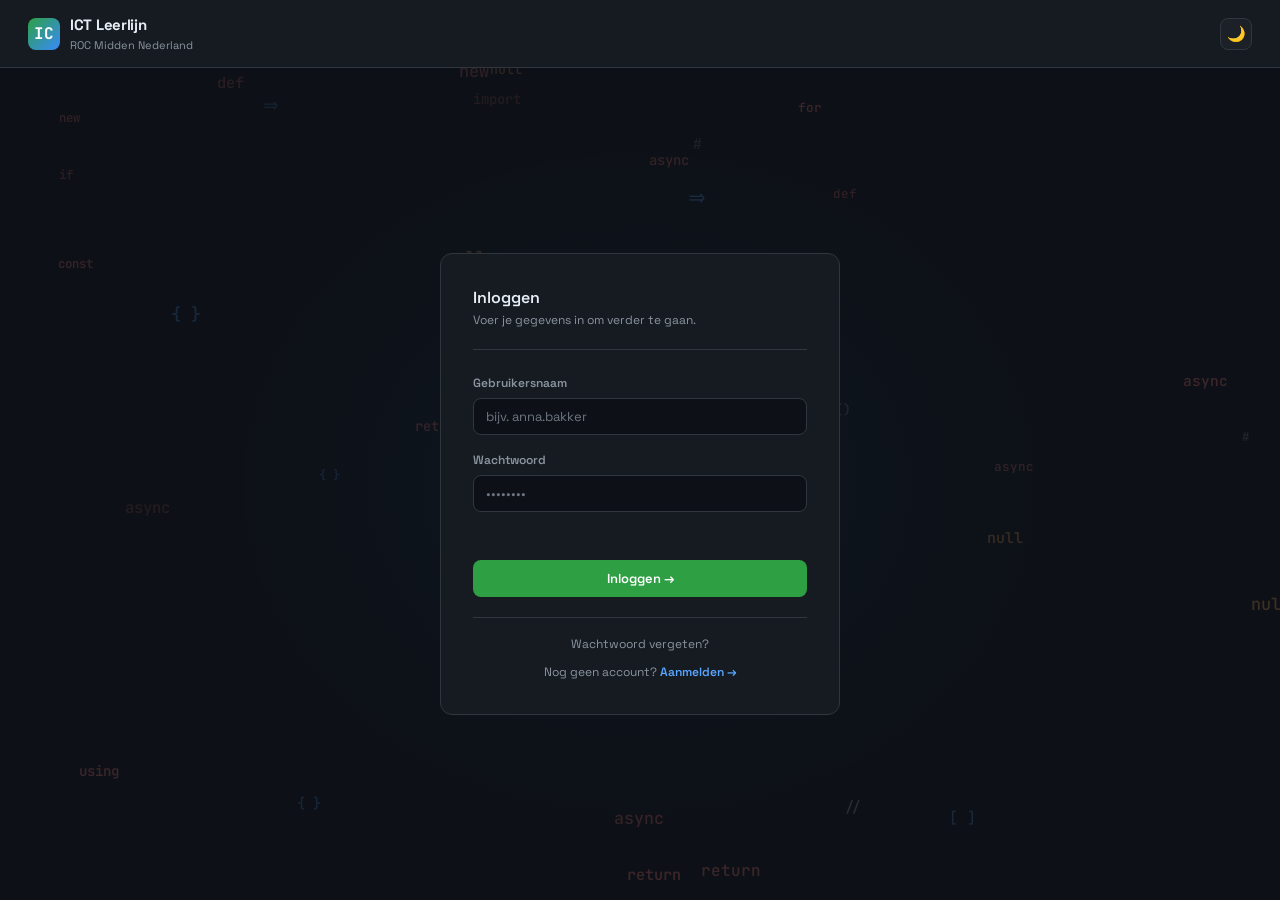
<file: index.html>
<!DOCTYPE html>
<html lang="nl" data-theme="dark">
<head>
  <meta charset="UTF-8">
  <meta name="viewport" content="width=device-width, initial-scale=1.0">
  <title>ICT Leerlijn — ROC Midden Nederland</title>
  <link rel="stylesheet" href="css/main.css">
</head>
<body>

<!-- ══════════════════════════════
     LOGIN SCREEN
     ══════════════════════════════ -->
<div id="login-screen" class="login-screen">

  <canvas id="loginCanvas" class="login-canvas"></canvas>

  <!-- Topbar — identical structure to the app topbar -->
  <div class="login-topbar">
    <div class="login-topbar-brand">
      <div class="brand-icon">IC</div>
      <div>
        <div class="brand-name">ICT Leerlijn</div>
        <div class="brand-sub">ROC Midden Nederland</div>
      </div>
    </div>
    <button class="notif-btn theme-btn" id="loginThemeToggle" title="Wissel thema" onclick="toggleTheme()">🌙</button>
  </div>

  <!-- Centered area — one card visible at a time -->
  <div class="login-body">

    <!-- ── View: Inloggen ── -->
    <div class="login-card" id="lv-login">
      <div class="login-card-header">
        <div class="page-title">Inloggen</div>
        <div class="page-sub">Voer je gegevens in om verder te gaan.</div>
      </div>
      <form class="login-form" onsubmit="handleLogin(event)">
        <div class="login-field-group">
          <label class="login-label" for="loginName">Gebruikersnaam</label>
          <input class="login-input" type="text" id="loginName"
                 placeholder="bijv. anna.bakker" autocomplete="username" />
        </div>
        <div class="login-field-group">
          <label class="login-label" for="loginPass">Wachtwoord</label>
          <input class="login-input" type="password" id="loginPass"
                 placeholder="••••••••" autocomplete="current-password" />
        </div>
        <div class="login-error" id="loginError"></div>
        <button class="btn btn-primary login-btn" type="submit">Inloggen →</button>
      </form>
      <div class="login-links">
        <button class="login-link" onclick="showLoginView('forgot')">Wachtwoord vergeten?</button>
        <button class="login-link" onclick="showLoginView('register')">Nog geen account? <strong>Aanmelden →</strong></button>
      </div>
    </div>

    <!-- ── View: Wachtwoord vergeten ── -->
    <div class="login-card" id="lv-forgot" style="display:none">
      <div class="login-card-header">
        <div class="page-title">Wachtwoord vergeten</div>
        <div class="page-sub">Voer je e-mailadres in. Je ontvangt een resetlink.</div>
      </div>
      <form class="login-form" onsubmit="handleForgot(event)" id="forgotForm">
        <div class="login-field-group">
          <label class="login-label" for="forgotField">E-mailadres</label>
          <input class="login-input" type="email" id="forgotField"
                 placeholder="bijv. anna@roc.nl" autocomplete="email" />
        </div>
        <div class="login-error" id="forgotError"></div>
        <div class="login-success" id="forgotSuccess" style="display:none">
          ✅ Als dit account bestaat, ontvang je binnenkort een e-mail met instructies.
        </div>
        <button class="btn btn-primary login-btn" type="submit" id="forgotBtn">Resetlink versturen →</button>
      </form>
      <div class="login-links">
        <button class="login-link" onclick="showLoginView('login')">← Terug naar inloggen</button>
      </div>
    </div>

    <!-- ── View: Account aanmaken ── -->
    <div class="login-card" id="lv-register" style="display:none">
      <div class="login-card-header">
        <div class="page-title">Account aanmaken</div>
        <div class="page-sub">Maak een account aan om te beginnen met leren.</div>
      </div>
      <form class="login-form" onsubmit="handleRegister(event)">
        <div class="login-field-group">
          <label class="login-label" for="regUsername">Gebruikersnaam</label>
          <input class="login-input" type="text" id="regUsername"
                 placeholder="Minimaal 4 tekens" autocomplete="username" />
          <div class="field-hint" id="hintUsername"></div>
        </div>
        <div class="login-field-group">
          <label class="login-label" for="regEmail">E-mailadres</label>
          <input class="login-input" type="email" id="regEmail"
                 placeholder="bijv. anna@roc.nl" autocomplete="email" />
          <div class="field-hint" id="hintEmail"></div>
        </div>
        <div class="login-field-group">
          <label class="login-label" for="regPass">Wachtwoord</label>
          <input class="login-input" type="password" id="regPass"
                 placeholder="Minimaal 9 tekens" autocomplete="new-password" />
          <div class="field-hint" id="hintPassLen"></div>
        </div>
        <div class="login-field-group">
          <label class="login-label" for="regPass2">Wachtwoord bevestigen</label>
          <input class="login-input" type="password" id="regPass2"
                 placeholder="Herhaal wachtwoord" autocomplete="new-password" />
          <div class="field-hint" id="hintPass"></div>
        </div>
        <div class="login-error" id="registerError"></div>
        <button class="btn btn-primary login-btn" type="submit">Account aanmaken →</button>
      </form>
      <div class="login-links">
        <button class="login-link" onclick="showLoginView('login')">← Terug naar inloggen</button>
      </div>
    </div>

  </div>

</div>

<div class="app-layout" id="app-layout" style="display:none">

  <!-- Sidebar is loaded dynamically by js/sidebar.js -->
  <div id="sidebar-mount"></div>

  <!-- ══════════════════════════════
       MAIN CONTENT
       ══════════════════════════════ -->
  <main class="main">

    <!-- Top bar -->
    <div class="topbar">
      <div>
        <div class="page-title" id="pageTitle">Dashboard</div>
        <div class="page-sub"   id="pageSub">Welkom terug!</div>
      </div>
      <div class="topbar-right">
        <div class="streak-badge" id="streakBadge" style="display:none"></div>
        <button class="notif-btn theme-btn" id="themeToggle" title="Wissel thema" onclick="toggleTheme()">🌙</button>
        <div class="notif-wrap">
          <button class="notif-btn" title="Meldingen" onclick="toggleNotifMenu()">🔔<span class="notif-badge" id="notifBadge" style="display:none">0</span></button>
          <div class="avatar-menu notif-menu" id="notifMenu">
            <div class="notif-menu-head"><span>Meldingen</span></div>
            <div class="notif-list" id="notifList"><div class="notif-empty">Geen meldingen</div></div>
          </div>
        </div>
        <div class="avatar-wrap">
          <div class="user-avatar" id="topbarAvatar" style="width:32px;height:32px;font-size:12px;cursor:pointer;"
               onclick="toggleAvatarMenu()">ST</div>
          <div class="avatar-menu" id="avatarMenu">
            <div class="avatar-menu-info">
              <div class="avatar-menu-name" id="avatarMenuName">Studentnaam</div>
              <div class="avatar-menu-sub" id="avatarMenuSub">student</div>
            </div>
            <div class="avatar-menu-divider"></div>
            <button class="avatar-menu-item" style="color:var(--text)" onclick="showAccount()">Mijn account</button>
            <button class="avatar-menu-item" style="color:var(--text)" onclick="showXPOverview()">XP overzicht</button>
            <div class="avatar-menu-divider"></div>
            <button class="avatar-menu-item" onclick="handleLogout()">Uitloggen</button>
          </div>
        </div>
      </div>
    </div>

    <div class="content">

      <!-- ╔══════════════════════════
           ║  DASHBOARD VIEW
           ╚══════════════════════════ -->
      <div class="view active" id="view-dashboard">

        <!-- Welcome row -->
        <div class="dash-top-row">

          <!-- Welcome banner -->
          <div class="dash-welcome">
            <div class="welcome-left">
              <h2 class="welcome-title">Verder gaan waar je gebleven bent?</h2>
              <p class="welcome-sub" id="welcomeSub">Kies een cursus hieronder om te beginnen.</p>
            </div>
            <div class="welcome-right">
              <button class="btn btn-primary btn-continue" id="continueBtn">
                <span class="continue-label">Verder leren</span>
                <span class="continue-detail" id="continueDest"></span>
                <span class="continue-arrow">→</span>
              </button>
            </div>
          </div>

        </div>

        <!-- Stat cards -->
        <div class="stats-grid">
          <div class="stat-card" id="xpStatCard">
            <!-- Filled by js/app.js renderXPCard() -->
          </div>
          <div class="stat-card">
            <div class="stat-icon">✅</div>
            <div class="stat-value">18</div>
            <div class="stat-label">Lessen voltooid</div>
            <div class="stat-trend">van 62 totaal</div>
          </div>
          <div class="stat-card notif-card" id="notifCard">
            <div class="notif-card-head">
              <span>🔔 Meldingen</span>
              <span class="notif-card-head-right">
                <span class="notif-card-count" id="notifCardCount"></span>
                <button class="notif-card-more" onclick="Notifications.openModal()" title="Alle meldingen tonen">⤢</button>
              </span>
            </div>
            <div class="notif-card-list" id="notifCardList"><div class="notif-empty">Geen meldingen</div></div>
          </div>
          <div class="stat-card" id="streakStatCard">
            <!-- Filled by js/app.js renderStreakCard() once me.php returns -->
          </div>
        </div>

        <!-- Course cards -->
        <div class="section-title">
          Actieve cursussen <span>— klik om te openen</span>
        </div>
        <div class="courses-grid" id="coursesGrid">
          <!-- Built by js/app.js → buildDashboard() -->
        </div>

      </div><!-- /view-dashboard -->

      <!-- ╔══════════════════════════
           ║  ACCOUNT VIEW
           ╚══════════════════════════ -->
      <div class="view" id="view-account">
        <div class="account-card">
          <div class="account-avatar" id="accountAvatar"></div>
          <div class="account-name"   id="accountName"></div>
          <div class="account-email-field">
            <label class="account-email-label">E-mail</label>
            <input class="account-email-input" id="accountEmail" type="email"
                   placeholder="Klik om in te stellen" readonly>
          </div>
        </div>
      </div><!-- /view-account -->

      <!-- ╔══════════════════════════
           ║  XP OVERVIEW VIEW
           ╚══════════════════════════ -->
      <div class="view" id="view-xp">
        <div class="xp-overview">
          <div class="xp-overview-header">
            <div>
              <div class="page-title">XP overzicht</div>
              <div class="page-sub">Bekijk je verdiende en openstaande XP per pagina.</div>
            </div>
            <button class="btn btn-ghost" onclick="showDashboard()">← Dashboard</button>
          </div>

          <div class="xp-summary-grid" id="xpSummaryGrid">
            <!-- Filled by js/app.js renderXPOverview() -->
          </div>

          <div class="xp-filter-row">
            <label class="xp-filter-pill">
              <input type="checkbox" id="xpOnlyOpen">
              <span>Alleen pagina's met openstaande XP</span>
            </label>
            <label class="xp-filter-pill">
              <input type="checkbox" id="xpOnlyEarned">
              <span>Alleen verdiende XP</span>
            </label>
          </div>

          <div class="xp-table-wrap">
            <table class="xp-table" id="xpTable">
              <thead>
                <tr>
                  <th>Cursus</th>
                  <th>Pagina</th>
                  <th class="num">Verdiend</th>
                  <th class="num">Totaal</th>
                  <th class="num">Open</th>
                  <th></th>
                </tr>
              </thead>
              <tbody id="xpTableBody"></tbody>
            </table>
            <div class="xp-empty" id="xpEmpty" style="display:none">
              Geen pagina's om te tonen.
            </div>
          </div>
        </div>
      </div><!-- /view-xp -->

      <!-- ╔══════════════════════════
           ║  COURSE VIEW
           ╚══════════════════════════ -->
      <div class="view" id="view-course">

        <!-- Header -->
        <div class="course-view-header">
          <div class="course-view-icon" id="courseViewIcon"></div>
          <div>
            <div class="page-title" id="courseViewTitle"></div>
            <div class="page-sub"   id="courseViewSub"></div>
          </div>
          <button class="btn btn-ghost" style="margin-left:auto" onclick="showDashboard()">← Dashboard</button>
        </div>

        <!-- Two-column body -->
        <div class="course-view-body">

          <!-- Left: page + section list -->
          <div class="course-view-left">
            <div class="course-view-progress-bar">
              <div class="course-view-progress-fill" id="courseViewFill"></div>
            </div>
            <div class="course-view-list" id="courseViewList"></div>
          </div>

          <!-- Right: description panel -->
          <div class="course-view-right">
            <div class="panel-card">
              <div class="panel-title">Over deze cursus</div>
              <div class="course-view-desc" id="courseViewDesc"></div>
            </div>
          </div>

        </div>
      </div><!-- /view-course -->

      <!-- ╔══════════════════════════
           ║  LESSON VIEW
           ╚══════════════════════════ -->
      <div class="view" id="view-lesson">

        <!-- Lesson header -->
        <div class="lesson-view-header">
          <div style="flex:1">
            <div class="lesson-breadcrumb" id="lessonBreadcrumb">
              Python <span>›</span> Les
            </div>
            <div class="lesson-title" id="lessonTitle">Les titel</div>
            <div class="lesson-meta">
              <div class="lesson-tag type-lesson" id="lessonTypeTag">Les</div>
              <div class="lesson-duration" id="lessonDuration">⏱ ~15 min</div>
              <div class="lesson-xp" id="lessonXP">+0 XP</div>
            </div>
          </div>
          <button class="btn btn-ghost" id="btnPrev" style="display:none">← Vorige</button>
          <button class="btn btn-ghost" id="viewToggleBtn" onclick="toggleView()">Switch to full view</button>
          <button class="btn btn-ghost" onclick="showDashboard()">← Dashboard</button>
        </div>

        <!-- Two-column layout -->
        <div class="lesson-body">

          <!-- Main content (loaded dynamically) -->
          <div class="lesson-main-col">
            <div class="lesson-content" id="lessonContent">
              <!-- Loaded by loadLessonContent() -->
            </div>
            <div id="nextPageNav"></div>
          </div>

        </div>

      </div><!-- /view-lesson -->

    </div><!-- /content -->
  </main>
</div><!-- /app-layout -->

<script src="js/notifications.js?v=3"></script>
<script type="module" src="js/app.js?v=7"></script>

<!-- ── Email change modal ─────────────────────── -->
<div class="notif-modal-overlay" id="notifModalOverlay" onclick="if(event.target===this)Notifications.closeModal()">
  <div class="notif-modal-box">
    <div class="notif-modal-head">
      <span>Meldingen</span>
      <button class="notif-modal-close" onclick="Notifications.closeModal()" aria-label="Sluiten">✕</button>
    </div>
    <div class="notif-list" id="notifModalList"><div class="notif-empty">Geen meldingen</div></div>
  </div>
</div>

<div class="email-modal-overlay" id="emailChangeModal">
  <!-- Step 1: confirm old → new -->
  <div class="email-modal-box" id="emailModalStep1">
    <div class="email-modal-title">E-mailadres wijzigen?</div>
    <div class="email-modal-sub">Controleer de wijziging hieronder.</div>
    <div class="email-modal-change">
      <span class="email-modal-old" id="emailModalOld"></span>
      <span class="email-modal-arrow">→</span>
      <span class="email-modal-new" id="emailModalNew"></span>
    </div>
    <div class="email-modal-actions">
      <button class="btn btn-ghost" onclick="closeEmailModal()">Annuleren</button>
      <button class="btn btn-primary" onclick="emailModalNext()">Bevestigen →</button>
    </div>
  </div>

  <!-- Step 2: password confirm -->
  <div class="email-modal-box" id="emailModalStep2" style="display:none">
    <div class="email-modal-title">Bevestig met je wachtwoord</div>
    <div class="email-modal-sub">Voer je wachtwoord in om de wijziging op te slaan.</div>
    <input class="email-modal-pass" id="emailModalPass" type="password"
           placeholder="Wachtwoord" onkeydown="if(event.key==='Enter')emailModalConfirm()">
    <div class="email-modal-error" id="emailModalError"></div>
    <div class="email-modal-actions">
      <button class="btn btn-ghost" onclick="closeEmailModal()">Annuleren</button>
      <button class="btn btn-primary" id="emailModalSaveBtn" onclick="emailModalConfirm()">Opslaan</button>
    </div>
  </div>
</div>

</body>
</html>
</file>
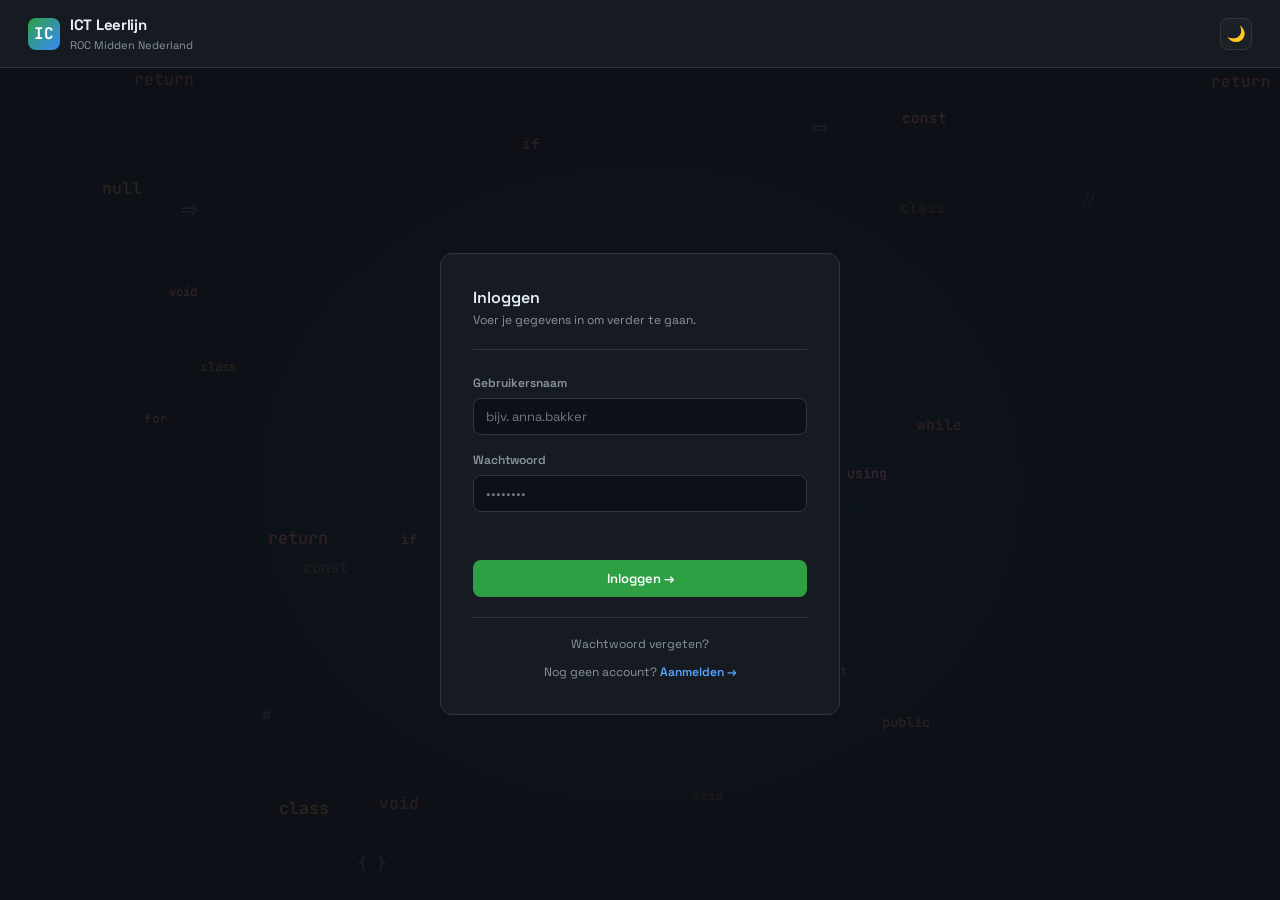
<file: AccountManager.html>
<!DOCTYPE html>
<html lang="nl" data-theme="dark">
<head>
  <meta charset="UTF-8">
  <meta name="viewport" content="width=device-width, initial-scale=1.0">
  <title>Admin Account Manager — ICT Leerlijn</title>
  <link rel="stylesheet" href="css/main.css">
  <script src="js/notifications.js?v=3"></script>
  <style>
    /* ── Layout ── */
    button { cursor:pointer; }
    input,select,textarea { font-family:'Space Grotesk',sans-serif; }
    html { overflow-y:scroll; } /* prevent scrollbar shift */
    body { display:flex; flex-direction:column; min-height:100vh; }

    /* ── Topbar ── */
    .topbar {
      padding:12px 24px; border-bottom:1px solid var(--border);
      display:flex; align-items:center; gap:12px;
      background:var(--bg2); flex-shrink:0; position:sticky; top:0; z-index:10;
    }
    .topbar-brand { display:flex; align-items:center; gap:8px; }
    .brand-chip { background:var(--purple); color:#fff; font-size:10px; font-weight:700; padding:2px 7px; border-radius:4px; letter-spacing:.5px; }
    .topbar-title { font-size:15px; font-weight:600; }
    .topbar-sub { font-size:12px; color:var(--text2); }
    .topbar-right { margin-left:auto; display:flex; align-items:center; gap:8px; }

    /* ── Buttons ── */
    .btn { padding:7px 14px; border-radius:var(--radius); font-size:13px; font-weight:500; border:none; transition:all .15s; cursor:pointer; }
    .btn-primary { background:var(--accent); color:#fff; }
    .btn-primary:hover { background:var(--accent2); }
    .btn-ghost { background:var(--bg4); color:var(--text2); border:1px solid var(--border); }
    .btn-ghost:hover { color:var(--text); border-color:var(--border2); }
    .btn-danger { background:rgba(248,81,73,.1); color:var(--red); border:1px solid rgba(248,81,73,.2); }
    .btn-danger:hover { background:rgba(248,81,73,.2); }
    .btn-sm { padding:4px 10px; font-size:12px; }
    .btn-nav { width:160px; text-align:center; display:inline-block; }
    .btn-icon { width:28px; height:28px; padding:0; display:inline-flex; align-items:center; justify-content:center; line-height:1; font-size:12px; }
    .btn-warn { background:rgba(227,179,65,.1); color:var(--yellow); border:1px solid rgba(227,179,65,.2); }
    .btn-warn:hover { background:rgba(227,179,65,.2); }

    .notif-btn {
      width:34px; height:34px; border-radius:8px; border:1px solid var(--border);
      background:var(--bg3); display:inline-flex; align-items:center; justify-content:center;
      font-size:15px; color:var(--text2); transition:all .15s; cursor:pointer;
    }
    .notif-btn:hover { background:var(--bg4); color:var(--text); border-color:var(--border2); }
    .theme-btn { font-size:15px !important; }

    /* ── Main content ── */
    .page-content { flex:1; padding:24px 28px; max-width:1200px; margin:0 auto; width:100%; }

    /* ── Stats row ── */
    .stats-row { display:flex; gap:16px; margin-bottom:24px; flex-wrap:wrap; }
    .stat-box {
      flex:1; min-width:160px; background:var(--bg2); border:1px solid var(--border);
      border-radius:var(--radius2); padding:16px 20px;
    }
    .stat-label { font-size:11px; color:var(--text3); text-transform:uppercase; letter-spacing:.5px; font-weight:600; margin-bottom:4px; }
    .stat-value { font-size:24px; font-weight:700; }
    .stat-value.green { color:var(--accent2); }
    .stat-value.blue { color:var(--blue2); }
    .stat-value.orange { color:var(--orange); }
    .stat-value.red { color:var(--red); }

    /* ── Filter bar ── */
    .filter-bar { display:flex; gap:10px; margin-bottom:20px; align-items:center; flex-wrap:wrap; }
    .filter-input {
      padding:7px 12px; border-radius:var(--radius); border:1px solid var(--border);
      background:var(--bg3); color:var(--text); font-size:13px; min-width:220px;
    }
    .filter-input:focus { outline:none; border-color:var(--blue); }
    .filter-select {
      padding:7px 12px; border-radius:var(--radius); border:1px solid var(--border);
      background:var(--bg3); color:var(--text); font-size:13px;
    }
    .filter-select:focus { outline:none; border-color:var(--blue); }

    /* ── Student table ── */
    .student-table-wrap {
      background:var(--bg2); border:1px solid var(--border);
      border-radius:var(--radius2); overflow:hidden;
    }
    .student-table { width:100%; border-collapse:collapse; table-layout:fixed; }
    .student-table th {
      text-align:left; padding:10px 16px; font-size:11px; font-weight:600;
      color:var(--text3); text-transform:uppercase; letter-spacing:.5px;
      background:var(--bg3); border-bottom:1px solid var(--border);
    }
    .student-table td {
      padding:12px 16px; font-size:13px; border-bottom:1px solid var(--border);
      vertical-align:middle;
    }
    .student-table tr:last-child td { border-bottom:none; }
    .student-table tr:hover td { background:var(--bg3); }

    /* ── Role badge ── */
    .role-badge {
      font-size:10px; font-weight:600; padding:2px 8px; border-radius:4px;
      text-transform:uppercase; letter-spacing:.3px; display:inline-block;
    }
    .role-badge.Superadmin { background:rgba(188,140,255,.15); color:var(--purple2); }
    .role-badge.Teacher { background:rgba(56,139,253,.15); color:var(--blue2); }
    .role-badge.User { background:rgba(46,160,67,.15); color:var(--accent2); }

    /* ── Status dot ── */
    .status-dot { width:8px; height:8px; border-radius:50%; display:inline-block; margin-right:6px; }
    .status-dot.active { background:var(--accent2); }
    .status-dot.inactive { background:var(--red); }

    /* ── Course chips ── */
    .course-chips {
      display:flex; gap:4px; flex-wrap:wrap;
      max-height:54px; overflow-y:auto; align-content:flex-start;
      scrollbar-width:thin; scrollbar-color:var(--border2) transparent;
    }
    .course-chips::-webkit-scrollbar { width:6px; }
    .course-chips::-webkit-scrollbar-thumb { background:var(--border2); border-radius:3px; }
    .course-chips::-webkit-scrollbar-track { background:transparent; }
    .course-chip {
      font-size:10px; font-weight:600; padding:2px 8px; border-radius:4px;
      font-family:'JetBrains Mono',monospace; letter-spacing:.3px;
      display:inline-flex; align-items:center; gap:4px; flex-shrink:0;
    }
    .course-chip .chip-remove {
      cursor:pointer; opacity:.5; font-size:11px; margin-left:2px;
      transition:opacity .12s;
    }
    .course-chip .chip-remove:hover { opacity:1; }
    .course-chip.c-python { background:rgba(56,139,253,.15); color:var(--blue2); }
    .course-chip.c-js     { background:rgba(227,179,65,.15); color:var(--yellow); }
    .course-chip.c-java   { background:rgba(247,129,102,.15); color:var(--orange); }
    .course-chip.c-unity  { background:rgba(188,140,255,.15); color:var(--purple2); }
    .course-chip.c-vr     { background:rgba(63,185,80,.15); color:var(--accent2); }
    .course-chip.c-math   { background:rgba(139,148,158,.15); color:var(--text2); }

    /* ── Progress bar mini ── */
    .progress-mini { display:flex; align-items:center; gap:8px; }
    .progress-mini-bar { flex:1; height:6px; background:var(--bg4); border-radius:3px; min-width:60px; overflow:hidden; }
    .progress-mini-fill { height:100%; border-radius:3px; transition:width .3s; }
    .progress-mini-label { font-size:11px; color:var(--text2); white-space:nowrap; min-width:40px; }

    /* ── Expanded row ── */
    .expand-row td { padding:0 !important; border-bottom:1px solid var(--border); }
    .expand-content {
      padding:16px 24px 20px; background:var(--bg3);
      display:none; animation:slideDown .2s ease;
    }
    .expand-content.open { display:block; }
    @keyframes slideDown { from { opacity:0; transform:translateY(-8px); } to { opacity:1; transform:translateY(0); } }

    .expand-section-title { font-size:12px; font-weight:600; color:var(--text2); margin-bottom:10px; text-transform:uppercase; letter-spacing:.5px; }

    .enroll-grid { display:flex; gap:8px; flex-wrap:wrap; margin-bottom:16px; }
    .enroll-card {
      padding:8px 14px; border-radius:var(--radius); border:1px solid var(--border);
      background:var(--bg2); font-size:12px; cursor:pointer; transition:all .15s;
      display:flex; align-items:center; gap:8px;
    }
    .enroll-card:hover { border-color:var(--blue); }
    .enroll-card.enrolled { border-color:var(--accent); background:rgba(46,160,67,.06); }
    .enroll-icon {
      width:24px; height:24px; border-radius:6px; display:flex; align-items:center; justify-content:center;
      font-size:9px; font-weight:800; font-family:'JetBrains Mono',monospace;
      background:var(--bg4); color:var(--text);
    }
    .enroll-card.enrolled .enroll-check { color:var(--accent2); }

    /* ── Progress detail ── */
    .progress-detail-grid { display:grid; grid-template-columns:repeat(auto-fill, minmax(220px, 1fr)); gap:10px; }
    .progress-card {
      padding:12px 14px; border-radius:var(--radius); border:1px solid var(--border);
      background:var(--bg2);
    }
    .progress-card-title { font-size:12px; font-weight:600; margin-bottom:8px; display:flex; align-items:center; gap:6px; }
    .progress-card-icon {
      font-size:9px; font-weight:800; font-family:'JetBrains Mono',monospace;
      padding:2px 5px; border-radius:3px; background:var(--bg4);
    }
    .progress-card-stats { font-size:11px; color:var(--text2); margin-top:6px; }

    /* ── Empty state ── */
    .empty-state { text-align:center; padding:60px 20px; color:var(--text3); }
    .empty-icon { font-size:36px; margin-bottom:12px; opacity:.4; }
    .empty-text { font-size:14px; }

    /* ── Toast ── */
    .toast {
      position:fixed; bottom:24px; right:24px; padding:12px 20px;
      background:var(--bg2); border:1px solid var(--accent); border-radius:var(--radius);
      font-size:13px; color:var(--text); box-shadow:0 8px 24px rgba(0,0,0,.4);
      transform:translateY(80px); opacity:0; transition:all .25s ease; z-index:100;
    }
    .toast.show { transform:translateY(0); opacity:1; }

    .app-content.hidden { display:none; }

    /* ── Tabs ── */
    .tabs { display:flex; gap:4px; margin-bottom:18px; border-bottom:1px solid var(--border); }
    .tab {
      padding:9px 18px; font-size:13px; font-weight:500; color:var(--text2);
      background:transparent; border:none; cursor:pointer; border-bottom:2px solid transparent;
      transition:all .15s; margin-bottom:-1px;
    }
    .tab:hover { color:var(--text); }
    .tab.active { color:var(--accent); border-bottom-color:var(--accent); }
    .view { display:none; }
    .view.active { display:block; }

    /* ── Bulk action bar ── */
    .bulk-bar {
      display:none; align-items:center; gap:12px; padding:10px 16px; margin-bottom:14px;
      background:var(--bg2); border:1px solid var(--accent); border-radius:var(--radius);
      animation:slideDown .15s ease;
    }
    .bulk-bar.show { display:flex; }
    .bulk-count { font-size:13px; font-weight:600; color:var(--accent); }
    .bulk-spacer { flex:1; }

    /* ── Checkbox cell ── */
    .row-check, .head-check { width:14px; height:14px; cursor:pointer; accent-color:var(--accent); }
    .check-cell { text-align:center; }

    /* ── Modal ── */
    .modal-overlay {
      position:fixed; inset:0; background:rgba(0,0,0,.55); z-index:200;
      display:none; align-items:center; justify-content:center; padding:20px;
    }
    .modal-overlay.open { display:flex; }
    .modal {
      background:var(--bg2); border:1px solid var(--border); border-radius:var(--radius2);
      width:100%; max-width:520px; max-height:80vh; display:flex; flex-direction:column;
      box-shadow:0 24px 48px rgba(0,0,0,.5);
    }
    .modal-header {
      padding:16px 20px; border-bottom:1px solid var(--border);
      display:flex; align-items:center; gap:10px;
    }
    .modal-title { font-size:15px; font-weight:600; flex:1; }
    .modal-close {
      width:28px; height:28px; border-radius:6px; border:none; background:transparent;
      color:var(--text2); font-size:18px; cursor:pointer; line-height:1;
    }
    .modal-close:hover { background:var(--bg4); color:var(--text); }
    .modal-search { padding:12px 20px; border-bottom:1px solid var(--border); }
    .modal-search input {
      width:100%; padding:8px 12px; border-radius:var(--radius);
      border:1px solid var(--border); background:var(--bg3); color:var(--text);
      font-size:13px;
    }
    .modal-search input:focus { outline:none; border-color:var(--blue); }
    .modal-body { padding:8px 12px; overflow-y:auto; flex:1; }
    .modal-row {
      display:flex; align-items:center; gap:10px; padding:8px 10px; border-radius:var(--radius);
      cursor:pointer; transition:background .12s;
    }
    .modal-row:hover { background:var(--bg3); }
    .modal-row .enroll-icon { width:22px; height:22px; }
    .modal-row .row-name { flex:1; font-size:13px; }
    .modal-row .row-sub { font-size:11px; color:var(--text3); }
    .modal-empty { padding:24px; text-align:center; color:var(--text3); font-size:12px; }
    .modal-footer {
      padding:10px 20px; border-top:1px solid var(--border);
      display:flex; justify-content:space-between; align-items:center;
      font-size:11px; color:var(--text3);
    }

    /* ── Per-cursus view ── */
    .course-picker {
      display:grid; grid-template-columns:repeat(auto-fill, minmax(180px, 1fr));
      gap:10px; margin-bottom:20px;
    }
    .course-picker-card {
      padding:14px; border-radius:var(--radius2); border:1px solid var(--border);
      background:var(--bg2); cursor:pointer; transition:all .15s;
      display:flex; align-items:center; gap:10px;
    }
    .course-picker-card:hover { border-color:var(--blue); }
    .course-picker-card.active { border-color:var(--accent); background:rgba(46,160,67,.06); }
    .course-picker-icon {
      width:34px; height:34px; border-radius:8px; display:flex; align-items:center; justify-content:center;
      font-size:11px; font-weight:800; font-family:'JetBrains Mono',monospace;
      background:var(--bg4); color:var(--text); flex-shrink:0;
    }
    .course-picker-meta { min-width:0; }
    .course-picker-name { font-size:13px; font-weight:600; overflow:hidden; text-overflow:ellipsis; white-space:nowrap; }
    .course-picker-count { font-size:11px; color:var(--text3); margin-top:2px; }

    .course-detail { background:var(--bg2); border:1px solid var(--border); border-radius:var(--radius2); overflow:hidden; }
    .course-detail-header { padding:14px 20px; border-bottom:1px solid var(--border); display:flex; align-items:center; gap:12px; }
    .course-detail-icon {
      width:36px; height:36px; border-radius:8px; display:flex; align-items:center; justify-content:center;
      font-size:12px; font-weight:800; font-family:'JetBrains Mono',monospace;
      background:var(--bg4); color:var(--text);
    }
    .course-detail-title { font-size:15px; font-weight:600; }
    .course-detail-sub { font-size:12px; color:var(--text2); margin-top:2px; }
    .course-detail-search { padding:12px 20px; border-bottom:1px solid var(--border); display:flex; gap:10px; align-items:center; }
    .course-detail-search input {
      flex:1; padding:7px 12px; border-radius:var(--radius);
      border:1px solid var(--border); background:var(--bg3); color:var(--text); font-size:13px;
    }
    .course-detail-search input:focus { outline:none; border-color:var(--blue); }
    .course-detail-list { max-height:60vh; overflow-y:auto; }
    .course-detail-row {
      display:flex; align-items:center; gap:12px; padding:10px 20px;
      border-bottom:1px solid var(--border); cursor:pointer; transition:background .12s;
    }
    .course-detail-row:hover { background:var(--bg3); }
    .course-detail-row:last-child { border-bottom:none; }
    .course-detail-row.enrolled { background:rgba(46,160,67,.04); }
    .course-detail-row .row-name { flex:1; font-size:13px; }
    .course-detail-row .row-name strong { font-weight:600; }
    .course-detail-row .row-email { font-size:11px; color:var(--text3); margin-top:2px; }
    .course-empty {
      padding:60px 20px; text-align:center; color:var(--text3);
      background:var(--bg2); border:1px solid var(--border); border-radius:var(--radius2);
    }

    /* ── Bulk modal preview ── */
    .bulk-section-label {
      font-size:11px; font-weight:600; color:var(--text3); text-transform:uppercase;
      letter-spacing:.5px; margin-bottom:8px;
    }
    .bulk-preview-summary { font-size:13px; color:var(--text); margin-bottom:8px; }
    .bulk-preview-skip {
      font-size:12px; color:var(--text3); margin-top:8px; padding:6px 10px;
      background:var(--bg3); border-radius:var(--radius); border:1px dashed var(--border);
    }
    .bulk-preview-groups {
      display:flex; flex-direction:column; gap:10px; max-height:320px; overflow-y:auto;
    }
    .bulk-preview-group {
      border:1px solid var(--border); border-radius:var(--radius); background:var(--bg3);
      overflow:hidden;
    }
    .bulk-preview-group-header {
      display:flex; align-items:center; gap:8px; padding:8px 12px;
      background:var(--bg4); border-bottom:1px solid var(--border);
    }
    .bulk-preview-group-header .enroll-icon { width:22px; height:22px; flex-shrink:0; }
    .bulk-preview-group-header strong { font-size:13px; flex:1; }
    .bulk-preview-group-header .group-count {
      font-size:11px; color:var(--text3); font-weight:600;
    }
    .bulk-preview-students {
      display:grid; grid-template-columns:1fr 1fr; gap:4px 12px; padding:10px 12px;
    }
    .bulk-preview-students span {
      font-size:12px; color:var(--text); font-weight:500; padding:2px 0;
      overflow:hidden; text-overflow:ellipsis; white-space:nowrap;
    }
    .bulk-preview-skip-wrap {
      margin-top:12px; padding:10px 12px;
      background:var(--bg3); border-radius:var(--radius); border:1px dashed var(--border);
      opacity:.75;
    }
    .bulk-preview-skip-wrap .bulk-preview-group { background:var(--bg2); }
    .bulk-preview-skip-wrap .bulk-preview-students span {
      color:var(--text3); font-weight:400;
    }
    .bulk-preview-skip-wrap .bulk-preview-group-header strong { color:var(--text2); font-weight:500; }
    button:disabled { opacity:.45; cursor:not-allowed; }
  </style>
</head>
<body>

  <!-- ── App content (hidden until auth check) ── -->
  <div class="app-content hidden" id="appContent">

  <!-- Topbar -->
  <div class="topbar">
    <div class="topbar-brand">
      <div class="brand-chip">SUPER ADMIN</div>
      <div>
        <div class="topbar-title">AccountManagement</div>
        <div class="topbar-sub">Studentenbeheer, cursuskoppelingen en voortgang</div>
      </div>
    </div>
    <div class="topbar-right">
      <a href="./admin.html" class="btn btn-primary btn-sm btn-nav">Lesontwerper</a>
      <a href="./HomeworkManager" class="btn btn-ghost btn-sm btn-nav">Huiswerkbeheer</a>
      <a href="./" class="btn btn-ghost btn-sm btn-nav">Studentenview</a>
      <button class="notif-btn theme-btn" id="themeToggle" onclick="toggleTheme()" title="Wissel thema">🌙</button>
      <div class="notif-wrap">
        <button class="notif-btn" title="Meldingen" onclick="toggleNotifMenu()">🔔<span class="notif-badge" id="notifBadge" style="display:none">0</span></button>
        <div class="avatar-menu notif-menu" id="notifMenu">
          <div class="notif-menu-head"><span>Meldingen</span></div>
          <div class="notif-list" id="notifList"><div class="notif-empty">Geen meldingen</div></div>
        </div>
      </div>
      <div class="avatar-wrap">
        <div class="user-avatar" id="topbarAvatar" style="width:32px;height:32px;font-size:12px;cursor:pointer;"
             onclick="toggleAvatarMenu()">??</div>
        <div class="avatar-menu" id="avatarMenu">
          <div class="avatar-menu-info">
            <div class="avatar-menu-name" id="avatarMenuName">—</div>
            <div class="avatar-menu-sub" id="avatarMenuSub">admin</div>
          </div>
          <div class="avatar-menu-divider"></div>
          <button class="avatar-menu-item" onclick="window.location='./'">Naar studentenview</button>
          <div class="avatar-menu-divider"></div>
          <button class="avatar-menu-item" onclick="handleLogout()">Uitloggen</button>
        </div>
      </div>
    </div>
  </div>

  <!-- Main content -->
  <div class="page-content">

    <!-- Stats -->
    <div class="stats-row" id="statsRow">
      <div class="stat-box"><div class="stat-label">Totaal accounts</div><div class="stat-value" id="statTotal">—</div></div>
      <div class="stat-box"><div class="stat-label">Studenten actief</div><div class="stat-value green" id="statActive">—</div></div>
      <div class="stat-box"><div class="stat-label">Docenten</div><div class="stat-value blue" id="statDocent">—</div></div>
      <div class="stat-box"><div class="stat-label">Inactief</div><div class="stat-value red" id="statInactive">—</div></div>
    </div>

    <!-- Tabs -->
    <div class="tabs">
      <button class="tab active" data-view="students" onclick="switchView('students')">Per student</button>
      <button class="tab" data-view="courses" onclick="switchView('courses')">Per cursus</button>
    </div>

    <!-- ─────────── PER STUDENT VIEW ─────────── -->
    <div class="view active" id="viewStudents">

      <!-- Filters -->
      <div class="filter-bar">
        <input type="text" class="filter-input" id="searchInput" placeholder="Zoek op gebruikersnaam of e-mail...">
        <select class="filter-select" id="roleFilter">
          <option value="">Alle rollen</option>
          <option value="User">Student</option>
          <option value="Teacher">Docent</option>
          <option value="Superadmin">Super Admin</option>
        </select>
        <select class="filter-select" id="statusFilter">
          <option value="">Alle statussen</option>
          <option value="1">Actief</option>
          <option value="0">Inactief</option>
        </select>
        <select class="filter-select" id="courseFilter">
          <option value="">Alle cursussen</option>
        </select>
      </div>

      <!-- Bulk action bar -->
      <div class="bulk-bar" id="bulkBar">
        <span class="bulk-count" id="bulkCount">0 geselecteerd</span>
        <button class="btn btn-primary btn-sm" onclick="openBulkModal()">Cursussen wijzigen</button>
        <span class="bulk-spacer"></span>
        <button class="btn btn-ghost btn-sm" onclick="clearSelection()">Deselecteer</button>
      </div>

      <!-- Table -->
      <div class="student-table-wrap">
        <table class="student-table">
          <thead>
            <tr>
              <th class="check-cell" style="width:32px;"><input type="checkbox" class="head-check" id="headCheck" onchange="toggleAllVisible(this.checked)"></th>
              <th style="width:14%;">Gebruiker</th>
              <th style="width:22%;">E-mail</th>
              <th style="width:10%;">Rol</th>
              <th style="width:10%;">Status</th>
              <th style="width:22%;">Cursussen</th>
              <th style="width:12%;">Lid sinds</th>
              <th style="width:130px;">Acties</th>
            </tr>
          </thead>
          <tbody id="studentTableBody">
            <tr><td colspan="8" class="empty-state"><div class="empty-icon">&#128269;</div><div class="empty-text">Laden...</div></td></tr>
          </tbody>
        </table>
      </div>
    </div>

    <!-- ─────────── PER CURSUS VIEW ─────────── -->
    <div class="view" id="viewCourses">
      <div class="course-picker" id="coursePicker"></div>
      <div id="courseDetailWrap">
        <div class="course-empty">Kies een cursus hierboven om studenten te beheren.</div>
      </div>
    </div>

  </div>

  <!-- ─────────── BULK COURSE PICKER MODAL ─────────── -->
  <div class="modal-overlay" id="bulkModal" onclick="if(event.target===this)closeBulkModal()">
    <div class="modal" style="max-width:560px;">
      <div class="modal-header">
        <span class="modal-title">Cursussen wijzigen</span>
        <button class="modal-close" onclick="closeBulkModal()" title="Sluiten">&times;</button>
      </div>
      <div class="modal-body" style="padding:16px 20px;">
        <div class="bulk-section-label" id="bulkModalIntro">— student(en) geselecteerd. Kies één of meer cursussen:</div>
        <div id="bulkModalCourses"></div>
      </div>
      <div class="modal-footer" style="gap:8px;">
        <button class="btn btn-ghost btn-sm" onclick="closeBulkModal()">Annuleer</button>
        <span class="bulk-spacer"></span>
        <button class="btn btn-primary btn-sm" id="bulkUnenrollBtn" onclick="openBulkConfirm('unenroll')" disabled>Schrijf uit</button>
        <button class="btn btn-primary btn-sm" id="bulkEnrollBtn" onclick="openBulkConfirm('enroll')" disabled>Schrijf in</button>
      </div>
    </div>
  </div>

  <!-- ─────────── BULK CONFIRM MODAL (preview affected students) ─────────── -->
  <div class="modal-overlay" id="bulkConfirmModal" onclick="if(event.target===this)closeBulkConfirm()">
    <div class="modal" style="max-width:640px;">
      <div class="modal-header">
        <span class="modal-title" id="bulkConfirmTitle">Bevestig wijzigingen</span>
        <button class="modal-close" onclick="closeBulkConfirm()" title="Sluiten">&times;</button>
      </div>
      <div class="modal-body" style="padding:16px 20px;">
        <div id="bulkConfirmPreview"></div>
      </div>
      <div class="modal-footer">
        <button class="btn btn-ghost btn-sm" onclick="closeBulkConfirm()">Terug</button>
        <button class="btn btn-primary btn-sm" id="bulkConfirmBtn" onclick="confirmBulk()">Bevestig</button>
      </div>
    </div>
  </div>

  <!-- ─────────── COURSE MODAL (per student) ─────────── -->
  <div class="modal-overlay" id="courseModal" onclick="if(event.target===this)closeCourseModal()">
    <div class="modal">
      <div class="modal-header">
        <span class="modal-title" id="courseModalTitle">Cursussen beheren</span>
        <button class="modal-close" onclick="closeCourseModal()" title="Sluiten">&times;</button>
      </div>
      <div class="modal-search">
        <input type="text" id="courseModalSearch" placeholder="Zoek cursus…">
      </div>
      <div class="modal-body" id="courseModalBody"></div>
      <div class="modal-footer">
        <span id="courseModalCount">—</span>
        <button class="btn btn-ghost btn-sm" onclick="closeCourseModal()">Klaar</button>
      </div>
    </div>
  </div>

  <!-- Toast -->
  <div class="toast" id="toast"></div>

  </div><!-- /app-content -->

<script>
/* ── State ── */
let DATA = { accounts:[], enrollments:[], progress:[], totals:[] };
let allCourses = [];
let currentView = 'students';                 // 'students' | 'courses'
let selectedStudents = new Set();             // usernames checked in bulk
let modalUser = null;                         // username currently open in course modal
let modalSearch = '';
let activeCourseId = null;                    // selected course in Per cursus view
let courseDetailSearch = '';
let bulkMode = null;                          // 'enroll' | 'unenroll' while bulk modal open
let bulkPickedCourses = new Set();            // course ids checked in bulk modal
let TEACHER_SCOPE = null;                     // null = superadmin (no restrictions), { courses:[], students:[] } = docent

/* ── Theme ── */
(function(){const t=localStorage.getItem("ict-theme")||"dark";applyTheme(t);})();
function toggleTheme(){const c=document.documentElement.dataset.theme||"dark";const n=c==="dark"?"light":"dark";applyTheme(n);localStorage.setItem("ict-theme",n);}
function applyTheme(t){
  document.documentElement.dataset.theme=t;
  const icon=t==="dark"?"🌙":"☀️";
  document.querySelectorAll(".theme-btn").forEach(b=>b.textContent=icon);
}

/* ── Avatar menu ── */
function toggleAvatarMenu() {
  document.getElementById("avatarMenu").classList.toggle("open");
}
function handleLogout() {
  sessionStorage.removeItem("ict_user");
  sessionStorage.removeItem("ict_email");
  window.location = "./";
}
document.addEventListener("click", (e) => {
  const wrap = document.querySelector(".avatar-wrap");
  if (wrap && !wrap.contains(e.target)) {
    document.getElementById("avatarMenu").classList.remove("open");
  }
});

/* ── Auth check — redirect to index.html if not logged in or wrong role ── */
let ADMIN_USER = null;

(async function checkAuth() {
  const username = sessionStorage.getItem("ict_user");

  // Not logged in at all — redirect to index login
  if (!username) {
    window.location.href = "./";
    return;
  }

  // Verify role via API
  try {
    const res = await fetch("api/me.php?username=" + encodeURIComponent(username));
    if (!res.ok) { window.location.href = "./"; return; }
    const data = await res.json();

    if (data.role !== "Superadmin" && data.role !== "Teacher") {
      window.location.href = "./";
      return;
    }

    ADMIN_USER = data.username;

    // Store teacher scope for Teachers
    if (data.role === 'Teacher') {
      TEACHER_SCOPE = {
        courses:  data.courses  || [],
        students: data.students || []
      };
    }

    document.getElementById("appContent").classList.remove("hidden");

    // Brand chip reflects role
    const chip = document.querySelector('.brand-chip');
    if (chip) chip.textContent = data.role === 'Superadmin' ? 'SUPER ADMIN' : 'ADMIN';

    // Populate avatar
    const ini = data.username.substring(0,2).toUpperCase();
    document.getElementById("topbarAvatar").textContent = ini;
    document.getElementById("avatarMenuName").textContent = data.username;
    document.getElementById("avatarMenuSub").textContent = data.role;
    if (window.Notifications) Notifications.init(data.username);
    init();
  } catch {
    window.location.href = "./";
  }
})();

/* ── Init ── */
async function init() {
  const [accRes, courseRes] = await Promise.all([
    fetch('api/accounts.php').then(r => r.json()),
    fetch('api/courses.php?username=' + encodeURIComponent(ADMIN_USER)).then(r => r.json())
  ]);
  DATA = accRes;
  allCourses = courseRes;
  populateCourseFilter();
  render();
}

function populateCourseFilter() {
  const sel = document.getElementById('courseFilter');
  while (sel.options.length > 1) sel.remove(1);
  allCourses.forEach(c => {
    const opt = document.createElement('option');
    opt.value = c.id;
    opt.textContent = c.name;
    sel.appendChild(opt);
  });
}

/* ── Helpers ── */
function getUserEnrollments(username) {
  return DATA.enrollments.filter(e => e.username === username);
}

function getUserProgress(username) {
  return DATA.progress.filter(p => p.username === username);
}

function getCourseTotalPages(courseId) {
  const t = DATA.totals.find(t => t.course_id == courseId);
  return t ? parseInt(t.total) : 0;
}

function getOverallProgress(username) {
  const enrollments = getUserEnrollments(username);
  if (enrollments.length === 0) return { completed: 0, total: 0, pct: 0 };
  let completed = 0, total = 0;
  enrollments.forEach(e => {
    const courseTotal = getCourseTotalPages(e.course_id);
    total += courseTotal;
    const prog = DATA.progress.find(p => p.username === username && p.course_id == e.course_id);
    if (prog) completed += parseInt(prog.completed || 0);
  });
  return { completed, total, pct: total > 0 ? Math.round((completed / total) * 100) : 0 };
}

function formatDate(str) {
  if (!str) return '—';
  const d = new Date(str);
  return d.toLocaleDateString('nl-NL', { day:'2-digit', month:'short', year:'numeric' });
}

/* ── Role display label (Dutch) for the stored role tokens ── */
function roleLabel(role) {
  return { User: 'Student', Teacher: 'Docent', Superadmin: 'Super Admin' }[role] || role || 'Student';
}

/* ── Scope helpers ── */
function isStudentVisible(account) {
  if (!TEACHER_SCOPE) return true; // superadmin sees all
  if (account.role !== 'User') return true; // docents/admins always visible
  // Student visible if: in one of my courses OR is my mentored student
  const enrollments = getUserEnrollments(account.username);
  const inMyCourse = enrollments.some(e => TEACHER_SCOPE.courses.includes(Number(e.course_id)));
  const isMyStudent = TEACHER_SCOPE.students.includes(account.username);
  return inMyCourse || isMyStudent;
}

function canManageCourse(courseId) {
  if (!TEACHER_SCOPE) return true; // superadmin
  return TEACHER_SCOPE.courses.includes(Number(courseId));
}

/* ── Filtering ── */
function getFiltered() {
  const search = document.getElementById('searchInput').value.toLowerCase();
  const role = document.getElementById('roleFilter').value;
  const status = document.getElementById('statusFilter').value;
  const course = document.getElementById('courseFilter').value;

  return DATA.accounts.filter(a => {
    // Teacher scope
    if (!isStudentVisible(a)) return false;
    if (search && !a.username.toLowerCase().includes(search) && !a.email.toLowerCase().includes(search)) return false;
    if (role && a.role !== role) return false;
    if (status !== '' && String(a.active) !== status) return false;
    if (course) {
      const enrolled = getUserEnrollments(a.username);
      if (!enrolled.some(e => e.course_id == course)) return false;
    }
    return true;
  });
}

/* ── Render ── */
function render() {
  updateStats();
  if (currentView === 'students') {
    renderTable(getFiltered());
    renderBulkBar();
  } else {
    renderCoursePicker();
    renderCourseDetail();
  }
}

function updateStats() {
  const all = DATA.accounts;
  document.getElementById('statTotal').textContent = all.length;
  document.getElementById('statActive').textContent = all.filter(a => a.active == 1 && a.role === 'User').length;
  document.getElementById('statDocent').textContent = all.filter(a => a.role === 'Teacher' || a.role === 'Superadmin').length;
  document.getElementById('statInactive').textContent = all.filter(a => a.active == 0).length;
}

function renderTable(filtered) {
  const tbody = document.getElementById('studentTableBody');
  if (filtered.length === 0) {
    tbody.innerHTML = '<tr><td colspan="8" class="empty-state"><div class="empty-icon">&#128269;</div><div class="empty-text">Geen accounts gevonden</div></td></tr>';
    syncHeadCheck(filtered);
    return;
  }

  let html = '';
  filtered.forEach(a => {
    const enrollments = getUserEnrollments(a.username);
    const isChecked  = selectedStudents.has(a.username);

    html += `<tr class="student-row" data-username="${a.username}">
      <td class="check-cell"><input type="checkbox" class="row-check" ${isChecked?'checked':''} onchange="toggleSelect('${a.username}', this.checked)"></td>
      <td><strong>${a.username}</strong></td>
      <td style="color:var(--text2);font-size:12px;">${a.email}</td>
      <td><span class="role-badge ${a.role}">${roleLabel(a.role)}</span></td>
      <td><span class="status-dot ${a.active==1?'active':'inactive'}"></span>${a.active==1?'Actief':'Inactief'}</td>
      <td><div class="course-chips">${enrollments.map(e =>
        `<span class="course-chip ${e.course_color}">${e.course_icon}</span>`
      ).join('')}${enrollments.length === 0 ? '<span style="font-size:11px;color:var(--text3);">—</span>' : ''}</div></td>
      <td style="font-size:12px;color:var(--text2);">${formatDate(a.created_at)}</td>
      <td>
        <button class="btn btn-ghost btn-sm" style="margin-right:4px;" onclick="openCourseModal('${a.username}')" title="Cursussen beheren">Cursussen</button>
        ${!TEACHER_SCOPE ? (a.active == 1
          ? `<button class="btn btn-danger btn-sm btn-icon" onclick="toggleActive('${a.username}',0)" title="Deactiveer">&#10005;</button>`
          : `<button class="btn btn-primary btn-sm btn-icon" onclick="toggleActive('${a.username}',1)" title="Activeer">&#10003;</button>`)
          : ''
        }
      </td>
    </tr>`;
  });

  tbody.innerHTML = html;
  syncHeadCheck(filtered);
}

function syncHeadCheck(filtered) {
  const head = document.getElementById('headCheck');
  if (!head) return;
  const visible = filtered.map(a => a.username);
  if (visible.length === 0) { head.checked = false; head.indeterminate = false; return; }
  const sel = visible.filter(u => selectedStudents.has(u)).length;
  head.checked = sel === visible.length;
  head.indeterminate = sel > 0 && sel < visible.length;
}

/* ── Bulk bar ── */
function renderBulkBar() {
  const bar = document.getElementById('bulkBar');
  const n = selectedStudents.size;
  if (n === 0) { bar.classList.remove('show'); return; }
  bar.classList.add('show');
  document.getElementById('bulkCount').textContent = `${n} geselecteerd`;
}

function toggleSelect(username, checked) {
  if (checked) selectedStudents.add(username); else selectedStudents.delete(username);
  renderBulkBar();
  syncHeadCheck(getFiltered());
}

function toggleAllVisible(checked) {
  const filtered = getFiltered();
  filtered.forEach(a => {
    if (checked) selectedStudents.add(a.username); else selectedStudents.delete(a.username);
  });
  render();
}

function clearSelection() {
  selectedStudents.clear();
  render();
}

/* ── Bulk modals (3-step flow: pick courses → preview affected → confirm) ── */
function openBulkModal() {
  if (selectedStudents.size === 0) return;
  bulkMode = null;
  bulkPickedCourses.clear();
  document.getElementById('bulkModal').classList.add('open');
  renderBulkPicker();
}

function closeBulkModal() {
  bulkPickedCourses.clear();
  document.getElementById('bulkModal').classList.remove('open');
}

function toggleBulkCourse(courseId, checked) {
  if (checked) bulkPickedCourses.add(String(courseId));
  else bulkPickedCourses.delete(String(courseId));
  renderBulkPicker();
}

function renderBulkPicker() {
  document.getElementById('bulkModalIntro').textContent =
    `${selectedStudents.size} student(en) geselecteerd. Kies één of meer cursussen:`;

  const list = document.getElementById('bulkModalCourses');
  list.innerHTML = allCourses.map(c => {
    const checked = bulkPickedCourses.has(String(c.id));
    return `<label class="modal-row">
      <input type="checkbox" class="row-check" ${checked?'checked':''} onchange="toggleBulkCourse('${c.id}', this.checked)">
      <div class="enroll-icon">${c.icon}</div>
      <div class="row-name">${c.name}</div>
    </label>`;
  }).join('');

  const hasPick = bulkPickedCourses.size > 0;
  document.getElementById('bulkEnrollBtn').disabled = !hasPick;
  document.getElementById('bulkUnenrollBtn').disabled = !hasPick;
}

function bulkPlannedChanges() {
  // Returns { changes: [{username, courseId, courseName, courseIcon}], skipped: [{...}] }
  const users = [...selectedStudents];
  const changes = [], skipped = [];
  bulkPickedCourses.forEach(cidStr => {
    const course = allCourses.find(c => String(c.id) === cidStr);
    if (!course) return;
    users.forEach(u => {
      const enrolled = DATA.enrollments.some(e => e.username === u && String(e.course_id) === cidStr);
      const item = { username: u, courseId: cidStr, courseName: course.name, courseIcon: course.icon };
      if (bulkMode === 'enroll') {
        if (enrolled) skipped.push(item); else changes.push(item);
      } else {
        if (enrolled) changes.push(item); else skipped.push(item);
      }
    });
  });
  return { changes, skipped };
}

function openBulkConfirm(mode) {
  if (bulkPickedCourses.size === 0) return;
  bulkMode = mode;
  document.getElementById('bulkConfirmModal').classList.add('open');
  renderBulkConfirm();
}

function closeBulkConfirm() {
  bulkMode = null;
  document.getElementById('bulkConfirmModal').classList.remove('open');
}

function renderBulkConfirm() {
  const isEnroll = bulkMode === 'enroll';
  document.getElementById('bulkConfirmTitle').textContent =
    isEnroll ? 'Bevestig: studenten inschrijven' : 'Bevestig: studenten uitschrijven';

  const { changes, skipped } = bulkPlannedChanges();
  const verb = isEnroll ? 'wordt ingeschreven' : 'wordt uitgeschreven';
  const skipVerb = isEnroll ? 'al ingeschreven' : 'niet ingeschreven';

  const groupHtml = (group) => {
    const sortedUsers = [...group.users].sort((a,b) => a.localeCompare(b));
    return `<div class="bulk-preview-group">
      <div class="bulk-preview-group-header">
        <div class="enroll-icon">${group.icon}</div>
        <strong>${group.name}</strong>
        <span class="group-count">${group.users.length} student${group.users.length===1?'':'en'}</span>
      </div>
      <div class="bulk-preview-students">
        ${sortedUsers.map(u => `<span>${u}</span>`).join('')}
      </div>
    </div>`;
  };

  let html = '';
  if (changes.length === 0) {
    html += `<div class="bulk-preview-summary">Geen wijzigingen — iedereen is al ${isEnroll?'ingeschreven':'uitgeschreven'}.</div>`;
  } else {
    const byCourse = {};
    changes.forEach(ch => {
      (byCourse[ch.courseId] ??= { name: ch.courseName, icon: ch.courseIcon, users: [] }).users.push(ch.username);
    });
    html += `<div class="bulk-preview-summary"><strong>${changes.length}</strong> wijziging(en) — ${verb}:</div>`;
    html += `<div class="bulk-preview-groups">${Object.values(byCourse).map(groupHtml).join('')}</div>`;
  }
  if (skipped.length > 0) {
    const bySkipCourse = {};
    skipped.forEach(s => {
      (bySkipCourse[s.courseId] ??= { name: s.courseName, icon: s.courseIcon, users: [] }).users.push(s.username);
    });
    html += `<div class="bulk-preview-skip-wrap">
      <div class="bulk-section-label" style="margin-bottom:8px;">${skipped.length} overgeslagen (${skipVerb})</div>
      <div class="bulk-preview-groups">${Object.values(bySkipCourse).map(groupHtml).join('')}</div>
    </div>`;
  }
  document.getElementById('bulkConfirmPreview').innerHTML = html;

  const btn = document.getElementById('bulkConfirmBtn');
  btn.disabled = changes.length === 0;
  btn.textContent = changes.length
    ? (isEnroll ? `Bevestig — schrijf ${changes.length} in` : `Bevestig — schrijf ${changes.length} uit`)
    : 'Bevestig';
  btn.className = 'btn btn-primary btn-sm';
}

async function confirmBulk() {
  const isEnroll = bulkMode === 'enroll';
  const { changes } = bulkPlannedChanges();
  if (changes.length === 0) return;
  const tasks = changes.map(ch => fetch('api/account_courses.php', {
    method: isEnroll ? 'POST' : 'DELETE',
    headers: { 'Content-Type': 'application/json' },
    body: JSON.stringify({ username: ch.username, course_id: ch.courseId })
  }));
  await Promise.all(tasks);
  closeBulkConfirm();
  closeBulkModal();
  await reloadData();
  showToast(`${changes.length} ${isEnroll?'inschrijving(en) toegevoegd':'inschrijving(en) verwijderd'}`);
}

/* ── View switching ── */
function switchView(view) {
  currentView = view;
  document.querySelectorAll('.tab').forEach(t => t.classList.toggle('active', t.dataset.view === view));
  document.getElementById('viewStudents').classList.toggle('active', view === 'students');
  document.getElementById('viewCourses').classList.toggle('active', view === 'courses');
  render();
}

/* ── Per-cursus view ── */
function getCourseEnrolledUsernames(courseId) {
  return DATA.enrollments.filter(e => e.course_id == courseId).map(e => e.username);
}

function renderCoursePicker() {
  const wrap = document.getElementById('coursePicker');
  const visibleCourses = TEACHER_SCOPE
    ? allCourses.filter(c => TEACHER_SCOPE.courses.includes(c.id))
    : allCourses;
  wrap.innerHTML = visibleCourses.map(c => {
    const count = getCourseEnrolledUsernames(c.id).length;
    const isActive = activeCourseId == c.id;
    return `<div class="course-picker-card ${isActive?'active':''}" onclick="selectCourse(${c.id})">
      <div class="course-picker-icon">${c.icon}</div>
      <div class="course-picker-meta">
        <div class="course-picker-name">${c.name}</div>
        <div class="course-picker-count">${count} student${count===1?'':'en'}</div>
      </div>
    </div>`;
  }).join('');
}

function selectCourse(courseId) {
  activeCourseId = courseId;
  courseDetailSearch = '';
  render();
}

function renderCourseDetail() {
  const wrap = document.getElementById('courseDetailWrap');
  if (!activeCourseId) {
    wrap.innerHTML = '<div class="course-empty">Kies een cursus hierboven om studenten te beheren.</div>';
    return;
  }
  const course = allCourses.find(c => c.id == activeCourseId);
  if (!course) { wrap.innerHTML = '<div class="course-empty">Cursus niet gevonden.</div>'; return; }
  const enrolled = new Set(getCourseEnrolledUsernames(activeCourseId));

  // Show only students by default; could expand later. Keep docents visible too.
  const search = courseDetailSearch.toLowerCase();
  const canManage = canManageCourse(activeCourseId);
  const candidates = DATA.accounts.filter(a => a.role === 'User' && a.active == 1)
    .filter(a => isStudentVisible(a))
    .filter(a => !search || a.username.toLowerCase().includes(search) || a.email.toLowerCase().includes(search))
    // Stable alphabetical order — toggling a checkbox must NOT reorder the list.
    .sort((a,b) => a.username.localeCompare(b.username));

  wrap.innerHTML = `
    <div class="course-detail">
      <div class="course-detail-header">
        <div class="course-detail-icon">${course.icon}</div>
        <div>
          <div class="course-detail-title">${course.name}</div>
          <div class="course-detail-sub">${enrolled.size} student${enrolled.size===1?'':'en'} ingeschreven</div>
        </div>
      </div>
      <div class="course-detail-search">
        <input type="text" id="courseDetailSearchInput" placeholder="Zoek student…" value="${escAttr(courseDetailSearch)}">
      </div>
      <div class="course-detail-list">
        ${candidates.length === 0
          ? '<div class="modal-empty">Geen studenten gevonden.</div>'
          : candidates.map(a => {
            const isEnrolled = enrolled.has(a.username);
            return `<label class="course-detail-row ${isEnrolled?'enrolled':''}" ${!canManage?'style="opacity:.5;pointer-events:none;" title="Je beheert deze cursus niet"':''}>
              <input type="checkbox" class="row-check" ${isEnrolled?'checked':''} ${!canManage?'disabled':''} onchange="toggleEnroll('${a.username}', ${activeCourseId}, ${isEnrolled})">
              <div>
                <div class="row-name"><strong>${a.username}</strong></div>
                <div class="row-email">${a.email}</div>
              </div>
            </label>`;
          }).join('')
        }
      </div>
    </div>
  `;
  const input = document.getElementById('courseDetailSearchInput');
  if (input) {
    input.addEventListener('input', (e) => {
      courseDetailSearch = e.target.value;
      // partial re-render of just the list
      renderCourseDetail();
      // restore focus + caret
      const ni = document.getElementById('courseDetailSearchInput');
      if (ni) { ni.focus(); ni.setSelectionRange(courseDetailSearch.length, courseDetailSearch.length); }
    });
  }
}

/* ── Course modal (per student) ── */
function openCourseModal(username) {
  modalUser = username;
  modalSearch = '';
  document.getElementById('courseModalTitle').textContent = `Cursussen voor ${username}`;
  document.getElementById('courseModalSearch').value = '';
  document.getElementById('courseModal').classList.add('open');
  renderCourseModalBody();
}

function closeCourseModal() {
  modalUser = null;
  document.getElementById('courseModal').classList.remove('open');
}

function renderCourseModalBody() {
  if (!modalUser) return;
  const enrolled = new Set(getUserEnrollments(modalUser).map(e => String(e.course_id)));
  const search = modalSearch.toLowerCase();
  const list = allCourses
    .filter(c => !search || c.name.toLowerCase().includes(search) || (c.icon||'').toLowerCase().includes(search))
    // Stable alphabetical order — toggling a checkbox must NOT reorder the list.
    .sort((a,b) => a.name.localeCompare(b.name));

  const body = document.getElementById('courseModalBody');
  body.innerHTML = list.length === 0
    ? '<div class="modal-empty">Geen cursussen gevonden.</div>'
    : list.map(c => {
      const isEnrolled = enrolled.has(String(c.id));
      const canManage = canManageCourse(c.id);
      return `<label class="modal-row" ${!canManage?'style="opacity:.5;pointer-events:none;" title="Je beheert deze cursus niet"':''}>
        <input type="checkbox" class="row-check" ${isEnrolled?'checked':''} ${!canManage?'disabled':''} onchange="toggleEnroll('${modalUser}', ${c.id}, ${isEnrolled})">
        <div class="enroll-icon">${c.icon}</div>
        <div class="row-name">${c.name}</div>
      </label>`;
    }).join('');
  document.getElementById('courseModalCount').textContent = `${enrolled.size} van ${allCourses.length} ingeschreven`;
}

function escAttr(s) { return (s||'').replace(/"/g,'&quot;'); }

/* ── Actions ── */
async function toggleActive(username, active) {
  await fetch('api/account_toggle.php', {
    method: 'POST',
    headers: { 'Content-Type': 'application/json' },
    body: JSON.stringify({ username, active })
  });
  const acc = DATA.accounts.find(a => a.username === username);
  if (acc) acc.active = active;
  render();
  showToast(`${username} is nu ${active ? 'actief' : 'inactief'}`);
}

async function toggleEnroll(username, courseId, isEnrolled) {
  const method = isEnrolled ? 'DELETE' : 'POST';
  await fetch('api/account_courses.php', {
    method,
    headers: { 'Content-Type': 'application/json' },
    body: JSON.stringify({ username, course_id: courseId })
  });
  await reloadData();
  if (modalUser) renderCourseModalBody();
  const course = allCourses.find(c => c.id == courseId);
  showToast(isEnrolled
    ? `${username} uitgeschreven uit ${course?.name}`
    : `${username} ingeschreven voor ${course?.name}`
  );
}

async function reloadData() {
  DATA = await fetch('api/accounts.php').then(r => r.json());
  render();
}

/* ── Toast ── */
function showToast(msg) {
  const t = document.getElementById('toast');
  t.textContent = msg;
  t.classList.add('show');
  setTimeout(() => t.classList.remove('show'), 2500);
}

/* ── Filter listeners ── */
document.getElementById('searchInput').addEventListener('input', render);
document.getElementById('roleFilter').addEventListener('change', render);
document.getElementById('statusFilter').addEventListener('change', render);
document.getElementById('courseFilter').addEventListener('change', render);

/* ── Modal search listener ── */
document.getElementById('courseModalSearch').addEventListener('input', (e) => {
  modalSearch = e.target.value;
  renderCourseModalBody();
});

/* ── Esc closes the topmost open modal ── */
document.addEventListener('keydown', (e) => {
  if (e.key !== 'Escape') return;
  if (document.getElementById('bulkConfirmModal').classList.contains('open')) closeBulkConfirm();
  else if (document.getElementById('bulkModal').classList.contains('open')) closeBulkModal();
  else if (modalUser) closeCourseModal();
});

/* ── Boot ── */
init();
</script>

</body>
</html>
</file>
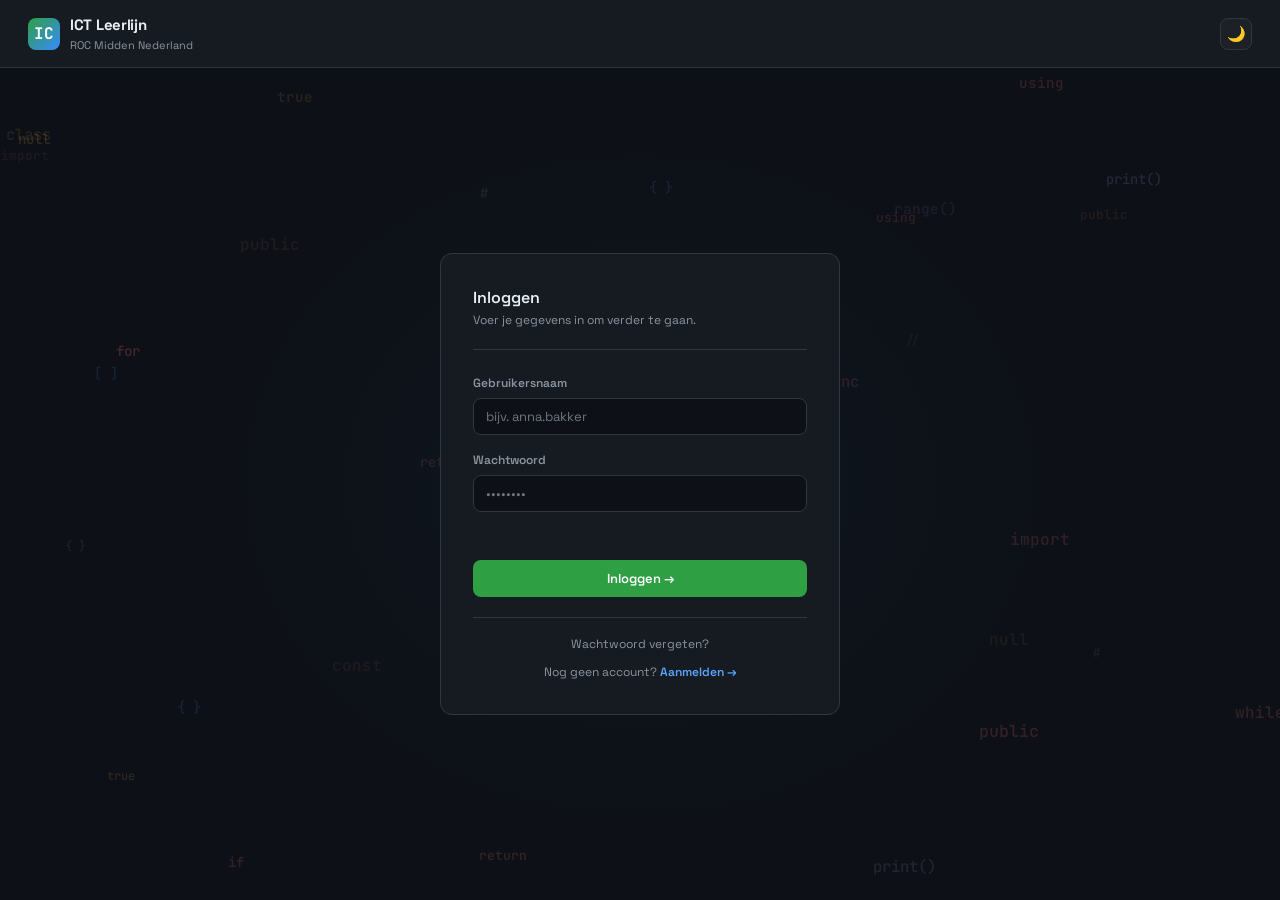
<file: admin.html>
<!DOCTYPE html>
<html lang="nl" data-theme="dark">
<head>
  <meta charset="UTF-8">
  <meta name="viewport" content="width=device-width, initial-scale=1.0">
  <title>Lesontwerper — ICT Leerlijn Admin</title>
  <link rel="stylesheet" href="css/main.css">
  <script src="js/notifications.js?v=3"></script>
  <style>
    /* ── Admin-specific overrides ── */
    button { cursor:pointer; }
    input,select,textarea { font-family:'Space Grotesk',sans-serif; }

    /* ── Layout ── */
    .admin-layout { display:flex; height:100vh; width:100%; overflow:hidden; }

    /* ── Left panel: structure ── */
    .structure-panel {
      width:280px; min-width:280px; background:var(--bg2);
      border-right:1px solid var(--border);
      display:flex; flex-direction:column;
      height:100vh; position:sticky; top:0; overflow:hidden;
    }
    .panel-header {
      padding:14px 18px; min-height:72px; border-bottom:1px solid var(--border);
      display:flex; align-items:center; justify-content:space-between; gap:10px; flex-shrink:0;
    }
    .panel-header-title {
      font-size:13px; font-weight:600; color:var(--text2); letter-spacing:.5px;
      text-transform:uppercase; line-height:1.35; min-width:0; overflow-wrap:anywhere;
    }
    #panelBackBtn { flex-shrink:0; }

    .structure-scroll { flex:1; overflow-y:auto; padding:8px 0; }
    .structure-scroll::-webkit-scrollbar { width:4px; }
    .structure-scroll::-webkit-scrollbar-thumb { background:var(--border2); border-radius:2px; }

    /* ── Right panel: editor ── */
    .editor-panel { flex:1; display:flex; flex-direction:column; overflow:hidden; min-width:0; }

    /* ── Topbar ── */
    .topbar {
      padding:12px 24px; border-bottom:1px solid var(--border);
      display:flex; align-items:center; gap:12px;
      background:var(--bg2); flex-shrink:0; position:sticky; top:0; z-index:60;
    }
    /* z-index 60: above the floating component palette (#floatingPreview, z:50) so
       the notification/avatar dropdowns that live in the topbar are never covered
       by editor content — but below the fixed modal overlays (z:100/200). */
    .topbar-brand { display:flex; align-items:center; gap:8px; }
    .brand-chip { background:var(--orange); color:#fff; font-size:10px; font-weight:700; padding:2px 7px; border-radius:4px; letter-spacing:.5px; }
    .topbar-title { font-size:15px; font-weight:600; }
    .topbar-sub { font-size:12px; color:var(--text2); }
    .topbar-right { margin-left:auto; display:flex; align-items:center; gap:8px; }

    /* ── Buttons ── */
    .btn { padding:7px 14px; border-radius:var(--radius); font-size:13px; font-weight:500; border:none; transition:all .15s; cursor:pointer; }
    .btn-primary { background:var(--accent); color:#fff; }
    .btn-primary:hover { background:var(--accent2); }
    .btn-ghost { background:var(--bg4); color:var(--text2); border:1px solid var(--border); }
    .btn-ghost:hover { color:var(--text); border-color:var(--border2); }
    .btn-danger { background:rgba(248,81,73,.1); color:var(--red); border:1px solid rgba(248,81,73,.2); }
    .btn-danger:hover { background:rgba(248,81,73,.2); }
    .btn-sm { padding:4px 10px; font-size:12px; }
    .btn-nav { width:160px; text-align:center; display:inline-block; }
    .btn-icon { width:28px; height:28px; padding:0; display:inline-flex; align-items:center; justify-content:center; font-size:14px; border-radius:6px; }
    .icon-btn { background:transparent; border:1px solid transparent; border-radius:6px; padding:4px 6px; font-size:13px; color:var(--text3); transition:all .15s; }
    .icon-btn:hover { background:var(--bg4); color:var(--text); border-color:var(--border); }

    /* ── Structure tree ── */
    .tree-row {
      display:flex; align-items:center; gap:6px;
      padding:5px 12px; cursor:pointer; transition:background .12s;
      position:relative; white-space:nowrap;
    }
    .tree-row:hover { background:var(--bg3); }
    .tree-row.active { background:var(--bg4); }

    /* Indentation levels */
    .tree-lvl-0 { padding-left:14px; }
    .tree-lvl-1 { padding-left:28px; }
    .tree-lvl-2 { padding-left:42px; }
    .tree-lvl-3 { padding-left:56px; }

    /* Subject row */
    .tree-row.tree-subject {
      font-size:11px; font-weight:700; color:var(--text2);
      letter-spacing:.8px; text-transform:uppercase;
      padding-top:10px; padding-bottom:4px; cursor:default;
    }
    .tree-row.tree-subject:hover { background:transparent; }

    /* Course row */
    .tree-row.tree-course { font-size:13px; font-weight:500; }
    .tree-course-icon {
      font-size:11px; font-weight:700; font-family:'JetBrains Mono',monospace;
      letter-spacing:.5px; flex-shrink:0; min-width:20px;
    }
    .tree-course-name { flex:1; overflow:hidden; text-overflow:ellipsis; }

    /* Page row */
    .tree-row.tree-page { font-size:12px; color:var(--text2); }
    .tree-row.tree-page.active .tree-page-name { color:var(--text); font-weight:500; }
    .tree-row.tree-section.active .tree-section-name { color:var(--accent); font-weight:500; }
    .tree-row.tree-section.active .tree-section-dash { color:var(--accent); }
    .tree-page-dot { width:5px; height:5px; border-radius:50%; background:var(--border2); flex-shrink:0; }
    .tree-row.tree-page.active .tree-page-dot { background:var(--blue); }
    .tree-page-name { flex:1; overflow:hidden; text-overflow:ellipsis; }
    .tree-page-type {
      font-size:9px; padding:1px 5px; border-radius:3px;
      font-family:'JetBrains Mono',monospace; flex-shrink:0;
    }

    /* Section row */
    .tree-row.tree-section { font-size:11px; color:var(--text3); }
    .tree-section-dash { color:var(--border2); flex-shrink:0; font-size:10px; }
    .tree-section-name { flex:1; overflow:hidden; text-overflow:ellipsis; }

    /* Hover add buttons */
    .tree-hover-add {
      display:none; position:absolute; right:8px; top:50%; transform:translateY(-50%);
      font-size:10px; color:var(--text3); background:var(--bg3);
      border:1px solid var(--border); border-radius:4px;
      padding:1px 6px; cursor:pointer; transition:all .12s;
      white-space:nowrap;
    }
    .tree-row:hover .tree-hover-add { display:inline-flex; }
    .tree-hover-add:hover { color:var(--accent2); border-color:var(--accent); background:var(--bg4); }

    /* ── Editor main area ── */
    .editor-main { flex:1; overflow-y:auto; }
    .editor-main::-webkit-scrollbar { width:6px; }
    .editor-main::-webkit-scrollbar-thumb { background:var(--border2); border-radius:3px; }

    /* ── Empty state ── */
    .empty-state {
      display:flex; flex-direction:column; align-items:center; justify-content:center;
      height:100%; min-height:400px; text-align:center; padding:40px;
    }
    .empty-icon { font-size:40px; margin-bottom:16px; opacity:.4; }
    .empty-title { font-size:16px; font-weight:600; margin-bottom:6px; }
    .empty-sub { font-size:13px; color:var(--text2); max-width:300px; }

    /* ── Course selection cards (main landing view) ── */
    .course-select-card {
      display: flex; align-items: center; gap: 14px;
      background: var(--bg2); border: 1px solid var(--border);
      border-radius: var(--radius2); padding: 14px 16px;
      cursor: pointer;
      transition: transform .14s, border-color .14s, box-shadow .14s, background .14s;
      position: relative; overflow: hidden;
    }
    .course-select-card::before {
      content: ""; position: absolute; inset: 0;
      background: linear-gradient(90deg, currentColor, transparent 45%);
      opacity: 0; transition: opacity .18s;
      pointer-events: none;
    }
    .course-select-card.c-python { color: rgba(56,139,253,.08); }
    .course-select-card.c-js     { color: rgba(227,179,65,.08); }
    .course-select-card.c-java   { color: rgba(247,129,102,.08); }
    .course-select-card.c-unity  { color: rgba(188,140,255,.08); }
    .course-select-card.c-vr     { color: rgba(63,185,80,.08); }
    .course-select-card.c-math   { color: rgba(139,148,158,.08); }
    .course-select-card:hover {
      transform: translateY(-2px);
      box-shadow: 0 8px 22px rgba(0,0,0,.24);
    }
    .course-select-card.c-python:hover { border-color: rgba(56,139,253,.6); }
    .course-select-card.c-js:hover     { border-color: rgba(227,179,65,.6); }
    .course-select-card.c-java:hover   { border-color: rgba(247,129,102,.6); }
    .course-select-card.c-unity:hover  { border-color: rgba(188,140,255,.6); }
    .course-select-card.c-vr:hover     { border-color: rgba(63,185,80,.6); }
    .course-select-card.c-math:hover   { border-color: rgba(139,148,158,.6); }
    .course-select-card:hover::before { opacity: 1; }

    .course-select-logo {
      width: 44px; height: 44px; border-radius: 10px;
      display: flex; align-items: center; justify-content: center;
      font-size: 15px; font-weight: 800;
      font-family: 'JetBrains Mono', monospace; letter-spacing: .5px;
      background: var(--bg3); color: var(--text);
      border: 1px solid var(--border);
      flex-shrink: 0; position: relative; z-index: 1;
      box-shadow: 0 2px 8px rgba(0,0,0,.18);
    }
    .course-select-logo.c-python { background: linear-gradient(135deg, #58a6ff, #1f6feb); color: #fff; border-color: rgba(56,139,253,.4); }
    .course-select-logo.c-js     { background: linear-gradient(135deg, #f2c94c, #d49000); color: #2b1f00; border-color: rgba(227,179,65,.5); }
    .course-select-logo.c-java   { background: linear-gradient(135deg, #ff9b6b, #d85c2c); color: #fff; border-color: rgba(247,129,102,.4); }
    .course-select-logo.c-unity  { background: linear-gradient(135deg, #d2a8ff, #8b5cf6); color: #fff; border-color: rgba(188,140,255,.4); }
    .course-select-logo.c-vr     { background: linear-gradient(135deg, #56d364, #2ea043); color: #fff; border-color: rgba(63,185,80,.4); }
    .course-select-logo.c-math   { background: linear-gradient(135deg, #a8b3bd, #6e7681); color: #fff; border-color: rgba(139,148,158,.4); }

    /* Color picker (new-course modal) */
    .color-row { display: flex; align-items: flex-end; gap: 10px; flex-wrap: wrap; }
    .color-presets { display: flex; gap: 7px; flex-wrap: wrap; }
    .color-swatch {
      width: 26px; height: 26px; border-radius: 7px; cursor: pointer;
      border: 2px solid transparent; transition: transform .12s, box-shadow .12s;
    }
    .color-swatch:hover { transform: scale(1.12); }
    .color-swatch.selected { outline: 2px solid var(--text); outline-offset: 2px; }

    /* "Eigen kleur" button — clicking it opens the OS color wheel */
    .color-custom-btn {
      position: relative; display: inline-flex; align-items: center; gap: 9px;
      padding: 6px 14px 6px 8px; border: 1px dashed var(--border2); border-radius: 10px;
      background: var(--bg3); cursor: pointer; transition: all .12s; user-select: none;
    }
    .color-custom-btn:hover { border-color: var(--blue); background: var(--bg4); }
    .color-custom-swatch {
      width: 26px; height: 26px; border-radius: 7px; flex-shrink: 0;
      border: 1px solid rgba(255,255,255,.25); box-shadow: inset 0 0 0 1px rgba(0,0,0,.2);
    }
    .color-custom-wrap { display: flex; flex-direction: column; gap: 5px; }
    .color-custom-title {
      font-size: 9.5px; font-weight: 700; color: var(--text3);
      letter-spacing: .5px; text-transform: uppercase; padding-left: 2px;
    }
    .color-hex {
      font-family: 'JetBrains Mono', monospace; font-size: 12px; color: var(--text);
    }
    .color-custom-btn input[type="color"] {
      position: absolute; inset: 0; width: 100%; height: 100%;
      opacity: 0; cursor: pointer; border: none; padding: 0;
    }
    .color-preview {
      margin-left: auto; width: 40px; height: 40px; border-radius: 9px;
      display: flex; align-items: center; justify-content: center;
      font-weight: 700; font-family: 'JetBrains Mono', monospace; font-size: 13px; color: #fff;
    }

    /* ── Subject group (heading + its courses, tinted container) ── */
    .subject-group {
      background: var(--bg2); border: 1px solid var(--border);
      border-radius: 14px; padding: 12px 14px 16px; margin-bottom: 18px;
      transition: border-color .15s;
    }
    .subject-group:hover { border-color: var(--border2); }
    .subject-courses-grid { display: grid; grid-template-columns: repeat(auto-fill, minmax(200px, 1fr)); gap: 12px; }

    /* ── Subject heading (clickable, shaded so it reads as a button) ── */
    .subject-heading {
      display: flex; align-items: center; gap: 10px; margin-bottom: 14px; padding: 9px 12px;
      font-size: 11px; font-weight: 700; color: var(--text2);
      letter-spacing: 1px; text-transform: uppercase; border-radius: 9px;
      background: var(--bg3); border: 1px solid var(--border);
    }
    .subject-heading.clickable { cursor: pointer; transition: all .12s; }
    .subject-heading.clickable:hover { color: var(--text); background: var(--bg4); border-color: var(--border2); }
    .subject-heading-count { font-weight: 500; letter-spacing: 0; text-transform: none; color: var(--text3); }
    .subject-heading-arrow { margin-left: auto; opacity: .5; transition: opacity .12s, transform .12s; }
    .subject-heading.clickable:hover .subject-heading-arrow { opacity: 1; transform: translateX(2px); }

    .subject-course-list { display: flex; flex-direction: column; gap: 10px; }
    .subject-course-row {
      display: flex; align-items: center; gap: 16px; padding: 14px 18px;
      border: 1px solid var(--border); border-radius: 12px; cursor: pointer;
      transition: transform .12s, border-color .12s, box-shadow .12s;
    }
    .subject-course-row:hover { transform: translateX(3px); box-shadow: 0 4px 16px rgba(0,0,0,.25); }
    .subject-course-logo {
      width: 46px; height: 46px; border-radius: 11px; flex-shrink: 0;
      display: flex; align-items: center; justify-content: center;
      font-weight: 700; font-family: 'JetBrains Mono', monospace; font-size: 15px; border: 1px solid transparent;
    }
    .subject-course-main { flex: 1; min-width: 0; }
    .subject-course-name { font-size: 16px; font-weight: 600; color: var(--text); margin-bottom: 5px; }
    .subject-course-stats { display: flex; flex-wrap: wrap; gap: 14px; font-size: 12px; color: var(--text3); }
    .subject-course-stats strong { color: var(--text); font-weight: 600; }
    .subject-course-stats .stat-pub strong { color: var(--accent2); }
    .subject-course-stats .stat-hidden strong { color: var(--text2); }
    .subject-course-stats .stat-draft strong { color: var(--orange2); }
    .subject-course-arrow { font-size: 18px; color: var(--text3); flex-shrink: 0; }
    .subject-course-row:hover .subject-course-arrow { color: var(--text); }

    /* ── Page status (concept ↔ actief) toggle ── */
    .page-status-row {
      display: flex; align-items: center; justify-content: space-between; gap: 16px;
      margin-top: 16px; padding-top: 14px; border-top: 1px solid var(--border);
    }
    .page-status-hint { font-size: 11px; color: var(--text3); max-width: 360px; line-height: 1.5; }
    .status-toggle {
      display: inline-flex; background: var(--bg3); border: 1px solid var(--border);
      border-radius: 8px; padding: 3px; gap: 3px; flex-shrink: 0;
    }
    .status-btn {
      font-size: 12px; font-weight: 600; padding: 6px 16px; border: none;
      background: transparent; color: var(--text3); border-radius: 6px; transition: all .12s;
    }
    .status-btn:hover { color: var(--text); }
    .status-btn.active { background: var(--bg); color: var(--text); box-shadow: 0 1px 3px rgba(0,0,0,.2); }
    .status-btn-pub.active { background: var(--accent2); color: #fff; box-shadow: none; }

    /* ── Version control (concept / live / archived) ── */
    .version-bar { margin-top: 16px; padding-top: 14px; border-top: 1px solid var(--border); }
    .ver-chips { display: flex; flex-wrap: wrap; gap: 6px; }
    .ver-chip {
      display: inline-flex; align-items: center; gap: 7px;
      font-size: 12px; font-weight: 600; padding: 6px 12px;
      background: var(--bg3); color: var(--text2);
      border: 1px solid var(--border); border-radius: 8px; transition: all .12s;
    }
    .ver-chip:hover { color: var(--text); border-color: var(--text3); }
    .ver-chip.active { background: var(--bg); color: var(--text); border-color: var(--accent2); }
    /* dot-in-ring status indicator */
    .ver-dot {
      width: 8px; height: 8px; border-radius: 50%; flex-shrink: 0;
      background: var(--text3); box-shadow: 0 0 0 2px rgba(255,255,255,.07);
    }
    .ver-live     .ver-dot { background: #2ecf6f; box-shadow: 0 0 0 2px rgba(46,207,111,.25); }
    .ver-concept  .ver-dot { background: #e0a52e; box-shadow: 0 0 0 2px rgba(224,165,46,.25); }
    .ver-archived .ver-dot { background: var(--text3); box-shadow: 0 0 0 2px rgba(255,255,255,.06); }
    .ver-actions { display: flex; flex-wrap: wrap; gap: 8px; margin-top: 12px; }
    .btn-pub { background: var(--accent2); color: #fff; border-color: var(--accent2); }
    .btn-pub:hover { filter: brightness(1.08); }
    .ver-chip-wrap { display: inline-flex; align-items: stretch; }
    .ver-chip-wrap:has(.ver-del) .ver-chip { border-radius: 8px 0 0 8px; }
    .ver-del {
      border: 1px solid var(--border); border-left: none; background: var(--bg3);
      color: var(--text3); font-size: 11px; padding: 0 9px; border-radius: 0 8px 8px 0;
      transition: all .12s; cursor: pointer;
    }
    .ver-del:hover { color: #fff; background: var(--red); border-color: var(--red); }
    .ver-visibility {
      display: flex; align-items: center; gap: 8px; margin-top: 12px; padding-top: 12px;
      border-top: 1px solid var(--border); font-size: 12px; color: var(--text2);
    }
    .ver-visibility .btn { margin-left: auto; }
    .ver-dot.vis-on  { background: #2ecf6f; box-shadow: 0 0 0 2px rgba(46,207,111,.25); }
    .ver-dot.vis-off { background: var(--text3); box-shadow: 0 0 0 2px rgba(255,255,255,.06); }

    .course-select-text { flex: 1; min-width: 0; position: relative; z-index: 1; }
    .course-select-name {
      font-size: 14px; font-weight: 600; color: var(--text);
      overflow: hidden; text-overflow: ellipsis; white-space: nowrap;
    }
    .course-select-count {
      font-size: 11px; color: var(--text3); margin-top: 2px;
    }
    .course-select-arrow {
      font-size: 16px; font-weight: 700; color: var(--text2);
      opacity: 0; transform: translateX(-4px);
      transition: opacity .15s, transform .15s;
      position: relative; z-index: 1;
    }
    .course-select-card:hover .course-select-arrow {
      opacity: 1; transform: translateX(0);
    }
    .course-select-card.c-python:hover .course-select-arrow { color: #58a6ff; }
    .course-select-card.c-js:hover     .course-select-arrow { color: #e3b341; }
    .course-select-card.c-java:hover   .course-select-arrow { color: #ff7b48; }
    .course-select-card.c-unity:hover  .course-select-arrow { color: #bc8cff; }
    .course-select-card.c-vr:hover     .course-select-arrow { color: #3fb950; }
    .course-select-card.c-math:hover   .course-select-arrow { color: #8b949e; }

    /* ── Course overview ── */
    .course-overview { padding: 32px 36px; max-width: 1200px; }
    .course-overview-header {
      margin-bottom: 28px;
      display: flex; align-items: center; gap: 18px;
    }
    .course-hero-logo {
      width: 64px; height: 64px; border-radius: 14px;
      display: flex; align-items: center; justify-content: center;
      font-size: 22px; font-weight: 800;
      font-family: 'JetBrains Mono', monospace;
      letter-spacing: .5px;
      background: var(--bg3); color: var(--text);
      border: 1px solid var(--border);
      flex-shrink: 0;
      box-shadow: 0 4px 14px rgba(0,0,0,.2);
    }
    .course-hero-logo.c-python { background: linear-gradient(135deg, #58a6ff, #1f6feb); color: #fff; border-color: rgba(56,139,253,.4); }
    .course-hero-logo.c-js     { background: linear-gradient(135deg, #f2c94c, #d49000); color: #2b1f00; border-color: rgba(227,179,65,.5); }
    .course-hero-logo.c-java   { background: linear-gradient(135deg, #ff9b6b, #d85c2c); color: #fff; border-color: rgba(247,129,102,.4); }
    .course-hero-logo.c-unity  { background: linear-gradient(135deg, #d2a8ff, #8b5cf6); color: #fff; border-color: rgba(188,140,255,.4); }
    .course-hero-logo.c-vr     { background: linear-gradient(135deg, #56d364, #2ea043); color: #fff; border-color: rgba(63,185,80,.4); }
    .course-hero-logo.c-math   { background: linear-gradient(135deg, #a8b3bd, #6e7681); color: #fff; border-color: rgba(139,148,158,.4); }
    .course-hero-text { flex: 1; min-width: 0; }
    .course-overview-eyebrow {
      font-size: 11px; color: var(--text3); letter-spacing: .6px;
      text-transform: uppercase; font-weight: 600; margin-bottom: 6px;
    }
    .course-subject-select {
      font-family: inherit; font-size: 11px; font-weight: 600; letter-spacing: .6px;
      text-transform: uppercase; color: var(--text3); cursor: pointer;
      background: var(--bg3); border: 1px solid var(--border); border-radius: 6px;
      padding: 2px 6px;
    }
    .course-subject-select:hover { color: var(--text); border-color: var(--border2); }
    .course-subject-select:focus { outline: none; border-color: var(--blue); }
    .course-overview-title {
      font-size: 28px; font-weight: 700; color: var(--text); line-height: 1.1;
      display: flex; align-items: center; gap: 10px;
    }
    .course-title-edit {
      width: 44px; height: 44px; padding: 0; flex-shrink: 0; margin-left: auto;
      display: inline-flex; align-items: center; justify-content: center;
      font-size: 22px; color: var(--blue2); background: var(--bg3);
      border: 1px solid var(--border); border-radius: 10px;
      cursor: pointer; opacity: 1; transition: all .12s; line-height: 1;
    }
    .course-title-edit:hover { color: #fff; background: var(--blue); border-color: var(--blue); }
    .course-title-input {
      font-size: 26px; font-weight: 700; color: var(--text);
      background: var(--bg); border: 1px solid var(--blue); border-radius: 9px;
      padding: 2px 12px; outline: none; min-width: 260px; max-width: 100%;
      box-shadow: 0 0 0 2px rgba(56,139,253,.15);
    }
    .course-title-save {
      font-size: 16px; color: var(--accent2); background: var(--bg3);
      border: 1px solid var(--border); border-radius: 7px; padding: 4px 10px;
      cursor: pointer; transition: all .12s;
    }
    .course-title-save:hover { background: var(--accent2); color: #fff; border-color: var(--accent2); }
    .course-overview-sub { font-size: 13px; color: var(--text2); margin-top: 6px; }

    .page-tile-grid {
      display: grid;
      grid-template-columns: repeat(auto-fill, minmax(280px, 1fr));
      gap: 16px;
    }
    .page-tile {
      position: relative;
      background: var(--bg2); border: 1px solid var(--border);
      border-radius: var(--radius2); padding: 20px 22px 26px;
      cursor: pointer;
      display: flex; flex-direction: column;
      transition: transform .14s, border-color .14s, box-shadow .14s;
      min-height: 190px;
    }
    .page-tile::after {
      /* Reserve bottom space for the "Naar pagina →" hint so the tile doesn't grow on hover */
      content: ""; display: block; height: 26px; flex-shrink: 0;
    }
    .page-tile .page-tile-goto {
      position: absolute; left: 22px; bottom: 14px;
    }
    .page-tile:hover {
      transform: translateY(-2px);
      border-color: var(--accent);
      box-shadow: 0 8px 24px rgba(0,0,0,.22);
    }
    .page-tile-badge {
      position: absolute; top: -12px; left: 16px;
      width: 30px; height: 30px; border-radius: 50%;
      background: var(--accent); color: #fff;
      display: flex; align-items: center; justify-content: center;
      font-size: 13px; font-weight: 700;
      font-family: 'JetBrains Mono', monospace;
      box-shadow: 0 2px 10px rgba(0,0,0,.28);
      border: 2px solid var(--bg);
    }
    /* Course-color variants for the numbered badge */
    .page-tile.c-python .page-tile-badge { background: #58a6ff; }
    .page-tile.c-js     .page-tile-badge { background: #e3b341; color: #2b1f00; }
    .page-tile.c-java   .page-tile-badge { background: #ff7b48; }
    .page-tile.c-unity  .page-tile-badge { background: #bc8cff; }
    .page-tile.c-vr     .page-tile-badge { background: #3fb950; }
    .page-tile.c-math   .page-tile-badge { background: #8b949e; }

    .page-tile-head {
      display: flex; align-items: flex-start; justify-content: space-between;
      gap: 10px; margin-bottom: 4px;
    }
    .page-tile-title {
      font-size: 15px; font-weight: 600; color: var(--text);
      line-height: 1.3;
      overflow: hidden; display: -webkit-box;
      -webkit-line-clamp: 2; -webkit-box-orient: vertical;
    }
    .page-tile-type {
      font-size: 9px; padding: 3px 8px; border-radius: 4px;
      font-family: 'JetBrains Mono', monospace; font-weight: 600;
      text-transform: uppercase; letter-spacing: .5px;
      white-space: nowrap; flex-shrink: 0;
    }
    .page-tile-hidden {
      display: inline-flex; align-items: center; flex-shrink: 0;
      color: var(--orange2, #d29922); margin-left: auto;
    }
    .page-tile-sections-label {
      font-size: 10px; color: var(--text3); text-transform: uppercase;
      letter-spacing: .5px; font-weight: 600; margin: 10px 0 6px;
    }
    .page-tile-sections {
      list-style: none; margin: 0; padding: 0;
      display: flex; flex-direction: column; gap: 4px;
    }
    .page-tile-section {
      display: flex; align-items: center; gap: 8px;
      padding: 5px 8px; border-radius: 5px;
      font-size: 12px; color: var(--text2);
      background: var(--bg3); border: 1px solid transparent;
      transition: background .12s, border-color .12s, color .12s;
      position: relative;
    }
    .page-tile-section::after {
      content: "→";
      position: absolute; right: 10px; top: 50%;
      transform: translateY(-50%) translateX(-6px);
      font-size: 12px; font-weight: 700; color: currentColor;
      opacity: 0;
      transition: opacity .14s, transform .14s;
    }
    .page-tile-section:hover::after {
      opacity: 1;
      transform: translateY(-50%) translateX(0);
    }
    .page-tile-section:hover .page-tile-sec-name {
      padding-right: 14px;
    }
    .page-tile-section:hover {
      background: rgba(255,255,255,.12);
      border-color: rgba(255,255,255,.25);
      color: var(--text);
    }
    [data-theme="light"] .page-tile-section:hover {
      background: #ffffff;
      border-color: #d0d7de;
      color: var(--text);
      box-shadow: 0 1px 3px rgba(0,0,0,.06);
    }
    .page-tile-sec-num {
      display: flex; align-items: center; justify-content: center;
      width: 18px; height: 18px; border-radius: 4px;
      background: transparent; border: 1px solid currentColor;
      font-size: 10px; font-weight: 700;
      font-family: 'JetBrains Mono', monospace;
      flex-shrink: 0;
    }
    /* Course-color variants for section number pills */
    .page-tile.c-python .page-tile-sec-num { color: #58a6ff; }
    .page-tile.c-js     .page-tile-sec-num { color: #e3b341; }
    .page-tile.c-java   .page-tile-sec-num { color: #ff7b48; }
    .page-tile.c-unity  .page-tile-sec-num { color: #bc8cff; }
    .page-tile.c-vr     .page-tile-sec-num { color: #3fb950; }
    .page-tile.c-math   .page-tile-sec-num { color: #8b949e; }
    .page-tile-sec-name {
      flex: 1; overflow: hidden; text-overflow: ellipsis; white-space: nowrap;
    }
    .page-tile-empty {
      font-size: 11px; color: var(--text3); font-style: italic;
      padding: 4px 8px;
    }

    /* "Naar pagina →" hint — only visible on hover so the card is obviously clickable */
    .page-tile-goto {
      margin-top: 12px;
      font-size: 11px; font-weight: 600;
      color: var(--accent);
      opacity: 0; transform: translateX(-4px);
      transition: opacity .15s, transform .15s;
      display: flex; align-items: center; gap: 6px;
    }
    .page-tile:hover .page-tile-goto {
      opacity: 1; transform: translateX(0);
    }
    /* Hide the "Naar pagina" hint when the user is hovering a section row inside the tile */
    .page-tile:has(.page-tile-section:hover) .page-tile-goto {
      opacity: 0; transform: translateX(-4px);
    }
    .page-tile.c-python:hover .page-tile-goto { color: #58a6ff; }
    .page-tile.c-js:hover     .page-tile-goto { color: #e3b341; }
    .page-tile.c-java:hover   .page-tile-goto { color: #ff7b48; }
    .page-tile.c-unity:hover  .page-tile-goto { color: #bc8cff; }
    .page-tile.c-vr:hover     .page-tile-goto { color: #3fb950; }
    .page-tile.c-math:hover   .page-tile-goto { color: #8b949e; }

    .page-tile-add {
      background: transparent; border: 2px dashed var(--border);
      border-radius: var(--radius2);
      display: flex; flex-direction: column; align-items: center; justify-content: center;
      gap: 8px; min-height: 160px; cursor: pointer;
      color: var(--text3); transition: all .14s;
      font-family: 'Space Grotesk', sans-serif;
    }
    .page-tile-add:hover {
      border-color: var(--accent); color: var(--accent); background: rgba(9,105,218,.04);
      transform: translateY(-2px);
    }
    .page-tile-add-icon { font-size: 32px; font-weight: 300; line-height: 1; }
    .page-tile-add-text { font-size: 13px; font-weight: 500; }

    /* ── Page editor ── */
    .page-editor { padding:24px 28px; }

    .page-meta-card {
      background:var(--bg2); border:1px solid var(--border);
      border-radius:var(--radius2); padding:20px 24px; margin-bottom:20px;
      /* Keep the settings (incl. status + delete) clear of the floating
         COMPONENTEN panel that's pinned to the top-right. */
      margin-right:356px;
    }
    @media (max-width: 1080px) {
      /* Not enough room beside the content — dock the components panel above it
         (editor-main-wrap is a flex column) so nothing overlaps. */
      .page-meta-card { margin-right:0; }
      #floatingPreview {
        position:static; width:auto; max-height:38vh;
        margin:12px 12px 0; box-shadow:none;
      }
    }
    .page-meta-grid { display:grid; grid-template-columns:1fr 1fr; gap:12px; }
    .page-meta-full { grid-column:1/-1; }

    .field-label { font-size:12px; font-weight:600; color:var(--text2); margin-bottom:6px; display:block; }
    .field-input, .field-select, .comp-textarea, .comp-input, .comp-code-area, .comp-meta-select {
      background:var(--bg2); border:1px solid var(--border); border-radius:var(--radius);
      color:var(--text); font-size:13px; padding:8px 12px;
      outline:none; transition: border-color .2s, box-shadow .2s;
    }
    .field-input:hover, .field-select:hover, .comp-textarea:hover,
    .comp-input:hover, .comp-code-area:hover, .comp-meta-select:hover { border-color: var(--blue); }
    .field-input:focus, .field-select:focus, .comp-textarea:focus,
    .comp-input:focus, .comp-code-area:focus, .comp-meta-select:focus {
      border-color: var(--blue); box-shadow: 0 0 0 2px rgba(9,105,218,.15);
    }
    .field-input, .comp-input { width:100%; }
    .field-select {
      width:100%; cursor:pointer; appearance:none;
      background-image:url("data:image/svg+xml,%3Csvg xmlns='http://www.w3.org/2000/svg' width='12' height='8' viewBox='0 0 12 8'%3E%3Cpath d='M1 1l5 5 5-5' stroke='%238b949e' fill='none' stroke-width='1.5' stroke-linecap='round'/%3E%3C/svg%3E");
      background-repeat:no-repeat; background-position:right 12px center;
      padding-right:32px;
    }

    /* ── Section cards ── */
    .sections-area { display:flex; flex-direction:column; gap:0; }

    .section-card {
      background:var(--bg2); border:1px solid var(--border);
      border-radius:var(--radius2); margin-bottom:12px;
      transition:border-color .15s;
    }
    .section-card:focus-within { border-color:var(--border2); }

    .section-card-header {
      display:flex; align-items:center; gap:8px;
      padding:12px 16px; border-bottom:1px solid var(--border);
      cursor:grab;
    }
    .section-card-header:active { cursor:grabbing; }
    .section-drag-handle { color:var(--text3); font-size:14px; cursor:grab; padding:2px; user-select:none; touch-action:none; }
    .section-drag-handle:active { cursor:grabbing; }
    .dragging { opacity: 0.35; }
    body.is-dragging { cursor: grabbing !important; user-select: none; }
    body.is-dragging * { cursor: grabbing !important; user-select: none; }
    .drag-placeholder {
      background: rgba(9,105,218,.08);
      border: 2px dashed rgba(9,105,218,.45);
      border-radius: var(--radius);
      margin: 8px 0;
      transition: height .12s ease;
      pointer-events: none;
    }
    .ph-section   { height: 72px; }
    .ph-component { height: 48px; }

    /* Auto-scroll zones shown while dragging */
    .editor-main-wrap {
      position: relative; flex: 1; min-width: 0; min-height: 0;
      display: flex; flex-direction: column;
    }
    .editor-main-wrap > .editor-main {
      flex: 1 1 auto; min-height: 0;
    }
    .scroll-zone {
      position: fixed;
      z-index: 9999;
      display: flex; align-items: center; justify-content: center;
      background: rgba(9,105,218,.22);
      color: rgba(9,105,218,.95);
      pointer-events: auto;
    }
    .scroll-zone.top    { border-bottom: 3px dashed rgba(9,105,218,.85); }
    .scroll-zone.bottom { border-top:    3px dashed rgba(9,105,218,.85); }
    .scroll-zone .arrow {
      font-size: 72px; line-height: 1; font-weight: 900;
      animation: scrollArrowBounce 1s ease-in-out infinite;
      display: inline-block;
      text-shadow: 0 2px 6px rgba(9,105,218,.35);
    }
    .scroll-zone.top .arrow { animation-direction: reverse; }
    @keyframes scrollArrowBounce {
      0%,100% { transform: translateY(0); }
      50%     { transform: translateY(10px); }
    }
    .section-title-input {
      flex:0 1 50%; background:var(--bg2); border:1px solid var(--border); border-radius:6px;
      outline:none; color:var(--text); font-size:14px; font-weight:600;
      font-family:'Space Grotesk',sans-serif;
      padding:6px 10px; transition: border-color .2s, box-shadow .2s;
    }
    .section-title-input:hover { border-color: var(--blue); }
    .section-title-input:focus { border-color: var(--blue); box-shadow: 0 0 0 2px rgba(9,105,218,.15); }
    .section-title-input::placeholder { color:var(--text3); font-weight:400; }
    .section-actions { display:flex; gap:4px; align-items:center; margin-left:auto; }

    /* ── Component list ── */
    .components-list { padding:12px 16px; display:flex; flex-direction:column; gap:8px; }

    .component-card {
      background:var(--bg3); border:1px solid var(--border);
      border-radius:var(--radius); overflow:hidden;
    }
    .component-header {
      display:flex; align-items:center; gap:8px;
      padding:8px 12px; border-bottom:1px solid var(--border);
      background:var(--bg4);
    }
    .component-type-badge {
      font-size:10px; padding:2px 7px; border-radius:4px;
      font-family:'JetBrains Mono',monospace; font-weight:500;
    }
    .comp-text    { background:rgba(56,139,253,.15);  color:#58a6ff; }
    .comp-code    { background:rgba(188,140,255,.15); color:#d2a8ff; }
    .comp-callout { background:rgba(46,160,67,.15);   color:#3fb950; }
    .comp-video   { background:rgba(247,129,102,.15); color:#ffa657; }
    .comp-image   { background:rgba(227,179,65,.15);  color:#e3b341; }
    .comp-quiz    { background:rgba(248,81,73,.15);   color:#f85149; }
    .comp-divider { background:rgba(139,148,158,.15); color:#8b949e; }

    .component-body { padding:10px 12px; }

    .comp-textarea {
      width:100%; font-family:'Space Grotesk',sans-serif;
      line-height:1.6; resize:vertical; min-height:72px;
    }
    .comp-code-area {
      width:100%; color:#c9d1d9; font-size:12px;
      font-family:'JetBrains Mono',monospace; line-height:1.6;
      resize:vertical; min-height:100px;
    }
    .comp-input { margin-bottom:6px; font-family:'Space Grotesk',sans-serif; }

    .media-upload-divider {
      display:flex; align-items:center; gap:10px; margin:6px 0;
      color:var(--text3); font-size:11px; text-transform:uppercase; letter-spacing:.5px;
    }
    .media-upload-divider::before, .media-upload-divider::after {
      content:""; flex:1; height:1px; background:var(--border);
    }
    .media-upload-btn {
      display:inline-flex; align-items:center; justify-content:center; gap:8px;
      padding:8px 14px; width:100%;
      background:var(--bg2); border:1px dashed var(--border2); border-radius:6px;
      color:var(--text2); font-size:13px; cursor:pointer;
      transition:border-color .15s, color .15s, background .15s;
    }
    .media-upload-btn:hover {
      border-color:var(--blue); color:var(--blue); background:rgba(9,105,218,.06);
    }
    .media-uploaded-row { display:flex; gap:6px; align-items:center; margin-bottom:4px; }
    .media-uploaded-row .comp-input { margin-bottom:0; flex:1; }
    .media-remove-btn { color:var(--red); font-size:14px; }
    .media-uploaded-path {
      font-size:11px; color:var(--text3); font-family:'JetBrains Mono',monospace;
      padding:4px 8px; background:var(--bg2); border-radius:4px;
      overflow:hidden; text-overflow:ellipsis; white-space:nowrap;
    }

    .comp-meta-row { display:flex; gap:8px; align-items:center; margin-bottom:8px; }
    .comp-meta-label { font-size:11px; color:var(--text3); white-space:nowrap; }

    /* ── Quiz editor ── */
    .quiz-type-toggle { display:flex; gap:6px; margin:6px 0 8px; }
    .quiz-type-btn {
      flex:1; padding:5px 8px; border-radius:6px; font-size:12px; font-weight:600;
      background:var(--bg3); border:1px solid var(--border); color:var(--text3);
      transition:all .12s;
    }
    .quiz-type-btn:hover { color:var(--text); border-color:var(--border2); }
    .quiz-type-btn.active { background:var(--blue); border-color:var(--blue); color:#fff; }
    .quiz-answers { display:flex; flex-direction:column; gap:6px; margin:8px 0; }
    .quiz-answer-row { display:flex; align-items:center; gap:8px; }
    .quiz-answer-row .quiz-answer-input { margin-bottom:0; flex:1; }
    .quiz-correct-toggle {
      display:flex; align-items:center; justify-content:center;
      width:30px; height:30px; flex-shrink:0; border-radius:6px;
      background:var(--bg3); border:1px solid var(--border); cursor:pointer;
    }
    .quiz-correct-toggle input { width:15px; height:15px; accent-color:var(--accent2); cursor:pointer; }
    .quiz-answer-remove {
      width:28px; height:28px; flex-shrink:0; border-radius:6px;
      background:transparent; border:1px solid var(--border); color:var(--text3);
      font-size:12px; transition:all .12s;
    }
    .quiz-answer-remove:hover { color:var(--red); border-color:var(--red); }
    .quiz-add-answer {
      font-size:12px; font-weight:600; color:var(--blue); background:transparent;
      border:1px dashed var(--border2); border-radius:6px; padding:6px 10px; width:100%;
      transition:all .12s;
    }
    .quiz-add-answer:hover { border-color:var(--blue); background:rgba(56,139,253,.08); }
    .quiz-hint { font-size:11px; color:var(--text3); margin-top:6px; }
    .quiz-warn { font-size:11px; color:var(--yellow); margin-top:6px; }
    .comp-meta-select {
      flex:1; font-size:12px; padding:4px 8px;
      font-family:'JetBrains Mono',monospace;
    }

    .callout-style-row { display:flex; gap:6px; margin-bottom:8px; }
    .callout-style-btn {
      flex:1; padding:4px; border-radius:5px; font-size:11px; font-weight:600;
      border:1px solid var(--border); background:var(--bg4); color:var(--text2);
      cursor:pointer; transition:all .12s; text-align:center;
    }
    .callout-style-btn.active { border-color:currentColor; }
    .callout-style-btn.tip    { color:#58a6ff; }
    .callout-style-btn.tip.active    { background:rgba(56,139,253,.12); }
    .callout-style-btn.warning { color:#ffa657; }
    .callout-style-btn.warning.active { background:rgba(247,129,102,.12); }

    /* ── Add component toolbar (compact, per-section) ── */
    .add-component-bar {
      display:flex; align-items:center; gap:6px;
      padding:10px 16px; border-top:1px dashed var(--border);
      flex-wrap:wrap;
    }
    .add-comp-label { font-size:11px; color:var(--text3); margin-right:2px; }
    .add-comp-btn {
      display:flex; align-items:center; gap:4px;
      padding:4px 10px; border-radius:5px; font-size:11px; font-weight:500;
      border:1px solid var(--border); background:transparent; color:var(--text2); cursor:pointer;
      transition:all .12s; font-family:'Space Grotesk',sans-serif;
    }
    .add-comp-btn:hover { background:var(--bg4); border-color:var(--border2); color:var(--text); }

    /* ── Insert mode: banner + slots ── */
    .insert-banner {
      position: fixed; top: 0; left: 0; right: 0;
      display: flex; align-items: center; gap: 14px;
      padding: 12px 20px;
      background: linear-gradient(180deg, rgba(9,105,218,.98), rgba(9,105,218,.92));
      color: #fff;
      box-shadow: 0 4px 16px rgba(9,105,218,.25);
      z-index: 10000;
      transform: translateY(-100%);
      transition: transform .22s ease;
      font-size: 13px;
    }
    .insert-banner.visible { transform: translateY(0); }
    .insert-banner-icon { font-size: 18px; }
    .insert-banner-text { flex: 1; }
    .insert-banner-text strong { font-weight: 600; }
    .insert-banner-cancel {
      display: inline-flex; align-items: center; gap: 8px;
      background: #ffd4a8;
      color: #7a3500;
      border: 1.5px solid #ffb872;
      padding: 8px 16px; border-radius: 8px;
      font-size: 13px; font-weight: 600;
      font-family: inherit; cursor: pointer;
      transition: background .15s, border-color .15s, transform .12s, box-shadow .15s;
      box-shadow: 0 2px 8px rgba(0,0,0,.15);
    }
    .insert-banner-cancel::before {
      content: "✕"; font-weight: 700; font-size: 14px;
    }
    .insert-banner-cancel::after {
      content: "Esc";
      font-size: 10px; font-weight: 700;
      background: rgba(122,53,0,.15);
      padding: 2px 6px; border-radius: 4px;
      border: 1px solid rgba(122,53,0,.25);
      letter-spacing: .5px;
    }
    .insert-banner-cancel:hover {
      background: #ffc184;
      border-color: #ff9f4d;
      transform: translateY(-1px);
      box-shadow: 0 4px 12px rgba(0,0,0,.2);
    }
    .insert-banner-cancel:active { transform: translateY(0); }

    .insert-indicator {
      position: fixed; z-index: 9998;
      display: flex; align-items: center; gap: 10px;
      height: 28px; pointer-events: none;
      font-family: 'Space Grotesk', sans-serif;
    }
    .insert-indicator .ii-line {
      flex: 1; height: 0; border-top: 3px solid #1f6feb;
      box-shadow: 0 0 8px rgba(31,111,235,.55);
    }
    .insert-indicator .ii-arrow {
      color: #1f6feb; font-size: 22px; line-height: 1;
      font-weight: 900;
      text-shadow: 0 0 6px rgba(31,111,235,.6);
    }
    .insert-indicator .ii-label {
      font-size: 11px; font-weight: 700; color: #fff;
      background: #1f6feb; padding: 4px 10px; border-radius: 14px;
      letter-spacing: .3px; white-space: nowrap;
      box-shadow: 0 2px 8px rgba(31,111,235,.4);
    }
    body.insert-mode { cursor: crosshair !important; }
    body.insert-mode * { cursor: crosshair !important; }
    body.insert-mode .insert-banner, body.insert-mode .insert-banner * { cursor: default !important; }
    body.insert-mode .add-component-bar { opacity: .4; pointer-events: none; }
    body.insert-mode #floatingPreview {
      opacity: .4;
      transition: opacity .18s ease;
      pointer-events: auto; /* allow hover detection */
    }
    body.insert-mode #floatingPreview:hover { opacity: 1; }
    body.insert-mode #floatingPreview .add-comp-btn { pointer-events: auto; cursor: pointer !important; }
    body.insert-mode .structure-panel { opacity: .6; pointer-events: none; }
    body.insert-mode .topbar { opacity: .6; pointer-events: none; }
    body.insert-mode .insert-banner, body.insert-mode .insert-banner * { pointer-events: auto; opacity: 1; }

    /* ── Floating preview side-tab (top-right of editor) ── */
    .floating-preview {
      position:absolute; top:16px; right:16px;
      width:340px; max-height:calc(50% - 16px);
      background:var(--bg2); border:1px solid var(--border2);
      border-radius:var(--radius2); box-shadow:0 8px 28px rgba(0,0,0,.28);
      padding:14px 16px;
      z-index:50;
      display:flex; flex-direction:column; overflow:hidden;
    }
    .floating-preview .add-comp-btn { pointer-events:auto; }
    .fp-header {
      font-size:10px; font-weight:700; color:var(--text3);
      letter-spacing:.7px; margin-bottom:10px; flex-shrink:0;
    }
    .fp-buttons {
      display:grid; grid-template-columns:1fr 1fr 1fr; gap:8px;
      margin-bottom:12px; flex-shrink:0;
    }
    .fp-buttons .add-comp-btn {
      display:flex; flex-direction:column; align-items:center; justify-content:center;
      gap:4px; aspect-ratio:1/1; padding:0;
      border:1px solid var(--border); background:var(--bg3);
      border-radius:8px; color:var(--text2); font-size:10px; font-weight:500;
      transition:all .12s; font-family:'Space Grotesk',sans-serif;
    }
    .fp-buttons .add-comp-btn > span:first-child {
      font-size:18px; font-weight:700;
      font-family:'JetBrains Mono',monospace; line-height:1;
    }
    .fp-buttons .add-comp-btn:hover {
      background:var(--bg4); border-color:var(--border2); color:var(--text);
      transform:translateY(-1px);
    }
    .fp-buttons .add-comp-btn.active {
      background:rgba(9,105,218,.1); border-color:var(--blue); color:var(--text);
    }
    .fp-buttons .add-comp-btn.picked {
      background: rgba(46,160,67,.14);
      border-color: #3fb950;
      color: var(--text);
      box-shadow: 0 0 0 3px rgba(63,185,80,.18), 0 0 14px rgba(63,185,80,.45);
      animation: pickedGlow 2.4s ease-in-out infinite;
    }
    @keyframes pickedGlow {
      0%,100% { box-shadow: 0 0 0 3px rgba(63,185,80,.18), 0 0 12px rgba(63,185,80,.4); }
      50%     { box-shadow: 0 0 0 3px rgba(63,185,80,.28), 0 0 20px rgba(63,185,80,.7); }
    }
    .fp-divider {
      height:1px; background:var(--border); margin:0 -16px 12px; flex-shrink:0;
    }
    .fp-title {
      font-size:10px; font-weight:700; color:var(--text3);
      letter-spacing:.7px; margin-bottom:8px; flex-shrink:0;
    }
    .fp-body {
      font-size:12px; color:var(--text); overflow:auto;
      flex:1; min-height:0;
    }

    /* ── Add section btn ── */
    .add-section-btn {
      display:flex; align-items:center; justify-content:center; gap:8px;
      width:100%; padding:14px; border-radius:var(--radius2);
      border:2px dashed var(--border); background:transparent;
      color:var(--text3); font-size:13px; cursor:pointer;
      transition:all .15s; margin-bottom:12px;
    }
    .add-section-btn:hover { border-color:var(--border2); color:var(--text2); background:var(--bg2); }

    /* ── Export modal ── */
    .save-indicator {
      font-size:11px; padding:4px 10px; border-radius:5px; transition:all .3s;
    }
    .save-indicator.saved   { background:rgba(46,160,67,.1); color:var(--accent2); border:1px solid rgba(46,160,67,.2); }
    .save-indicator.unsaved { background:rgba(227,179,65,.1); color:var(--yellow); border:1px solid rgba(227,179,65,.2); }

    /* ── Type badges ── */
    .type-lesson   { background:rgba(56,139,253,.15);  color:#58a6ff; }
    .type-exercise { background:rgba(46,160,67,.15);   color:#3fb950; }
    .type-quiz     { background:rgba(188,140,255,.15); color:#d2a8ff; }
    .type-project  { background:rgba(247,129,102,.15); color:#ffa657; }
    .type-test     { background:rgba(247,120,186,.15); color:#f778ba; }

    /* ── Modal ── */
    .modal-overlay {
      position:fixed; inset:0; background:rgba(0,0,0,.5); z-index:100;
      display:flex; align-items:center; justify-content:center;
      opacity:0; transition:opacity .2s;
    }
    .modal-overlay.visible { opacity:1; }
    .modal-box {
      background:var(--bg2); border:1px solid var(--border); border-radius:var(--radius2);
      width:420px; max-width:90vw; box-shadow:0 16px 48px rgba(0,0,0,.3);
    }
    .modal-header {
      display:flex; align-items:center; justify-content:space-between;
      padding:16px 20px; border-bottom:1px solid var(--border);
    }
    .modal-title { font-size:15px; font-weight:600; }
    .modal-body { padding:20px; }
    .modal-footer {
      display:flex; justify-content:flex-end; gap:8px;
      padding:14px 20px; border-top:1px solid var(--border);
    }

    /* ── Course settings: linked teachers ── */
    .cs-teachers { display:flex; flex-direction:column; gap:6px; margin-top:4px; }
    .cs-teacher {
      display:flex; align-items:center; gap:8px;
      padding:6px 10px; border:1px solid var(--border); border-radius:var(--radius); background:var(--bg3);
    }
    .cs-teacher-name { flex:1; font-size:13px; color:var(--text); }
    .cs-super { font-size:10px; color:var(--purple2); text-transform:uppercase; letter-spacing:.4px; }
    .cs-role { padding:3px 6px; font-size:12px; border-radius:6px; border:1px solid var(--border); background:var(--bg2); color:var(--text); }
    .cs-role-label { font-size:12px; color:var(--text2); }
    .cs-remove { background:none; border:none; color:var(--text3); cursor:pointer; font-size:13px; }
    .cs-remove:hover { color:var(--red); }
    .cs-muted { font-size:12px; color:var(--text3); padding:6px 2px; }
    /* ── Teacher picker (searchable) ── */
    .tp-overlay { z-index:200; }
    .tp-list { max-height:280px; overflow-y:auto; display:flex; flex-direction:column; gap:4px; }
    .tp-item {
      display:flex; justify-content:space-between; align-items:center; gap:8px;
      width:100%; text-align:left; cursor:pointer; font-size:13px;
      padding:8px 10px; border:1px solid var(--border); border-radius:var(--radius);
      background:var(--bg3); color:var(--text);
    }
    .tp-item:hover { background:var(--bg4); border-color:var(--blue); }

    /* ── Drag indicator ── */
    .drag-over { border:2px dashed var(--blue) !important; background:rgba(56,139,253,.04) !important; }

    /* ── Light mode fixes ── */
    [data-theme="light"] .comp-code-area { color:#1f2328; }
  </style>
</head>
<body>

<div class="admin-layout">

  <!-- ══════════════════ STRUCTURE PANEL ══════════════════ -->
  <aside class="structure-panel" id="structurePanel">
    <div class="panel-header">
      <span class="panel-header-title" id="panelTitle">Structuur</span>
      <button class="btn btn-sm btn-ghost" id="panelBackBtn" style="display:none" onclick="backToCourseOverview()">← Overzicht</button>
    </div>
    <div class="structure-scroll" id="structureTree"></div>
  </aside>

  <!-- ══════════════════ EDITOR + PREVIEW ══════════════════ -->
  <div class="editor-panel">

    <!-- Topbar -->
    <div class="topbar">
      <div class="topbar-brand">
        <div class="brand-chip">ADMIN</div>
        <div>
          <div class="topbar-title" id="topbarTitle">Lesontwerper</div>
          <div class="topbar-sub" id="topbarSub">Selecteer een cursus</div>
        </div>
      </div>
      <div class="topbar-right">
        <span class="save-indicator" id="saveIndicator" style="display:none"></span>
        <a href="./AccountManager" class="btn btn-primary btn-sm btn-nav">AccountManagement</a>
        <a href="./HomeworkManager" class="btn btn-ghost btn-sm btn-nav">Huiswerkbeheer</a>
        <a href="./" class="btn btn-ghost btn-sm btn-nav">Studentenview</a>
        <button class="notif-btn theme-btn" id="themeToggle" onclick="toggleTheme()" title="Wissel thema">🌙</button>
        <div class="notif-wrap">
          <button class="notif-btn" title="Meldingen" onclick="toggleNotifMenu()">🔔<span class="notif-badge" id="notifBadge" style="display:none">0</span></button>
          <div class="avatar-menu notif-menu" id="notifMenu">
            <div class="notif-menu-head"><span>Meldingen</span></div>
            <div class="notif-list" id="notifList"><div class="notif-empty">Geen meldingen</div></div>
          </div>
        </div>
        <div class="avatar-wrap">
          <div class="user-avatar" id="topbarAvatar" style="width:32px;height:32px;font-size:12px;cursor:pointer;"
               onclick="toggleAvatarMenu()">??</div>
          <div class="avatar-menu" id="avatarMenu">
            <div class="avatar-menu-info">
              <div class="avatar-menu-name" id="avatarMenuName">—</div>
              <div class="avatar-menu-sub" id="avatarMenuSub">admin</div>
            </div>
            <div class="avatar-menu-divider"></div>
            <button class="avatar-menu-item" onclick="window.location='./'">Naar studentenview</button>
            <div class="avatar-menu-divider"></div>
            <button class="avatar-menu-item" onclick="handleLogout()">Uitloggen</button>
          </div>
        </div>
      </div>
    </div>

    <!-- Editor only, no preview -->
    <div style="display:flex;flex:1;overflow:hidden;">
      <div class="editor-main-wrap" id="editorMainWrap">
      <!-- Floating side-tab preview (lives outside editor-main so it survives re-renders) -->
      <div class="floating-preview" id="floatingPreview">
        <div class="fp-header">COMPONENTEN</div>
        <div class="fp-buttons" id="fpButtons"></div>
        <div class="fp-preview-section" id="fpPreviewSection" style="display:none">
          <div class="fp-divider"></div>
          <div class="fp-title">VOORBEELD</div>
          <div class="fp-body"></div>
        </div>
      </div>
      <div class="editor-main" id="editorMain">
        <div class="empty-state">
          <div class="empty-icon">✏️</div>
          <div class="empty-title">Selecteer een pagina</div>
          <div class="empty-sub">Kies een les links in de structuurpaneel om hem te bewerken, of maak een nieuwe pagina aan.</div>
        </div>
      </div>
      </div>

    </div>
  </div>
</div>

<!-- ═══════════════════ NEW PAGE MODAL ═══════════════════ -->
<div class="modal-overlay" id="newPageModal" style="display:none" onclick="if(event.target===this)closeNewPageModal()">
  <div class="modal-box">
    <div class="modal-header">
      <span class="modal-title">Nieuwe pagina</span>
      <button class="icon-btn" onclick="closeNewPageModal()">✕</button>
    </div>
    <div class="modal-body">
      <div style="display:grid;gap:14px;">
        <div>
          <label class="field-label">Cursus</label>
          <select class="field-select" id="npCourse"></select>
        </div>
        <div>
          <label class="field-label">Paginatitel</label>
          <input class="field-input" id="npTitle" placeholder="bijv. Loops & iteratie" />
        </div>
        <div style="display:grid;grid-template-columns:1fr 1fr;gap:12px;">
          <div>
            <label class="field-label">Type</label>
            <!-- Options filled from the PageTypes table by showNewPageModal(). -->
            <select class="field-select" id="npType"></select>
          </div>
          <div>
            <label class="field-label">XP beloning</label>
            <input class="field-input" id="npXP" type="number" value="60" min="0" max="500" />
          </div>
        </div>
      </div>
    </div>
    <div class="modal-footer">
      <button class="btn btn-ghost" onclick="closeNewPageModal()">Annuleren</button>
      <button class="btn btn-primary" onclick="createNewPage()">Pagina aanmaken</button>
    </div>
  </div>
</div>

<!-- ═══════════════════ NEW COURSE MODAL ═══════════════════ -->
<div class="modal-overlay" id="newCourseModal" style="display:none" onclick="if(event.target===this)closeNewCourseModal()">
  <div class="modal-box">
    <div class="modal-header">
      <span class="modal-title">Nieuwe cursus</span>
      <button class="icon-btn" onclick="closeNewCourseModal()">✕</button>
    </div>
    <div class="modal-body">
      <div style="display:grid;gap:14px;">
        <div>
          <label class="field-label">Onderwerp</label>
          <select class="field-select" id="ncSubject"></select>
        </div>
        <div style="display:grid;grid-template-columns:1fr 110px;gap:12px;">
          <div>
            <label class="field-label">Cursusnaam</label>
            <input class="field-input" id="ncName" placeholder="bijv. C++ Basis" oninput="ncSyncIconPlaceholder()" />
          </div>
          <div>
            <label class="field-label">Icoon</label>
            <input class="field-input" id="ncIcon" maxlength="4" placeholder="C+" oninput="ncSyncIconPlaceholder()" style="text-transform:uppercase;text-align:center;" />
          </div>
        </div>
        <div>
          <label class="field-label">Kleur</label>
          <div class="color-row">
            <div class="color-presets" id="ncColorPresets"></div>
            <div class="color-custom-wrap">
              <span class="color-custom-title">Eigen kleur</span>
              <label class="color-custom-btn" title="Klik om een eigen kleur te kiezen">
                <span class="color-custom-swatch" id="ncCustomSwatch"></span>
                <span class="color-hex" id="ncHex">#388BFD</span>
                <input type="color" id="ncColor" value="#388bfd" oninput="ncSyncPreview()" />
              </label>
            </div>
            <div class="color-preview" id="ncColorPreview">AB</div>
          </div>
        </div>
      </div>
    </div>
    <div class="modal-footer">
      <button class="btn btn-ghost" onclick="closeNewCourseModal()">Annuleren</button>
      <button class="btn btn-primary" onclick="createNewCourse()">Cursus aanmaken</button>
    </div>
  </div>
</div>

<!-- ═══════════════════ COURSE SETTINGS MODAL ═══════════════════ -->
<div class="modal-overlay" id="courseSettingsModal" style="display:none" onclick="if(event.target===this)closeCourseSettings()">
  <div class="modal-box">
    <div class="modal-header">
      <span class="modal-title">Cursusinstellingen</span>
      <button class="icon-btn" onclick="closeCourseSettings()">✕</button>
    </div>
    <div class="modal-body">
      <div style="display:grid;gap:14px;">
        <div>
          <label class="field-label">Onderwerp</label>
          <select class="field-select" id="csSubject"></select>
        </div>
        <div style="display:grid;grid-template-columns:1fr 110px;gap:12px;">
          <div>
            <label class="field-label">Cursusnaam</label>
            <input class="field-input" id="csName" />
          </div>
          <div>
            <label class="field-label">Afkorting</label>
            <input class="field-input" id="csIcon" maxlength="4" style="text-transform:uppercase;text-align:center;" />
          </div>
        </div>
        <div>
          <label class="field-label">Hoofdkleur</label>
          <input type="color" id="csColor" class="field-input" style="height:38px;padding:2px;cursor:pointer;" />
        </div>
        <div>
          <label class="field-label">Gekoppelde docenten</label>
          <div id="csTeachers" class="cs-teachers"><div class="cs-muted">Laden…</div></div>
          <button class="btn btn-ghost btn-sm" id="csAddBtn" style="display:none;margin-top:8px;" onclick="openTeacherPicker()">＋ Docent koppelen</button>
        </div>
      </div>
    </div>
    <div class="modal-footer">
      <button class="btn btn-ghost" onclick="closeCourseSettings()">Annuleren</button>
      <button class="btn btn-primary" onclick="saveCourseSettings()">Opslaan</button>
    </div>
  </div>
</div>

<!-- ═══════════════════ TEACHER PICKER MODAL ═══════════════════ -->
<div class="modal-overlay tp-overlay" id="teacherPickerModal" style="display:none" onclick="if(event.target===this)closeTeacherPicker()">
  <div class="modal-box" style="max-width:420px;">
    <div class="modal-header">
      <span class="modal-title">Docent koppelen</span>
      <button class="icon-btn" onclick="closeTeacherPicker()">✕</button>
    </div>
    <div class="modal-body">
      <div style="display:flex;gap:8px;margin-bottom:10px;">
        <input class="field-input" id="tpSearch" placeholder="Zoek op naam…" oninput="tpFilter()" autocomplete="off" style="flex:1;" />
        <select class="field-select" id="tpRole" style="width:120px;" title="Rol bij koppelen">
          <option value="Owner">Owner</option>
          <option value="Editor">Editor</option>
          <option value="Grader" selected>Grader</option>
        </select>
      </div>
      <div class="tp-list" id="tpList"></div>
    </div>
  </div>
</div>

<!-- ═══════════════════ NEW SUBJECT MODAL ═══════════════════ -->
<div class="modal-overlay" id="newSubjectModal" style="display:none" onclick="if(event.target===this)closeNewSubjectModal()">
  <div class="modal-box" style="max-width:400px;">
    <div class="modal-header">
      <span class="modal-title">Nieuw onderwerp</span>
      <button class="icon-btn" onclick="closeNewSubjectModal()">✕</button>
    </div>
    <div class="modal-body">
      <label class="field-label">Naam van het onderwerp</label>
      <input class="field-input" id="nsName" placeholder="bijv. Webdevelopment"
             onkeydown="if(event.key==='Enter')createNewSubject()" />
    </div>
    <div class="modal-footer">
      <button class="btn btn-ghost" onclick="closeNewSubjectModal()">Annuleren</button>
      <button class="btn btn-primary" onclick="createNewSubject()">Onderwerp aanmaken</button>
    </div>
  </div>
</div>

<!-- Generic page-styled message/warning popup (replaces browser alert()) -->
<div class="modal-overlay" id="messageModal" style="display:none" onclick="if(event.target===this)closeMessageModal()">
  <div class="modal-box" style="max-width:420px;">
    <div class="modal-header">
      <span class="modal-title" id="messageModalTitle">Melding</span>
      <button class="icon-btn" onclick="closeMessageModal()">✕</button>
    </div>
    <div class="modal-body">
      <p id="messageModalText" style="font-size:14px;color:var(--text2);line-height:1.5;margin:0;"></p>
    </div>
    <div class="modal-footer">
      <button class="btn btn-primary" onclick="closeMessageModal()">Oké</button>
    </div>
  </div>
</div>

<script>
/* ═══════════════════════════════════════════════
   DATA MODEL — fetched from API
═══════════════════════════════════════════════ */

let SUBJECTS = [];
let COURSES = [];
let PAGES = [];
let SECTIONS = [];
let PAGE_TYPES = [];   // [{id,name,color}] from the PageTypes table (api/page_types.php)
let activeCourse = null;
let activePageId = null;

const COMP_TYPES = [
  { type:"text",       label:"Tekst",            icon:"T" },
  { type:"code",       label:"Code",             icon:"<>" },
  { type:"callout",    label:"Tip/Waarschuwing", icon:"!" },
  { type:"multimedia", label:"Multimedia",       icon:"▶" },
  { type:"quiz",       label:"Vraag",            icon:"?" },
  { type:"divider",    label:"Divider",          icon:"—" },
];

const TYPE_LABELS = {
  lesson:   { label:"theorie",  cls:"type-lesson" },
  exercise: { label:"oefening", cls:"type-exercise" },
  quiz:     { label:"quiz",     cls:"type-quiz" },
  project:  { label:"project",  cls:"type-project" },
  test:     { label:"toets",    cls:"type-test" },
};
// Accent color per page type (matches the .type-* badge colors).
const TYPE_COLORS = {
  lesson: '#58a6ff', theory: '#58a6ff', exercise: '#3fb950', quiz: '#d2a8ff', project: '#ffa657', test: '#f778ba',
};
function typeColor(t) { return TYPE_COLORS[t] || '#8b949e'; }

// Dutch dropdown label for a page-type name (falls back to the raw name).
function pageTypeLabel(name) {
  const l = TYPE_LABELS[name]?.label || name;
  return l.charAt(0).toUpperCase() + l.slice(1);
}
// <option>s built from the PageTypes table; value = the real type name.
function pageTypeOptions(selected) {
  return PAGE_TYPES.map(pt =>
    `<option value="${esc(pt.name)}" ${pt.name === selected ? 'selected' : ''}>${esc(pageTypeLabel(pt.name))}</option>`
  ).join('');
}

let pages = [];
let activePage = null;
let unsaved = false;

/* ── Load / seed ── */
function loadPages() {
  try {
    const raw = localStorage.getItem("ict-admin-pages");
    if (raw) { pages = JSON.parse(raw); return; }
  } catch {}
  pages = [];
  savePages();
}

function savePages() {
  localStorage.setItem("ict-admin-pages", JSON.stringify(pages));
  markSaved();
}

/* ── Factories ── */
function uid() { return Date.now().toString(36) + Math.random().toString(36).slice(2,6); }
function makePage(courseId, title, type, xp, sections=[]) {
  return { id:uid(), courseId, title, type, xp, sections };
}
function makeSection(title, components=[]) {
  return { id:uid(), title, components };
}
function makeComp(type, content="", meta={}) {
  return { id:uid(), type, content, meta };
}

/* ─── Theme ─── */
(function(){ const t=localStorage.getItem("ict-theme")||"dark"; applyTheme(t); })();
function toggleTheme() {
  const cur = document.documentElement.dataset.theme||"dark";
  const next = cur==="dark"?"light":"dark";
  applyTheme(next); localStorage.setItem("ict-theme",next);
}
function applyTheme(t) {
  document.documentElement.dataset.theme=t;
  const btn=document.getElementById("themeToggle");
  if(btn) btn.textContent=t==="dark"?"🌙":"☀️";
}

/* ═══ COURSE OVERVIEW (main area on load) ═══ */
function setFloatingPanelVisible(show) {
  const fp = document.getElementById('floatingPreview');
  if (fp) fp.style.display = show ? '' : 'none';
}

function showCourseOverview() {
  activeCourse = null;
  activePageId = null;
  activePage = null;

  setFloatingPanelVisible(false);

  // Hide sidebar back button, show title
  document.getElementById("panelBackBtn").style.display = "none";
  document.getElementById("panelTitle").textContent = "Structuur";
  document.getElementById("structureTree").innerHTML = `
    <div style="padding:24px 18px;text-align:center;color:var(--text3);font-size:12px;">
      Selecteer een cursus in het overzicht om de structuur te bekijken.
    </div>`;

  document.getElementById("topbarTitle").textContent = "Lesontwerper";
  document.getElementById("topbarSub").textContent = "Selecteer een cursus";

  const main = document.getElementById("editorMain");
  let html = '<div class="page-editor">';

  html += `
    <div style="display:flex;align-items:center;justify-content:space-between;margin-bottom:24px;gap:12px;">
      <div>
        <div style="font-size:20px;font-weight:700;color:var(--text);">Cursussen</div>
        <div style="font-size:12px;color:var(--text3);margin-top:2px;">Klik op een onderwerp voor details, of maak iets nieuws aan.</div>
      </div>
      <div style="display:flex;gap:8px;">
        <button class="btn btn-ghost" onclick="showNewSubjectModal()">＋ Nieuw onderwerp</button>
        <button class="btn btn-primary" onclick="showNewCourseModal()">＋ Nieuwe cursus</button>
      </div>
    </div>`;

  // One group per subject (in SUBJECTS order), including empty subjects.
  const groups = SUBJECTS.map(s => ({ id: s.id, name: s.name, courses: COURSES.filter(c => c.subject_id == s.id) }));
  const orphans = COURSES.filter(c => !SUBJECTS.some(s => s.id == c.subject_id));
  if (orphans.length) groups.push({ id: null, name: 'Overig', courses: orphans });

  for (const g of groups) {
    const titleClickable = g.id != null;
    html += `<div class="subject-group">
      <div class="subject-heading${titleClickable ? ' clickable' : ''}"
           ${titleClickable ? `onclick="showSubjectView(${g.id})"` : ''}>
        <span>${esc(g.name)}</span>
        <span class="subject-heading-count">${g.courses.length} cursus${g.courses.length === 1 ? '' : 'sen'}</span>
        ${titleClickable ? '<span class="subject-heading-arrow">→</span>' : ''}
      </div>
      <div class="subject-courses-grid">`;

    if (!g.courses.length) {
      html += `<div style="color:var(--text3);font-size:12px;padding:8px 4px;">Nog geen cursussen<br><a href="#" onclick="showNewCourseModal();return false;" style="color:var(--blue);">maak er een aan</a>.</div>`;
    }
    g.courses.forEach(c => {
      const pageCount = PAGES.filter(p => p.course_id == c.id).length;
      const iconText = c.icon || c.name.slice(0,2).toUpperCase();
      html += `
        <div class="course-select-card" style="${courseTintStyle(c.color)}" onclick="selectCourse(${c.id})">
          <div class="course-select-logo" style="${courseIconStyle(c.color)}">${esc(iconText)}</div>
          <div class="course-select-text">
            <div class="course-select-name">${esc(c.name)}</div>
            <div class="course-select-count">${pageCount} pagina${pageCount === 1 ? '' : '\'s'}</div>
          </div>
          <div class="course-select-arrow">→</div>
        </div>`;
    });
    html += '</div></div>';
  }

  html += '</div>';
  main.innerHTML = html;
}

/* ═══ SUBJECT VIEW — one subject, courses as horizontal info rows ═══ */
let activeSubjectId = null;
function showSubjectView(subjectId) {
  const subj = SUBJECTS.find(s => s.id == subjectId);
  if (!subj) return;
  activeSubjectId = subjectId;
  activeCourse = null; activePageId = null; activePage = null;
  setFloatingPanelVisible(false);

  document.getElementById("panelBackBtn").style.display = "";
  document.getElementById("panelTitle").textContent = subj.name;
  document.getElementById("structureTree").innerHTML = `
    <div style="padding:24px 18px;text-align:center;color:var(--text3);font-size:12px;">
      Kies een cursus in dit onderwerp om de structuur te bekijken.
    </div>`;
  document.getElementById("topbarTitle").textContent = subj.name;
  document.getElementById("topbarSub").textContent = "Onderwerpoverzicht";

  const courses = COURSES.filter(c => c.subject_id == subjectId);

  const rows = courses.map(c => {
    const coursePages = PAGES.filter(p => p.course_id == c.id);
    const pageIds     = new Set(coursePages.map(p => p.id));
    const sectionCnt  = SECTIONS.filter(s => pageIds.has(s.page_id)).length;
    const visible     = coursePages.filter(p => p.published == 1 && p.enabled == 1).length; // live + toggle on
    const hidden      = coursePages.length - visible;                                       // not visible to students
    const concepts    = coursePages.filter(p => p.concept_version_id != null).length;       // has a concept in progress
    const iconText    = c.icon || c.name.slice(0, 2).toUpperCase();
    return `
      <div class="subject-course-row" style="${courseTintStyle(c.color)}" onclick="selectCourse(${c.id})">
        <div class="subject-course-logo" style="${courseIconStyle(c.color)}">${esc(iconText)}</div>
        <div class="subject-course-main">
          <div class="subject-course-name">${esc(c.name)}</div>
          <div class="subject-course-stats">
            <span><strong>${coursePages.length}</strong> pagina${coursePages.length === 1 ? '' : '\'s'}</span>
            <span><strong>${sectionCnt}</strong> sectie${sectionCnt === 1 ? '' : 's'}</span>
            <span class="stat-pub"><strong>${visible}</strong> zichtbaar</span>
            <span class="stat-hidden"><strong>${hidden}</strong> onzichtbaar</span>
            <span class="stat-draft"><strong>${concepts}</strong> concept${concepts === 1 ? '' : 'en'}</span>
          </div>
        </div>
        <div class="subject-course-arrow">→</div>
      </div>`;
  }).join("");

  document.getElementById("editorMain").innerHTML = `
    <div class="page-editor">
      <div style="display:flex;align-items:center;justify-content:space-between;margin-bottom:6px;gap:12px;">
        <button class="btn btn-ghost btn-sm" onclick="showCourseOverview()">← Alle onderwerpen</button>
        <button class="btn btn-primary btn-sm" onclick="prefillNewCourse(${subjectId})">＋ Nieuwe cursus</button>
      </div>
      <div style="font-size:22px;font-weight:700;color:var(--text);margin:10px 0 2px;">${esc(subj.name)}</div>
      <div style="font-size:12px;color:var(--text3);margin-bottom:20px;">${courses.length} cursus${courses.length === 1 ? '' : 'sen'} in dit onderwerp</div>
      <div class="subject-course-list">
        ${rows || '<div style="color:var(--text3);font-size:13px;padding:16px 0;">Nog geen cursussen in dit onderwerp.</div>'}
      </div>
    </div>`;
}

/* ═══ INLINE COURSE-TITLE EDITING ═══ */
let _editingCourseTitle = false;

function startEditCourseTitle() {
  if (!activeCourse || _editingCourseTitle) return;
  _editingCourseTitle = true;
  const el = document.getElementById('courseTitleDisplay');
  if (!el) return;
  el.innerHTML = `
    <input class="course-title-input" id="courseTitleInput" maxlength="45" value="${escAttr(activeCourse.name)}" />
    <button class="course-title-save" onmousedown="event.preventDefault()" onclick="commitCourseTitle()" title="Opslaan">✓</button>`;
  const input = document.getElementById('courseTitleInput');
  input.focus(); input.select();
  input.addEventListener('blur', commitCourseTitle);
  input.addEventListener('keydown', (e) => {
    if (e.key === 'Enter')  { e.preventDefault(); input.blur(); }
    if (e.key === 'Escape') { _editingCourseTitle = false; renderCourseOverview(); }
  });
}

async function commitCourseTitle() {
  if (!_editingCourseTitle) return;          // guards the blur-after-click double fire
  _editingCourseTitle = false;
  const input   = document.getElementById('courseTitleInput');
  const newName = (input?.value || '').trim();
  const oldName = activeCourse.name;

  if (!newName || newName === oldName) { renderCourseOverview(); return; }
  if (!confirm(`Cursusnaam wijzigen van "${oldName}" naar "${newName}"?`)) { renderCourseOverview(); return; }

  setSaveStatus('saving');
  try {
    const res  = await fetch('api/update_course.php', {
      method: 'POST', headers: { 'Content-Type': 'application/json' },
      body: JSON.stringify({ course_id: activeCourse.id, name: newName }),
    });
    const data = await res.json().catch(() => ({}));
    if (!res.ok || !data.ok) throw new Error(data.error || ('HTTP ' + res.status));
  } catch (err) {
    setSaveStatus('error');
    alert('Naam wijzigen mislukt: ' + err.message);
    renderCourseOverview();
    return;
  }

  activeCourse.name = newName;
  const c = COURSES.find(co => co.id == activeCourse.id);
  if (c) c.name = newName;
  document.getElementById('topbarTitle').textContent = newName;
  document.getElementById('panelTitle').textContent  = newName;
  setSaveStatus('saved');
  renderCourseOverview();
}

// Subject selector shown in the course header — lets you move a course to another onderwerp.
function courseSubjectEyebrow() {
  if (!activeCourse) return '';
  const opts = SUBJECTS.map(s =>
    `<option value="${s.id}"${s.id == activeCourse.subject_id ? ' selected' : ''}>${esc(s.name)}</option>`
  ).join('');
  return `<select class="course-subject-select" title="Verplaats deze cursus naar een ander onderwerp"
            onchange="commitCourseSubject(this.value)">${opts}</select>`;
}

async function commitCourseSubject(subjectId) {
  subjectId = parseInt(subjectId, 10);
  if (!activeCourse || !subjectId || subjectId == activeCourse.subject_id) return;
  setSaveStatus('saving');
  try {
    const res = await fetch('api/update_course.php', {
      method: 'POST', headers: { 'Content-Type': 'application/json' },
      body: JSON.stringify({ course_id: activeCourse.id, name: activeCourse.name, subject_id: subjectId }),
    });
    const data = await res.json().catch(() => ({}));
    if (!res.ok || !data.ok) throw new Error(data.error || ('HTTP ' + res.status));
  } catch (err) {
    setSaveStatus('error');
    alert('Onderwerp wijzigen mislukt: ' + err.message);
    renderCourseOverview();
    return;
  }
  activeCourse.subject_id = subjectId;
  const c = COURSES.find(co => co.id == activeCourse.id);
  if (c) c.subject_id = subjectId;
  setSaveStatus('saved');
  renderCourseOverview();
}

/* ═══ SELECT COURSE → build sidebar ═══ */
/* ═══ COURSE SETTINGS MODAL (cogwheel) ═══ */
let _csCourseId = null;
let _csCandidates = [];   // staff that can still be linked (for the picker)

function openCourseSettings() {
  if (!activeCourse || !canManageCourse(activeCourse.id)) return;
  _csCourseId = activeCourse.id;
  document.getElementById('csSubject').innerHTML = SUBJECTS.map(s =>
    `<option value="${s.id}" ${s.id == activeCourse.subject_id ? 'selected' : ''}>${esc(s.name)}</option>`).join('');
  document.getElementById('csName').value  = activeCourse.name || '';
  document.getElementById('csIcon').value  = activeCourse.icon || '';
  document.getElementById('csColor').value = courseHex(activeCourse.color);
  const modal = document.getElementById('courseSettingsModal');
  modal.style.display = 'flex';
  requestAnimationFrame(() => modal.classList.add('visible'));
  csLoadTeachers();
}

function closeCourseSettings() {
  const modal = document.getElementById('courseSettingsModal');
  modal.classList.remove('visible');
  setTimeout(() => modal.style.display = 'none', 200);
}

async function saveCourseSettings() {
  if (!_csCourseId) return;
  const payload = {
    actor:      CURRENT_USER?.name,
    course_id:  _csCourseId,
    name:       document.getElementById('csName').value.trim(),
    icon:       document.getElementById('csIcon').value.trim(),
    color:      document.getElementById('csColor').value,
    subject_id: parseInt(document.getElementById('csSubject').value, 10),
  };
  if (!payload.name) { alert('Cursusnaam mag niet leeg zijn.'); return; }
  try {
    const res  = await fetch('api/update_course.php', {
      method: 'POST', headers: { 'Content-Type': 'application/json' }, body: JSON.stringify(payload),
    });
    const data = await res.json().catch(() => ({}));
    if (!res.ok || !data.ok) throw new Error(data.error || ('HTTP ' + res.status));
  } catch (err) { alert('Opslaan mislukt: ' + err.message); return; }

  const c = COURSES.find(co => co.id == _csCourseId);
  if (c) { c.name = payload.name; c.icon = payload.icon; c.color = payload.color; c.subject_id = payload.subject_id; }
  if (activeCourse && activeCourse.id == _csCourseId) {
    Object.assign(activeCourse, { name: payload.name, icon: payload.icon, color: payload.color, subject_id: payload.subject_id });
    document.getElementById('topbarTitle').textContent = payload.name;
    document.getElementById('panelTitle').textContent  = payload.name;
  }
  closeCourseSettings();
  buildCourseSidebar();
  renderCourseOverview();
}

async function csLoadTeachers() {
  const box = document.getElementById('csTeachers');
  box.innerHTML = `<div class="cs-muted">Laden…</div>`;
  try {
    const data = await fetch(`api/course_teachers.php?course_id=${_csCourseId}`).then(r => r.json());
    csRenderTeachers(data);
  } catch { box.innerHTML = `<div class="cs-muted">Kon docenten niet laden.</div>`; }
}

function csRenderTeachers(data) {
  const canManage = canManageCourseTeachers(_csCourseId);
  const roles = ['Owner', 'Editor', 'Grader'];
  const teachers = data.teachers || [];
  document.getElementById('csTeachers').innerHTML = teachers.length ? teachers.map(t => {
    const isSuper = t.account_role === 'Superadmin';
    const roleCtl = canManage
      ? `<select class="cs-role" onchange="csSetRole('${esc(t.username)}', this.value)">${roles.map(r => `<option value="${r}" ${r === t.role ? 'selected' : ''}>${r}</option>`).join('')}</select>`
      : `<span class="cs-role-label">${esc(t.role)}</span>`;
    // An owner may remove others but never themselves.
    const isSelfOwner = t.username === CURRENT_USER?.name && t.role === 'Owner';
    const rm = (canManage && !isSelfOwner)
      ? `<button class="cs-remove" title="Ontkoppel" onclick="csRemoveTeacher('${esc(t.username)}')">✕</button>`
      : '';
    return `<div class="cs-teacher"><span class="cs-teacher-name">${esc(t.username)}${isSuper ? ' <span class="cs-super">beheerder</span>' : ''}</span>${roleCtl}${rm}</div>`;
  }).join('') : `<div class="cs-muted">Nog geen docenten gekoppeld.</div>`;

  _csCandidates = data.candidates || [];
  document.getElementById('csAddBtn').style.display = (canManage && _csCandidates.length) ? '' : 'none';
}

/* ── Teacher picker (searchable) ── */
function openTeacherPicker() {
  if (!canManageCourseTeachers(_csCourseId)) return;
  document.getElementById('tpSearch').value = '';
  const modal = document.getElementById('teacherPickerModal');
  modal.style.display = 'flex';
  requestAnimationFrame(() => modal.classList.add('visible'));
  tpFilter();
  document.getElementById('tpSearch').focus();
}
function closeTeacherPicker() {
  const modal = document.getElementById('teacherPickerModal');
  modal.classList.remove('visible');
  setTimeout(() => modal.style.display = 'none', 200);
}
function tpFilter() {
  const q = document.getElementById('tpSearch').value.toLowerCase().trim();
  const matches = _csCandidates.filter(c => c.username.toLowerCase().includes(q));
  document.getElementById('tpList').innerHTML = matches.length
    ? matches.map(c => `<button class="tp-item" onclick="tpPick('${esc(c.username)}')"><span>${esc(c.username)}</span>${c.account_role === 'Superadmin' ? '<span class="cs-super">beheerder</span>' : ''}</button>`).join('')
    : `<div class="cs-muted">Geen docenten gevonden.</div>`;
}
async function tpPick(username) {
  const role = document.getElementById('tpRole').value;
  closeTeacherPicker();
  await csMutate('POST', { actor: CURRENT_USER?.name, course_id: _csCourseId, username, role });
  csLoadTeachers();
}
async function csSetRole(username, role) {
  await csMutate('POST', { actor: CURRENT_USER?.name, course_id: _csCourseId, username, role });
  csLoadTeachers();
}
async function csRemoveTeacher(username) {
  if (!confirm(`${username} ontkoppelen van deze cursus?`)) { csLoadTeachers(); return; }
  await csMutate('DELETE', { actor: CURRENT_USER?.name, course_id: _csCourseId, username });
  csLoadTeachers();
}
async function csMutate(method, body) {
  try {
    const res = await fetch('api/course_teachers.php', { method, headers: { 'Content-Type': 'application/json' }, body: JSON.stringify(body) });
    if (!res.ok) { const d = await res.json().catch(() => ({})); alert(d.error || ('HTTP ' + res.status)); }
  } catch { alert('Netwerkfout'); }
}

function selectCourse(courseId) {
  activeCourse = COURSES.find(c => c.id == courseId);
  if (!activeCourse) return;

  // Show back button
  document.getElementById("panelBackBtn").style.display = "";
  document.getElementById("panelTitle").textContent = activeCourse.name;

  document.getElementById("topbarTitle").textContent = activeCourse.name;
  document.getElementById("topbarSub").textContent = "Selecteer een pagina";

  buildCourseSidebar();
  renderCourseOverview();
}

function renderCourseOverview() {
  if (!activeCourse) return;
  setFloatingPanelVisible(false);
  const main = document.getElementById("editorMain");
  const pages = PAGES
    .filter(p => p.course_id == activeCourse.id)
    .slice()
    .sort((a, b) => (a.order_index ?? a.id) - (b.order_index ?? b.id));

  const subj = SUBJECTS.find(s => s.id == activeCourse.subject_id);

  if (!pages.length) {
    main.innerHTML = `
      <div class="course-overview">
        <div class="course-overview-header">
          <div class="course-hero-logo" style="${courseIconStyle(activeCourse.color)}">${esc(activeCourse.icon || activeCourse.name.slice(0,2).toUpperCase())}</div>
          <div class="course-hero-text">
            <div class="course-overview-eyebrow">${esc(subj?.name || '')}</div>
            <div class="course-overview-title" id="courseTitleDisplay">
              <span class="course-title-text">${esc(activeCourse.name)}</span>
              ${canManageCourse(activeCourse.id) ? `<button class="course-title-edit" onclick="openCourseSettings()" title="Cursusinstellingen">⚙</button>` : ''}
            </div>
            <div class="course-overview-sub">Deze cursus heeft nog geen pagina's.</div>
          </div>
        </div>
        <button class="btn btn-primary" style="margin-top:16px;" onclick="prefillNewPage(${activeCourse.id})">＋ Eerste pagina aanmaken</button>
      </div>`;
    return;
  }

  const courseColor = activeCourse.color || '';
  const tileHtml = pages.map((page, idx) => {
    const tl = TYPE_LABELS[page.type] || TYPE_LABELS.lesson;
    // Visible to students = has a live version AND the visibility toggle is on.
    const visible = page.published == 1 && page.enabled == 1;
    const pageSections = SECTIONS
      .filter(s => s.page_id == page.id)
      .slice()
      .sort((a, b) => (a.order_index ?? a.id) - (b.order_index ?? b.id));

    const sectionList = pageSections.length
      ? pageSections.map((sec, si) => `
          <li class="page-tile-section"
              onclick="event.stopPropagation();openPageAndScrollToSection(${page.id}, ${sec.id})">
            <span class="page-tile-sec-num">${si + 1}</span>
            <span class="page-tile-sec-name">${esc(sec.title)}</span>
          </li>`).join('')
      : '<li class="page-tile-empty">Geen secties</li>';

    return `
      <div class="page-tile" onclick="openPageFromDb(${page.id})">
        <div class="page-tile-badge" style="background:${courseHex(activeCourse.color)};color:#fff;">${idx + 1}</div>
        <div class="page-tile-head">
          <div class="page-tile-title">${esc(page.title)}</div>
          ${!visible ? `<span class="page-tile-hidden" title="Niet zichtbaar voor studenten"><svg width="15" height="15" viewBox="0 0 24 24" fill="none" stroke="currentColor" stroke-width="2" stroke-linecap="round" stroke-linejoin="round"><path d="M17.94 17.94A10.07 10.07 0 0 1 12 20c-7 0-11-8-11-8a18.45 18.45 0 0 1 5.06-5.94M9.9 4.24A9.12 9.12 0 0 1 12 4c7 0 11 8 11 8a18.5 18.5 0 0 1-2.16 3.19m-6.72-1.07a3 3 0 1 1-4.24-4.24"></path><line x1="1" y1="1" x2="23" y2="23"></line></svg></span>` : ''}
          <span class="page-tile-type ${tl.cls}">${tl.label}</span>
        </div>
        <div class="page-tile-sections-label">${pageSections.length} sectie${pageSections.length === 1 ? '' : 's'}</div>
        <ul class="page-tile-sections">${sectionList}</ul>
        <div class="page-tile-goto">Naar pagina <span>→</span></div>
      </div>`;
  }).join('');

  main.innerHTML = `
    <div class="course-overview">
      <div class="course-overview-header">
        <div class="course-hero-logo" style="${courseIconStyle(activeCourse.color)}">${esc(activeCourse.icon || activeCourse.name.slice(0,2).toUpperCase())}</div>
        <div class="course-hero-text">
          <div class="course-overview-eyebrow">${esc(subj?.name || '')}</div>
          <div class="course-overview-title" id="courseTitleDisplay">
            <span class="course-title-text">${esc(activeCourse.name)}</span>
            ${canEditCourse(activeCourse.id) ? `<button class="course-title-edit" onclick="openCourseSettings()" title="Cursusinstellingen">⚙</button>` : ''}
          </div>
          <div class="course-overview-sub">${pages.length} pagina${pages.length === 1 ? '' : '\'s'} · klik op een tegel om te bewerken</div>
        </div>
      </div>
      <div class="page-tile-grid">
        ${tileHtml}
        <button class="page-tile-add" onclick="prefillNewPage(${activeCourse.id})">
          <div class="page-tile-add-icon">＋</div>
          <div class="page-tile-add-text">Pagina toevoegen</div>
        </button>
      </div>
    </div>`;
}

function backToCourseOverview() {
  showCourseOverview();
}

function buildCourseSidebar() {
  if (!activeCourse) return;
  const tree = document.getElementById("structureTree");
  const coursePages = PAGES.filter(p => p.course_id == activeCourse.id);

  let html = '';
  coursePages.forEach(page => {
    const tl = TYPE_LABELS[page.type] || TYPE_LABELS.lesson;
    const isActive = activePageId == page.id;
    // For the page being edited, read the live editor model so newly added /
    // renamed sections show in the tree immediately (before the DB round-trip).
    const pageSections = (isActive && activePage)
      ? activePage.sections.map(s => ({ id: s.dbId, title: s.title }))
      : SECTIONS.filter(s => s.page_id == page.id);

    html += `
      <div class="tree-row tree-page tree-lvl-0${isActive ? ' active' : ''}"
           data-page-id="${page.id}" onclick="openPageFromDb(${page.id})">
        <div class="tree-page-dot"></div>
        <span class="tree-page-name">${esc(page.title)}</span>
        <span class="tree-page-type ${tl.cls}">${tl.label}</span>
        <span class="tree-hover-add" onclick="event.stopPropagation()">+ sectie</span>
      </div>`;

    pageSections.forEach(sec => {
      const secActive = focusedSectionDbId == sec.id;
      html += `
        <div class="tree-row tree-section tree-lvl-1${secActive ? ' active' : ''}" style="cursor:pointer"
             onclick="openPageAndScrollToSection(${page.id}, ${sec.id})">
          <span class="tree-section-dash">—</span>
          <span class="tree-section-name">${esc(sec.title)}</span>
        </div>`;
    });
  });

  // Add page button
  html += `
    <div class="tree-row tree-lvl-0" style="color:var(--text3) !important;font-size:11px;cursor:pointer;"
         onclick="prefillNewPage(${activeCourse.id})"
         onmouseover="this.style.color='var(--accent2)'"
         onmouseout="this.style.color='var(--text3)'">
      <span>＋</span> <span>Pagina toevoegen</span>
    </div>`;

  tree.innerHTML = html;
}

let focusedSectionDbId = null;

async function openPageAndScrollToSection(pageId, sectionDbId) {
  focusedSectionDbId = sectionDbId;
  await openPageFromDb(pageId, true);
}

/* ═══ PAGE EDITOR ═══ */
async function openPageFromDb(pageId, keepFocus, versionId = null) {
  // Save edits to the page we're leaving before swapping activePage, otherwise
  // a still-pending debounced autosave would fire against the wrong page (or be
  // dropped) and the edits would be lost.
  await flushPendingSave();
  if (!keepFocus) focusedSectionDbId = null;
  activePageId = pageId;
  const dbPage = PAGES.find(p => p.id == pageId);
  if (!dbPage) return;

  // Load this page's versions, then decide which one to show: an explicit
  // versionId, else the concept (if any), else live, else the newest.
  let versions = [];
  try {
    const vr = await fetch(`api/page_versions.php?page_id=${pageId}`);
    if (vr.ok) versions = await vr.json();
  } catch (_) {}
  const view = (versionId ? versions.find(v => v.id == versionId) : null)
    || versions.find(v => v.status === 'concept')
    || versions.find(v => v.status === 'live')
    || versions[0] || null;
  const viewVersionId = view ? view.id : null;
  const vparam = viewVersionId ? `&version_id=${viewVersionId}` : '';

  // Fetch the chosen version's sections + components.
  let pageSections = [];
  try {
    const sr = await fetch(`api/sections.php?page_id=${pageId}${vparam}`);
    if (sr.ok) pageSections = await sr.json();
  } catch (_) {}
  let dbComponents = [];
  try {
    // edit=1 → include teacher-only fields (e.g. open-question ExpectedResult)
    // that must NOT be sent to the student read path.
    const res = await fetch(`api/section_content.php?page_id=${pageId}${vparam}&edit=1`);
    if (res.ok) dbComponents = await res.json();
  } catch (_) {}

  // Map DB components into admin editor format, grouped by section
  const compsBySection = {};
  console.log("DB components loaded:", dbComponents.length, dbComponents);
  dbComponents.forEach(c => {
    const secId = parseInt(c.section_id);
    if (!compsBySection[secId]) compsBySection[secId] = [];
    let type = c.type;
    let content = c.content || '';
    let meta = {};

    if (type === 'tip' || type === 'warning') {
      type = 'callout';
      meta.style = c.type === 'warning' ? 'warning' : 'tip';
      meta.title = c.type === 'warning' ? 'Let op' : 'Tip';
    }
    if (type === 'code') {
      meta.language = (c.language || 'python').toLowerCase();
    }
    if (type === 'quiz') {
      try {
        const qData = JSON.parse(content);
        content = qData.question || '';
        meta.label = qData.open_question ? 'Open vraag' : 'Meerkeuzevraag';
        meta.quizData = qData;
      } catch(e) { console.error("Quiz parse error:", e); }
    }
    if (type === 'multimedia') {
      try {
        const mData = JSON.parse(content);
        meta.media_type = mData.media_type || 'image';
        if (mData.uploaded) {
          meta.source = 'upload';
          meta.uploaded = mData.uploaded;
          meta.title = mData.title || '';
          content = '';
        } else {
          meta.source = 'url';
          content = mData.url || '';
        }
      } catch(e) { console.error("Media parse error:", e); }
    }

    compsBySection[secId].push(makeComp(type, content, meta));
  });

  const hasConcept = versions.some(v => v.status === 'concept');
  // Edit mode: concept = full edit; live without a concept = content-only in
  // place; live-with-concept and archived = read-only.
  const editMode = !view ? 'readonly'
    : view.status === 'concept' ? 'concept'
    : (view.status === 'live' && !hasConcept) ? 'live'
    : 'readonly';

  activePage = {
    id: uid(), dbId: pageId,
    courseId: dbPage.course_id,
    title: (view && view.title != null) ? view.title : dbPage.title,
    type: (view && view.type) ? view.type : (dbPage.type || 'lesson'),
    published: dbPage.published != null ? +dbPage.published : 0,
    enabled: dbPage.enabled != null ? +dbPage.enabled : 1,
    xp: (view && view.xp_reward != null) ? view.xp_reward
        : (dbPage.xp_reward != null ? dbPage.xp_reward : 60),
    nTerm: (view && view.n_term != null) ? view.n_term : 1.0,
    versions,
    viewVersionId,
    viewStatus: view ? view.status : 'live',
    editable: editMode === 'concept' || editMode === 'live',
    editMode,
    structuralLocked: editMode === 'live',
    sections: pageSections.map(s => ({
      id: uid(), dbId: s.id, title: s.title,
      components: compsBySection[parseInt(s.id)] || []
    }))
  };

  // Update sidebar selection
  buildCourseSidebar();

  const course = COURSES.find(c => c.id == activePage.courseId);
  document.getElementById("topbarTitle").textContent = activePage.title;
  document.getElementById("topbarSub").textContent = (course?.name||"") + " › " + (TYPE_LABELS[activePage.type]?.label||"");

  renderEditor();
}

function renderEditor() {
  if (!activePage) return;
  setFloatingPanelVisible(true);
  // The component-add palette only makes sense when adding is allowed (concept).
  const fpb = document.getElementById('fpButtons');
  if (fpb) fpb.style.display = activePage.editMode === 'concept' ? '' : 'none';
  const main = document.getElementById("editorMain");

  const sectionsToRender = focusedSectionDbId
    ? activePage.sections.filter(s => s.dbId == focusedSectionDbId)
    : activePage.sections;

  const isFocused = focusedSectionDbId !== null;
  const focusedSection = isFocused ? sectionsToRender[0] : null;

  main.innerHTML = `
    <div class="page-editor">
      ${isFocused ? `
        <div style="margin-bottom:12px;">
          <button class="btn btn-ghost btn-sm" onclick="focusedSectionDbId=null;renderEditor();" style="font-size:12px;color:var(--text2);">
            ← Alle secties van ${esc(activePage.title)}
          </button>
        </div>
      ` : `
      <!-- Page metadata -->
      <div class="page-meta-card">
        <div style="font-size:12px;font-weight:600;color:var(--text2);letter-spacing:.5px;text-transform:uppercase;margin-bottom:14px;">Pagina-instellingen</div>
        <div class="page-meta-grid">
          <div class="page-meta-full">
            <label class="field-label">Titel</label>
            <input class="field-input" id="metaTitle" value="${esc(activePage.title)}" oninput="updateMeta('title',this.value)" placeholder="Paginatitel..." />
          </div>
          <div>
            <label class="field-label">Type</label>
            <select class="field-select type-select" id="metaType"
                    style="border-left:4px solid ${typeColor(activePage.type)};"
                    onchange="updateMeta('type',this.value)">
              ${pageTypeOptions(activePage.type)}
            </select>
          </div>
          <div>
            <label class="field-label">XP beloning</label>
            <input class="field-input" id="metaXP" type="number" value="${activePage.xp}" min="0" max="500" oninput="updateMeta('xp',parseInt(this.value)||0)" />
          </div>
          ${activePage.type === 'test' ? `
          <div>
            <label class="field-label">Normering (N-term)</label>
            <input class="field-input" id="metaNTerm" type="number" step="0.1" min="0" max="10"
                   value="${activePage.nTerm ?? 1}"
                   oninput="updateMeta('nTerm',Math.max(0,Math.min(10,parseFloat(this.value)||0)))" />
          </div>
          ` : ''}
        </div>
        ${renderVersionBar()}
        <div style="display:flex;justify-content:flex-end;margin-top:14px;">
          <button class="btn btn-danger btn-sm" onclick="deletePage()">Pagina verwijderen</button>
        </div>
      </div>
      `}

      <!-- Sections -->
      <div class="sections-area" id="sectionsArea">
        ${sectionsToRender.map((s,si) => renderSectionCard(s,si)).join("")}
      </div>

      ${!isFocused && activePage.editMode === 'concept' ? `
      <!-- Add section -->
      <button class="add-section-btn" onclick="addSection()">＋ Sectie toevoegen</button>
      ` : ''}
    </div>`;

  wireEditorEvents();
}

function renderSectionCard(section, si) {
  return `
  <div class="section-card" data-section-id="${section.id}" onmouseenter="lastHoveredSectionId='${section.id}'">
    <div class="section-card-header">
      ${activePage.editMode === 'concept' ? `<span class="section-drag-handle" title="Versleep om te herordenen">⋮⋮</span>` : ''}
      <input class="section-title-input" value="${esc(section.title)}"
        placeholder="Sectienaam (bijv. For-loop, Opdrachten...)"
        data-section-id="${section.id}" oninput="updateSectionTitle(this)" />
      ${activePage.editMode === 'concept' ? `
      <div class="section-actions">
        <button class="icon-btn" onclick="moveSection('${section.id}',-1)" title="Omhoog">↑</button>
        <button class="icon-btn" onclick="moveSection('${section.id}',1)"  title="Omlaag">↓</button>
        <button class="icon-btn" style="color:var(--red)" onclick="deleteSection('${section.id}')" title="Verwijderen">✕</button>
      </div>` : ''}
    </div>

    <div class="components-list" data-section-id="${section.id}">
      ${section.components.map((c,ci) => renderCompCard(c, section.id, ci)).join("")}
    </div>
  </div>`;
}

let lastHoveredSectionId = null;

function previewCompType(type) {
  const panel = document.getElementById('floatingPreview');
  if (!panel) return;
  panel.classList.add('visible');
  const section = document.getElementById('fpPreviewSection');
  if (section) section.style.display = '';   // reveal the voorbeeld
  const titleEl = panel.querySelector('.fp-title');
  const bodyEl  = panel.querySelector('.fp-body');
  const label = { text:"Tekst", code:"Code", callout:"Tip / Waarschuwing", multimedia:"Multimedia", quiz:"Vraag", divider:"Divider" }[type] || "Voorbeeld";
  if (titleEl) titleEl.textContent = 'VOORBEELD — ' + label;
  if (bodyEl)  bodyEl.innerHTML = renderAddCompPreviewBody(type);
  // Highlight the matching button in the floating panel (blue hover)
  // Skip toggling .active on the picked button so its green glow stays pure
  document.querySelectorAll('#fpButtons .add-comp-btn').forEach(b => {
    if (b.classList.contains('picked')) { b.classList.remove('active'); return; }
    b.classList.toggle('active', b.dataset.compType === type);
  });
}

function buildFloatingPanelButtons() {
  const wrap = document.getElementById('fpButtons');
  if (!wrap) return;
  wrap.innerHTML = COMP_TYPES.map(ct => `
    <button class="add-comp-btn"
      data-comp-type="${ct.type}"
      onmouseenter="previewCompType('${ct.type}')"
      onmouseleave="clearHoverHighlight()"
      onclick="addComponentFromFloating('${ct.type}')">
      <span>${ct.icon}</span>${ct.label}
    </button>`).join("");
}

function clearHoverHighlight() {
  // Remove .active from buttons that aren't the currently pending (clicked) one
  document.querySelectorAll('#fpButtons .add-comp-btn').forEach(b => {
    if (b.dataset.compType !== pendingInsertType) b.classList.remove('active');
  });
  // Hide the voorbeeld unless a component is actively being placed (insert mode).
  if (!pendingInsertType) {
    const section = document.getElementById('fpPreviewSection');
    if (section) section.style.display = 'none';
  }
}

function addComponentFromFloating(type) {
  if (!activePage) return;
  if (!structuralAllowed()) return;
  if (!activePage.sections.length) {
    alert("Er is nog geen sectie. Maak eerst een sectie aan.");
    return;
  }
  startInsertMode(type);
}

/* ═══ INSERT MODE ═══ */
let pendingInsertType = null;
let currentInsertTarget = null; // {sectionId, beforeCompId}
let lastInsertMouseX = null, lastInsertMouseY = null;
const COMP_TYPE_LABELS = { text:"Tekst", code:"Code", callout:"Tip/Waarschuwing", multimedia:"Multimedia", quiz:"Vraag", divider:"Divider" };

function startInsertMode(type) {
  pendingInsertType = type;
  document.body.classList.add('insert-mode');
  showInsertBanner(type);
  createInsertIndicator();
  markPickedButton(type);
  document.addEventListener('keydown',   onInsertKey);
  document.addEventListener('mousemove', onInsertMouseMove);
  document.addEventListener('click',     onInsertClick, true);
  document.getElementById('editorMain')?.addEventListener('scroll', onInsertScroll);
}

function markPickedButton(type) {
  document.querySelectorAll('#fpButtons .add-comp-btn').forEach(b => {
    const match = b.dataset.compType === type;
    b.classList.toggle('picked', match);
    if (match) b.classList.remove('active'); // avoid both classes layering
  });
}

function exitInsertMode() {
  pendingInsertType = null;
  currentInsertTarget = null;
  lastInsertMouseX = null; lastInsertMouseY = null;
  document.body.classList.remove('insert-mode');
  hideInsertBanner();
  removeInsertIndicator();
  // Clear any lingering button highlights in the floating panel
  document.querySelectorAll('#fpButtons .add-comp-btn').forEach(b => {
    b.classList.remove('active');
    b.classList.remove('picked');
  });
  // Nothing selected anymore → hide the voorbeeld.
  const section = document.getElementById('fpPreviewSection');
  if (section) section.style.display = 'none';
  document.removeEventListener('keydown',   onInsertKey);
  document.removeEventListener('mousemove', onInsertMouseMove);
  document.removeEventListener('click',     onInsertClick, true);
  document.getElementById('editorMain')?.removeEventListener('scroll', onInsertScroll);
}

function onInsertKey(e) {
  if (e.key === 'Escape') exitInsertMode();
}

function onInsertMouseMove(e) {
  lastInsertMouseX = e.clientX;
  lastInsertMouseY = e.clientY;
  updateInsertIndicator(e.clientX, e.clientY);
}

function onInsertScroll() {
  if (lastInsertMouseX != null && lastInsertMouseY != null) {
    updateInsertIndicator(lastInsertMouseX, lastInsertMouseY);
  }
}

function onInsertClick(e) {
  if (!pendingInsertType) return;

  // Clicking a floating-panel component button switches the selection
  const fpBtn = e.target.closest('#fpButtons .add-comp-btn');
  if (fpBtn) {
    e.preventDefault(); e.stopPropagation();
    const newType = fpBtn.dataset.compType;
    if (newType && newType !== pendingInsertType) switchInsertType(newType);
    return;
  }

  // Allow clicks on the banner (e.g. cancel button)
  if (e.target.closest('.insert-banner')) return;
  // Block clicks outside the editor main area (topbar, sidebar)
  const main = document.getElementById('editorMain');
  if (!main || !main.contains(e.target)) return;
  // Block clicks anywhere else inside the floating preview (not buttons — handled above)
  if (e.target.closest('#floatingPreview')) return;
  if (!currentInsertTarget) return;

  e.preventDefault(); e.stopPropagation();
  insertAtSlot(currentInsertTarget.sectionId, currentInsertTarget.beforeCompId);
}

function switchInsertType(newType) {
  pendingInsertType = newType;
  // Update banner text
  const banner = document.getElementById('insertBanner');
  if (banner) {
    const textEl = banner.querySelector('.insert-banner-text');
    if (textEl) textEl.innerHTML = 'Kies waar je de <strong>' + (COMP_TYPE_LABELS[newType] || newType) + '</strong> component wilt invoegen';
  }
  // Move the green "picked" glow to the newly selected button
  markPickedButton(newType);
  // Update the preview body and indicator label
  previewCompType(newType);
  if (lastInsertMouseX != null && lastInsertMouseY != null) {
    updateInsertIndicator(lastInsertMouseX, lastInsertMouseY);
  }
}

function createInsertIndicator() {
  removeInsertIndicator();
  const ind = document.createElement('div');
  ind.id = 'insertIndicator';
  ind.className = 'insert-indicator';
  ind.innerHTML =
    '<span class="ii-arrow">▶</span>' +
    '<span class="ii-line"></span>' +
    '<span class="ii-label"></span>' +
    '<span class="ii-line"></span>' +
    '<span class="ii-arrow">◀</span>';
  document.body.appendChild(ind);
}

function removeInsertIndicator() {
  document.getElementById('insertIndicator')?.remove();
}

function updateInsertIndicator(mouseX, mouseY) {
  const ind = document.getElementById('insertIndicator');
  if (!ind) return;
  const main = document.getElementById('editorMain');
  if (!main) return;
  const mainRect = main.getBoundingClientRect();
  const inMain = mouseX >= mainRect.left && mouseX <= mainRect.right &&
                 mouseY >= mainRect.top  && mouseY <= mainRect.bottom;

  // Hide indicator if the cursor is over the floating preview panel
  const fp = document.getElementById('floatingPreview');
  if (fp) {
    const fpRect = fp.getBoundingClientRect();
    const inFp = mouseX >= fpRect.left && mouseX <= fpRect.right &&
                 mouseY >= fpRect.top  && mouseY <= fpRect.bottom;
    if (inFp) {
      ind.style.display = 'none';
      currentInsertTarget = null;
      return;
    }
  }

  if (!inMain) {
    ind.style.display = 'none';
    currentInsertTarget = null;
    return;
  }

  // Build all candidate gaps across all sections, find closest to mouseY
  const sections = [...main.querySelectorAll('.section-card')];
  let best = null;

  for (const sectionEl of sections) {
    const list = sectionEl.querySelector('.components-list');
    if (!list) continue;
    const listRect = list.getBoundingClientRect();
    const comps = [...list.querySelectorAll(':scope > .component-card')];

    const gaps = [];
    if (comps.length === 0) {
      // Empty section — one gap in the middle of the list area
      gaps.push({ y: listRect.top + Math.min(20, listRect.height / 2), beforeCompId: null });
    } else {
      // Before each component
      for (const c of comps) {
        const r = c.getBoundingClientRect();
        gaps.push({ y: r.top - 4, beforeCompId: c.dataset.compId });
      }
      // After the last component
      const lastRect = comps[comps.length - 1].getBoundingClientRect();
      gaps.push({ y: lastRect.bottom + 4, beforeCompId: null });
    }

    for (const g of gaps) {
      const dist = Math.abs(g.y - mouseY);
      if (!best || dist < best.dist) {
        best = {
          dist,
          y: g.y,
          sectionId: sectionEl.dataset.sectionId,
          beforeCompId: g.beforeCompId,
          left: listRect.left,
          width: listRect.width,
        };
      }
    }
  }

  if (!best) {
    ind.style.display = 'none';
    currentInsertTarget = null;
    return;
  }

  ind.style.display = 'flex';
  ind.style.left  = best.left + 'px';
  ind.style.top   = (best.y - 14) + 'px';
  ind.style.width = best.width + 'px';
  const lbl = ind.querySelector('.ii-label');
  if (lbl) lbl.textContent = '+ ' + (COMP_TYPE_LABELS[pendingInsertType] || '') + ' hier';

  currentInsertTarget = {
    sectionId: best.sectionId,
    beforeCompId: best.beforeCompId,
  };
}

function showInsertBanner(type) {
  let banner = document.getElementById('insertBanner');
  if (!banner) {
    banner = document.createElement('div');
    banner.id = 'insertBanner';
    banner.className = 'insert-banner';
    document.body.appendChild(banner);
  }
  banner.innerHTML =
    '<span class="insert-banner-icon">📍</span>' +
    '<span class="insert-banner-text">Kies waar je de <strong>' + (COMP_TYPE_LABELS[type] || type) + '</strong> component wilt invoegen</span>' +
    '<button class="insert-banner-cancel" onclick="exitInsertMode()">Annuleren</button>';
  banner.classList.add('visible');
}

function hideInsertBanner() {
  const banner = document.getElementById('insertBanner');
  if (banner) banner.classList.remove('visible');
}

function insertAtSlot(sectionId, beforeCompId) {
  if (!pendingInsertType) return;
  const section = activePage.sections.find(s => s.id === sectionId);
  if (!section) return;
  const tpl = newComponentTemplate(pendingInsertType);
  const newComp = makeComp(pendingInsertType, tpl.content, tpl.meta);
  if (beforeCompId) {
    const idx = section.components.findIndex(c => c.id === beforeCompId);
    section.components.splice(idx >= 0 ? idx : section.components.length, 0, newComp);
  } else {
    section.components.push(newComp);
  }
  markUnsaved(); debounceSave();
  exitInsertMode();
  renderEditor();
}

function renderAddCompPreviewBody(type) {
  switch (type) {
    case 'text':
      return `
        <p style="margin:0 0 6px;line-height:1.45;">Hier komt je uitleg. Gebruik een tekstblok voor theorie of korte toelichtingen.</p>
        <p style="margin:0;line-height:1.45;color:var(--text2);">Meerdere alineas houden het leesbaar.</p>`;
    case 'code':
      return `
        <div style="background:#0d1117;color:#e6edf3;padding:8px 10px;border-radius:5px;font-family:'JetBrains Mono',monospace;font-size:11px;line-height:1.5;border:1px solid #30363d;">
          <div style="color:#8b949e;font-size:9px;margin-bottom:4px;">voorbeeld.py</div>
          <div><span style="color:#ff7b72;">def</span> <span style="color:#d2a8ff;">begroet</span>(naam):</div>
          <div>&nbsp;&nbsp;<span style="color:#ff7b72;">return</span> <span style="color:#a5d6ff;">f"Hallo {naam}!"</span></div>
        </div>`;
    case 'callout':
      return `
        <div style="display:flex;gap:8px;padding:8px 10px;background:rgba(56,139,253,.08);border-left:3px solid #58a6ff;border-radius:5px;margin-bottom:6px;">
          <div style="font-size:14px;">💡</div>
          <div style="font-size:11px;line-height:1.45;">Wijs leerlingen op een handige truc of veelgemaakte fout.</div>
        </div>
        <div style="display:flex;gap:8px;padding:8px 10px;background:rgba(247,129,102,.08);border-left:3px solid #ffa657;border-radius:5px;">
          <div style="font-size:14px;">⚠️</div>
          <div style="font-size:11px;line-height:1.45;">Waarschuw voor veelgemaakte fouten of belangrijke valkuilen.</div>
        </div>`;
    case 'multimedia':
      return `
        <div style="display:flex;gap:8px;">
          <div style="flex:1;aspect-ratio:16/10;background:linear-gradient(135deg,#1f2937,#374151);border-radius:5px;display:flex;align-items:center;justify-content:center;color:#9ca3af;border:1px solid var(--border);">
            <div style="font-size:20px;line-height:1;">▶</div>
          </div>
          <div style="flex:1;aspect-ratio:16/10;background:linear-gradient(135deg,#4a5568,#2d3748);border-radius:5px;display:flex;align-items:center;justify-content:center;color:#9ca3af;border:1px solid var(--border);">
            <div style="font-size:18px;line-height:1;">🖼</div>
          </div>
        </div>
        <div style="display:flex;gap:8px;margin-top:4px;font-size:9px;color:var(--text3);text-align:center;">
          <div style="flex:1;">Video</div>
          <div style="flex:1;">Afbeelding</div>
        </div>`;
    case 'quiz':
      return `
        <div style="padding:9px 10px;background:var(--bg2);border:1px solid var(--border);border-radius:5px;">
          <div style="font-size:9px;color:#f85149;margin-bottom:4px;font-weight:600;">OPDRACHT</div>
          <div style="font-size:11px;margin-bottom:6px;">Wat is <code style="background:var(--bg3);padding:0 4px;border-radius:3px;font-size:10px;">3 + 4 * 2</code>?</div>
          <div style="display:flex;flex-direction:column;gap:3px;font-size:10px;color:var(--text2);">
            <label><input type="radio" disabled> A) 14</label>
            <label><input type="radio" disabled> B) 11</label>
          </div>
        </div>`;
    case 'divider':
      return `
        <div style="padding:16px 0;">
          <hr style="border:none;border-top:2px solid var(--border2);border-bottom:2px solid var(--border2);height:6px;margin:0;">
        </div>`;
    default:
      return '';
  }
}

function renderCompCard(comp, sectionId, ci) {
  const typeMeta = {
    text:       { label:"Tekst",            cls:"comp-text" },
    code:       { label:"Code",             cls:"comp-code" },
    callout:    { label:"Tip/Waarschuwing", cls:"comp-callout" },
    multimedia: { label:"Multimedia",       cls:"comp-video" },
    video:      { label:"Video",            cls:"comp-video" },
    image:      { label:"Afbeelding",       cls:"comp-image" },
    quiz:       { label:"Vraag",            cls:"comp-quiz" },
    divider:    { label:"Divider",          cls:"comp-divider" },
  }[comp.type] || { label:"Component", cls:"comp-text" };

  let body = "";

  if (comp.type === "text") {
    body = `<textarea class="comp-textarea" rows="3"
      data-comp-id="${comp.id}" data-field="content"
      oninput="updateComp(this)" placeholder="Schrijf je uitleg hier...">${esc(comp.content)}</textarea>`;
  }

  if (comp.type === "code") {
    body = `
      <div class="comp-meta-row">
        <span class="comp-meta-label">Taal:</span>
        <select class="comp-meta-select" data-comp-id="${comp.id}" data-field="meta.language" onchange="updateCompMeta(this)">
          ${["python","javascript","java","csharp","html","css","bash","text"].map(l =>
            `<option value="${l}" ${comp.meta?.language===l?"selected":""}>${l}</option>`).join("")}
        </select>
      </div>
      <textarea class="comp-code-area" rows="6"
        data-comp-id="${comp.id}" data-field="content"
        oninput="updateComp(this)" placeholder="Code hier...">${esc(comp.content)}</textarea>`;
  }

  if (comp.type === "callout") {
    const style = comp.meta?.style || "tip";
    body = `
      <div class="callout-style-row">
        ${["tip","warning"].map(s => `
          <button class="callout-style-btn ${s}${style===s?" active":""}"
            data-comp-id="${comp.id}" onclick="setCalloutStyle(this,'${s}')">
            ${s==="tip"?"💡 Tip":"⚠️ Waarschuwing"}
          </button>`).join("")}
      </div>
      <textarea class="comp-textarea" rows="3"
        data-comp-id="${comp.id}" data-field="content"
        oninput="updateComp(this)" placeholder="Inhoud van de tip of waarschuwing...">${esc(comp.content)}</textarea>`;
  }

  if (comp.type === "multimedia" || comp.type === "video" || comp.type === "image") {
    const mediaType  = comp.meta?.media_type || (comp.type === "image" ? "image" : "video");
    const hasUrl     = !!(comp.content && comp.content.trim());
    const hasUpload  = !!comp.meta?.uploaded;
    const title      = comp.meta?.title || "";
    const typeWord   = mediaType === "video" ? "video" : "afbeelding";

    let inputsHtml = "";
    if (hasUpload) {
      // Uploaded state: show title field + remove button, no URL input
      inputsHtml = `
        <div class="media-uploaded-row">
          <input class="comp-input" value="${esc(title)}"
            data-comp-id="${comp.id}" data-field="meta.title"
            oninput="updateCompMeta(this)" placeholder="Titel van bestand..." />
          <button class="icon-btn media-remove-btn" onclick="removeUploadedMedia('${comp.id}')" title="Bestand verwijderen">✕</button>
        </div>
        <div class="media-uploaded-path">📎 ${esc(comp.meta.uploaded)}</div>`;
    } else if (hasUrl) {
      // URL-only state: no upload button
      inputsHtml = `
        <input class="comp-input" value="${esc(comp.content)}"
          data-comp-id="${comp.id}" data-field="content"
          oninput="updateComp(this)" placeholder="${mediaType==='video'?'Video URL (YouTube, etc.)':'Afbeelding URL'}" />
        ${mediaType==='image' ? `<img src="${esc(comp.content)}" style="max-width:100%;max-height:200px;border-radius:var(--radius);margin-top:6px;" alt="" onerror="this.style.display='none'">` : ''}`;
    } else {
      // Empty state: show both URL field and upload button
      inputsHtml = `
        <input class="comp-input" value=""
          data-comp-id="${comp.id}" data-field="content"
          oninput="updateComp(this)" placeholder="${mediaType==='video'?'Video URL (YouTube, etc.)':'Afbeelding URL'}" />
        <div class="media-upload-divider"><span>of</span></div>
        <label class="media-upload-btn">
          <span>📤 Upload ${typeWord}</span>
          <input type="file" accept="${mediaType==='video'?'video/*':'image/*'}" style="display:none"
            onchange="uploadMediaFile(this,'${comp.id}')" />
        </label>`;
    }

    body = `
      <div class="comp-meta-row">
        <span class="comp-meta-label">Type:</span>
        <select class="comp-meta-select" data-comp-id="${comp.id}" data-field="meta.media_type" onchange="updateCompMeta(this)">
          <option value="video" ${mediaType==="video"?"selected":""}>Video</option>
          <option value="image" ${mediaType==="image"?"selected":""}>Afbeelding</option>
        </select>
      </div>
      ${inputsHtml}`;
  }

  if (comp.type === "quiz") {
    const qd       = comp.meta?.quizData || {};
    const isOpen   = qd.open_question ? true : false;
    const question = qd.question != null ? qd.question : (comp.content || '');
    const answers  = Array.isArray(qd.answers) ? qd.answers : [];

    const answersHtml = answers.map((a, idx) => `
      <div class="quiz-answer-row">
        <label class="quiz-correct-toggle" title="Markeer als juist antwoord">
          <input type="checkbox" ${a.is_correct ? 'checked' : ''}
            onchange="setQuizAnswerCorrect('${comp.id}', ${idx}, this.checked)" />
        </label>
        <input class="comp-input quiz-answer-input" value="${esc(a.text || '')}"
          oninput="updateQuizAnswerText('${comp.id}', ${idx}, this.value)"
          placeholder="Antwoordoptie ${idx + 1}" />
        <button type="button" class="quiz-answer-remove" title="Verwijder antwoord"
          onclick="removeQuizAnswer('${comp.id}', ${idx})">✕</button>
      </div>`).join("");

    const mcBlock = `
      <div class="quiz-answers">${answersHtml}</div>
      <button type="button" class="quiz-add-answer" onclick="addQuizAnswer('${comp.id}')">＋ Antwoord toevoegen</button>
      ${answers.length
        ? `<div class="quiz-warn" data-quiz-warn="${comp.id}" ${answers.some(a => a.is_correct) ? 'style="display:none"' : ''}>⚠ Selecteer minstens één juist antwoord.</div>`
        : `<div class="quiz-hint">Voeg minstens twee antwoordopties toe.</div>`}`;

    body = `
      <input class="comp-input" value="${esc(comp.meta?.label||"🎯 Opdracht")}"
        data-comp-id="${comp.id}" data-field="meta.label"
        oninput="updateCompMeta(this)" placeholder="Label (bijv. 🎯 Vraag 1)" />

      <div class="quiz-type-toggle">
        <button type="button" class="quiz-type-btn ${isOpen ? 'active' : ''}"
          onclick="setQuizType('${comp.id}', true)">Open vraag</button>
        <button type="button" class="quiz-type-btn ${!isOpen ? 'active' : ''}"
          onclick="setQuizType('${comp.id}', false)">Meerkeuze</button>
      </div>

      ${activePage?.type === 'test' ? `
      <div class="quiz-points-row" style="display:flex;align-items:center;gap:8px;margin-top:10px;">
        <span class="comp-meta-label" style="font-size:13px;color:var(--text2);">Punten voor deze vraag:</span>
        <input class="comp-input" type="number" min="0" max="100" style="width:80px;"
          value="${qd.points ?? 1}"
          oninput="updateQuizPoints('${comp.id}', this.value)" />
      </div>` : ''}

      <textarea class="comp-textarea" rows="2"
        oninput="updateQuizQuestion('${comp.id}', this.value)"
        placeholder="Stel de vraag...">${esc(question)}</textarea>

      ${isOpen
        ? `<div class="quiz-hint">De student typt een vrij antwoord — geen goede/foute opties.</div>
           <div class="quiz-hint" style="margin-top:8px;">Verwacht antwoord (kijkwijzer) — alleen zichtbaar voor docenten bij het nakijken.</div>
           <textarea class="comp-textarea" rows="3"
             oninput="updateQuizExpected('${comp.id}', this.value)"
             placeholder="Beschrijf wat je in een goed antwoord verwacht...">${esc(qd.expected_result || '')}</textarea>
           <div class="quiz-hint" style="margin-top:10px;">Inleveren als bestand toestaan (optioneel):</div>
           <label style="display:flex;align-items:center;gap:8px;font-size:13px;color:var(--text2);margin-top:4px;cursor:pointer;">
             <input type="checkbox" ${qd.allow_document ? 'checked' : ''}
               onchange="setQuizAllowFile('${comp.id}','document',this.checked)"> Document (pdf, doc, docx, txt)</label>
           <label style="display:flex;align-items:center;gap:8px;font-size:13px;color:var(--text2);margin-top:4px;cursor:pointer;">
             <input type="checkbox" ${qd.allow_image ? 'checked' : ''}
               onchange="setQuizAllowFile('${comp.id}','image',this.checked)"> Afbeelding (png, jpg, jpeg)</label>`
        : mcBlock}`;
  }

  if (comp.type === "divider") {
    const lineType = comp.meta?.lineType || "line";
    const before = comp.meta?.before ?? 16;
    const after = comp.meta?.after ?? 16;
    const lineTypes = ["line","double_line","dashed","double_dashed","dotted","double_dotted","nothing"];
    const lineLabels = { line:"Lijn", double_line:"Dubbele lijn", dashed:"Streepjes", double_dashed:"Dubbele streepjes", dotted:"Stippel", double_dotted:"Dubbele stippel", nothing:"Geen lijn" };
    body = `
      <div class="comp-meta-row">
        <span class="comp-meta-label">Lijntype:</span>
        <select class="comp-meta-select" data-comp-id="${comp.id}" data-field="meta.lineType" onchange="updateCompMeta(this)">
          ${lineTypes.map(t => `<option value="${t}" ${lineType===t?"selected":""}>${lineLabels[t]}</option>`).join("")}
        </select>
        <span class="comp-meta-label">Ruimte boven:</span>
        <input class="comp-meta-select" type="number" min="0" max="100" value="${before}"
          data-comp-id="${comp.id}" data-field="meta.before" oninput="updateCompMeta(this)" style="width:60px" />
        <span class="comp-meta-label">Ruimte onder:</span>
        <input class="comp-meta-select" type="number" min="0" max="100" value="${after}"
          data-comp-id="${comp.id}" data-field="meta.after" oninput="updateCompMeta(this)" style="width:60px" />
      </div>
      <div class="spacer-block" style="padding-top:${before}px;padding-bottom:${after}px;">
        ${lineType==='nothing'?'':`<hr class="spacer-line spacer-${lineType}" />`}
      </div>`;
  }

  return `
  <div class="component-card" data-comp-id="${comp.id}">
    <div class="component-header">
      ${activePage.editMode === 'concept' ? `<span class="section-drag-handle" title="Versleep om te herordenen">⋮⋮</span>` : ''}
      <span class="component-type-badge ${typeMeta.cls}">${typeMeta.label}</span>
      <div style="flex:1"></div>
      ${activePage.editMode === 'concept' ? `
      <button class="icon-btn" onclick="moveComp('${sectionId}','${comp.id}',-1)" title="Omhoog">↑</button>
      <button class="icon-btn" onclick="moveComp('${sectionId}','${comp.id}',1)"  title="Omlaag">↓</button>
      <button class="icon-btn" style="color:var(--red)" onclick="deleteComp('${sectionId}','${comp.id}')" title="Verwijderen">✕</button>` : ''}
    </div>
    <div class="component-body">${body}</div>
  </div>`;
}

/* ══════════════════ POINTER-EVENT DRAG SYSTEM ══════════════════ */
let dragState = null;          // null | {type, id, fromSectionId?, card}
let dragPending = null;        // null | {card, startX, startY}
let dragPlaceholder = null;
let autoScrollTimer = null;
let autoScrollDir = 0;
const DRAG_THRESHOLD = 5;      // pixels of movement before drag activates

function wireEditorEvents() {
  // Drag handles start a pending drag on pointerdown
  document.querySelectorAll('.section-drag-handle').forEach(handle => {
    handle.addEventListener('pointerdown', onHandlePointerDown);
  });

  // Keep scroll-zone visibility in sync with scroll position during drag
  const main = document.getElementById('editorMain');
  if (main && !main.dataset.scrollWired) {
    main.dataset.scrollWired = '1';
    main.addEventListener('scroll', () => {
      if (document.body.classList.contains('is-dragging')) updateScrollZonesVisibility();
    });
  }
}

function onHandlePointerDown(e) {
  // Only left button
  if (e.button !== 0) return;
  const card = e.currentTarget.closest('.section-card, .component-card');
  if (!card) return;

  e.preventDefault();
  dragPending = { card, startX: e.clientX, startY: e.clientY };

  document.addEventListener('pointermove', onDocPointerMove);
  document.addEventListener('pointerup',   onDocPointerUp);
  document.addEventListener('keydown',     onDocKeyDown);
}

function onDocPointerMove(e) {
  // Start drag when movement exceeds threshold
  if (dragPending && !dragState) {
    const dx = e.clientX - dragPending.startX;
    const dy = e.clientY - dragPending.startY;
    if (Math.hypot(dx, dy) >= DRAG_THRESHOLD) {
      activateDrag();
    } else {
      return;
    }
  }
  if (!dragState) return;

  // Position the placeholder based on mouse location
  positionPlaceholder(e.clientX, e.clientY);
  // Drive auto-scroll from mouse Y
  handleAutoScroll(e.clientX, e.clientY);
}

function activateDrag() {
  const card = dragPending.card;
  if (card.classList.contains('section-card')) {
    dragState = { type: 'section', id: card.dataset.sectionId, card };
  } else {
    const parentSection = card.closest('.section-card');
    dragState = {
      type: 'component',
      id: card.dataset.compId,
      fromSectionId: parentSection?.dataset.sectionId,
      card,
    };
  }

  dragPlaceholder = document.createElement('div');
  dragPlaceholder.className = 'drag-placeholder ' +
    (dragState.type === 'section' ? 'ph-section' : 'ph-component');

  card.classList.add('dragging');
  document.body.classList.add('is-dragging');
  createScrollZones();
}

function positionPlaceholder(clientX, clientY) {
  // Temporarily hide our own card so elementFromPoint doesn't hit it
  const card = dragState.card;
  const prevPE = card.style.pointerEvents;
  card.style.pointerEvents = 'none';
  const elUnder = document.elementFromPoint(clientX, clientY);
  card.style.pointerEvents = prevPE;

  if (!elUnder) return;

  if (dragState.type === 'section') {
    const area = elUnder.closest('#sectionsArea');
    if (!area) return;
    positionSectionPlaceholder(area, clientY);
  } else {
    const list = elUnder.closest('.components-list');
    if (!list) return;
    positionComponentPlaceholder(list, clientY);
  }
}

function positionSectionPlaceholder(area, clientY) {
  const draggingCard = dragState.card;
  const siblings = [...area.querySelectorAll(':scope > .section-card:not(.dragging)')];
  const next = siblings.find(s => {
    const box = s.getBoundingClientRect();
    return clientY < box.top + box.height / 2;
  });

  if (dragPlaceholder.parentNode) dragPlaceholder.remove();

  if (next) area.insertBefore(dragPlaceholder, next);
  else {
    const addBtn = area.querySelector(':scope > .add-section-btn');
    if (addBtn) area.insertBefore(dragPlaceholder, addBtn);
    else area.appendChild(dragPlaceholder);
  }

  // Hide if adjacent to dragged card (no-op drop)
  const prev = dragPlaceholder.previousElementSibling;
  const nxt  = dragPlaceholder.nextElementSibling;
  if (prev === draggingCard || nxt === draggingCard) dragPlaceholder.remove();
}

function positionComponentPlaceholder(list, clientY) {
  const draggingCard = dragState.card;
  const isSameList = draggingCard.parentElement === list;

  const siblings = [...list.querySelectorAll(':scope > .component-card:not(.dragging)')];
  const next = siblings.find(s => {
    const box = s.getBoundingClientRect();
    return clientY < box.top + box.height / 2;
  });

  if (dragPlaceholder.parentNode) dragPlaceholder.remove();

  if (next) list.insertBefore(dragPlaceholder, next);
  else list.appendChild(dragPlaceholder);

  if (isSameList) {
    const prev = dragPlaceholder.previousElementSibling;
    const nxt  = dragPlaceholder.nextElementSibling;
    if (prev === draggingCard || nxt === draggingCard) dragPlaceholder.remove();
  }
}

function handleAutoScroll(clientX, clientY) {
  const main = document.getElementById('editorMain');
  if (!main) return;
  const rect = main.getBoundingClientRect();
  const zoneH = 80;
  const inX = clientX >= rect.left && clientX <= rect.right;
  const topY    = Math.max(0, rect.top);
  const bottomY = Math.min(window.innerHeight, rect.bottom);
  const st = getScrollState();

  if (inX && !st.atTop && clientY >= topY && clientY < topY + zoneH) {
    startAutoScroll(-1);
  } else if (inX && !st.atBottom && clientY <= bottomY && clientY > bottomY - zoneH) {
    startAutoScroll(+1);
  } else {
    stopAutoScroll();
  }
}

function onDocPointerUp(e) {
  // If only pending (never crossed threshold), just cancel
  if (dragPending && !dragState) {
    cleanupDrag();
    return;
  }
  if (!dragState) { cleanupDrag(); return; }

  // Commit the drop based on placeholder position
  if (dragPlaceholder && dragPlaceholder.parentNode) {
    commitDrop();
  }
  finishDrag();
}

function onDocKeyDown(e) {
  if (e.key === 'Escape' && dragState) {
    finishDrag(true);
  }
}

function commitDrop() {
  if (dragState.type === 'section') {
    const area = dragPlaceholder.parentNode;
    if (!area || !area.id === 'sectionsArea' && !area.classList.contains('sections-area')) {
      // fallback: find target by placeholder's next sibling
    }
    const children = [...area.children];
    const phIdx = children.indexOf(dragPlaceholder);
    let targetId = null;
    for (let i = phIdx + 1; i < children.length; i++) {
      const c = children[i];
      if (c.classList.contains('section-card') && !c.classList.contains('dragging')) {
        targetId = c.dataset.sectionId; break;
      }
    }
    const srcIdx = activePage.sections.findIndex(s => s.id === dragState.id);
    if (srcIdx === -1) return;
    const [moved] = activePage.sections.splice(srcIdx, 1);
    if (targetId) {
      const ti = activePage.sections.findIndex(s => s.id === targetId);
      activePage.sections.splice(ti, 0, moved);
    } else {
      activePage.sections.push(moved);
    }
    markUnsaved(); debounceSave();
  } else {
    const list = dragPlaceholder.parentNode;
    if (!list || !list.classList.contains('components-list')) return;
    const toSectionId = list.dataset.sectionId;
    const children = [...list.children];
    const phIdx = children.indexOf(dragPlaceholder);
    let targetCompId = null;
    for (let i = phIdx + 1; i < children.length; i++) {
      const c = children[i];
      if (c.classList.contains('component-card') && !c.classList.contains('dragging')) {
        targetCompId = c.dataset.compId; break;
      }
    }
    const fromSection = activePage.sections.find(s => s.id === dragState.fromSectionId);
    const toSection   = activePage.sections.find(s => s.id === toSectionId);
    if (!fromSection || !toSection) return;
    const srcIdx = fromSection.components.findIndex(c => c.id === dragState.id);
    if (srcIdx === -1) return;
    const [moved] = fromSection.components.splice(srcIdx, 1);
    if (targetCompId) {
      const ti = toSection.components.findIndex(c => c.id === targetCompId);
      toSection.components.splice(ti, 0, moved);
    } else {
      toSection.components.push(moved);
    }
    markUnsaved(); debounceSave();
  }
}

function finishDrag(canceled) {
  if (dragState?.card) dragState.card.classList.remove('dragging');
  if (dragPlaceholder?.parentNode) dragPlaceholder.remove();
  dragPlaceholder = null;
  dragState = null;

  document.body.classList.remove('is-dragging');
  removeScrollZones();
  stopAutoScroll();
  cleanupDrag();

  if (!canceled) renderEditor();
}

function cleanupDrag() {
  dragPending = null;
  document.removeEventListener('pointermove', onDocPointerMove);
  document.removeEventListener('pointerup',   onDocPointerUp);
  document.removeEventListener('keydown',     onDocKeyDown);
}

function getScrollContainer() {
  let el = document.getElementById('editorMain');
  while (el && el !== document.body) {
    const cs = getComputedStyle(el);
    const oy = cs.overflowY;
    const scrollable = (oy === 'auto' || oy === 'scroll' || oy === 'overlay');
    if (scrollable && el.scrollHeight > el.clientHeight + 1) return el;
    el = el.parentElement;
  }
  return document.scrollingElement || document.documentElement;
}

function getScrollState() {
  const c = getScrollContainer();
  const isWindow = (c === document.scrollingElement || c === document.documentElement || c === document.body);
  const scrollTop    = isWindow ? window.scrollY : c.scrollTop;
  const clientHeight = isWindow ? window.innerHeight : c.clientHeight;
  const scrollHeight = isWindow ? document.documentElement.scrollHeight : c.scrollHeight;
  return {
    container: c, isWindow, scrollTop, clientHeight, scrollHeight,
    atTop:    scrollTop <= 0,
    atBottom: scrollTop + clientHeight >= scrollHeight - 1,
  };
}

function createScrollZones() {
  removeScrollZones();
  const main = document.getElementById('editorMain');
  const rect = main ? main.getBoundingClientRect() : null;
  const left     = rect ? Math.max(0, rect.left) : 0;
  const width    = rect ? Math.min(window.innerWidth - left, rect.width) : window.innerWidth;
  const topY     = rect ? Math.max(0, rect.top) : 0;
  const bottomY  = rect ? Math.min(window.innerHeight, rect.bottom) : window.innerHeight;

  const zoneH = 80;

  const top = document.createElement('div');
  top.id = 'scrollZoneTop';
  top.className = 'scroll-zone top';
  Object.assign(top.style, {
    left:  left + 'px',
    top:   topY + 'px',
    width: width + 'px',
    height: zoneH + 'px',
  });
  top.innerHTML = '<span class="arrow">▲</span>';
  document.body.appendChild(top);

  const bot = document.createElement('div');
  bot.id = 'scrollZoneBottom';
  bot.className = 'scroll-zone bottom';
  Object.assign(bot.style, {
    left:  left + 'px',
    top:   (bottomY - zoneH) + 'px',
    width: width + 'px',
    height: zoneH + 'px',
  });
  bot.innerHTML = '<span class="arrow">▼</span>';
  document.body.appendChild(bot);

  updateScrollZonesVisibility();
}

function removeScrollZones() {
  document.getElementById('scrollZoneTop')?.remove();
  document.getElementById('scrollZoneBottom')?.remove();
}

function updateScrollZonesVisibility() {
  const zt = document.getElementById('scrollZoneTop');
  const zb = document.getElementById('scrollZoneBottom');
  const st = getScrollState();
  if (zt) zt.style.display = st.atTop    ? 'none' : 'flex';
  if (zb) zb.style.display = st.atBottom ? 'none' : 'flex';
}

function startAutoScroll(dir) {
  if (autoScrollDir === dir) return;
  autoScrollDir = dir;
  if (autoScrollTimer) { clearInterval(autoScrollTimer); autoScrollTimer = null; }
  if (dir === 0) return;
  autoScrollTimer = setInterval(() => {
    const st = getScrollState();
    if (st.isWindow) {
      window.scrollBy(0, dir * 14);
    } else {
      st.container.scrollTop += dir * 14;
    }
    updateScrollZonesVisibility();
    const st2 = getScrollState();
    if (dir < 0 && st2.atTop)    stopAutoScroll();
    if (dir > 0 && st2.atBottom) stopAutoScroll();
  }, 16);
}

function stopAutoScroll() {
  autoScrollDir = 0;
  if (autoScrollTimer) { clearInterval(autoScrollTimer); autoScrollTimer = null; }
}


/* ═══ MUTATIONS ═══ */
function markUnsaved() { unsaved = true; }
function markSaved() { unsaved = false; }

function updateMeta(field, value) {
  if (!activePage) return;
  activePage[field] = value;
  markUnsaved();
  debounceSave();
  if (field === "title") {
    document.getElementById("topbarTitle").textContent = value;
    const treeItem = document.querySelector(`.tree-page-item[data-page-id="${activePage.id}"] .tree-page-name`);
    if (treeItem) treeItem.textContent = value;
  }
  if (field === "type") {
    const tl = TYPE_LABELS[value]||TYPE_LABELS.theory;
    document.getElementById("topbarSub").textContent = (COURSES.find(c=>c.id==activePage.courseId)?.name||"") + " › " + tl.label;
    const badge = document.querySelector(`.tree-page-item[data-page-id="${activePage.id}"] .tree-page-type`);
    if (badge) { badge.textContent = tl.label; badge.className = "tree-page-type " + tl.cls; }
    const sel = document.getElementById("metaType");
    if (sel) sel.style.borderLeft = "4px solid " + typeColor(value);
    // Test pages surface extra controls (N-term, per-question points) — re-render
    // so they appear/disappear when switching type to/from 'test'.
    renderEditor();
  }
  if (field === "courseId") {
    const course = COURSES.find(c => c.id == value);
    const tl = TYPE_LABELS[activePage.type] || TYPE_LABELS.theory;
    document.getElementById("topbarSub").textContent = (course?.name||"") + " › " + tl.label;
    buildCourseSidebar();
  }
}

// ── Version control: concept / live / archived ──────────────────────────────
// Renders the version cycler + actions inside the page-settings card. A page
// has at most one live and one concept; archived versions are read-only.
function renderVersionBar() {
  const vs  = activePage.versions || [];
  const cur = activePage.viewVersionId;
  const conceptV = vs.find(v => v.status === 'concept');
  const viewed   = vs.find(v => v.id == cur) || null;
  const isLive   = !!viewed && viewed.status === 'live';
  const STATUS_NL = { concept: 'Concept', live: 'Live', archived: 'Archief' };

  const enabled = !!activePage.enabled;

  const chips = vs.map(v => {
    const main = `<button class="ver-chip ver-${v.status} ${v.id == cur ? 'active' : ''}"
            onclick="viewVersion(${v.id})" title="${esc(v.title || '')}">
      <span class="ver-dot"></span>${STATUS_NL[v.status] || v.status} v${v.version_no}
    </button>`;
    const del = v.status === 'archived'
      ? `<button class="ver-del" title="Verwijder deze gearchiveerde versie" onclick="deleteVersion(${v.id})">✕</button>`
      : '';
    return `<span class="ver-chip-wrap">${main}${del}</span>`;
  }).join('');

  const hint =
    activePage.editMode === 'concept' ? 'Concept — vrij te bewerken; publiceer om live te zetten.'
    : activePage.editMode === 'live'  ? 'Live — pas hier direct tekst aan. Onderdelen toevoegen of verwijderen? Maak een concept.'
    : isLive                          ? 'Live — er bestaat al een concept. Bewerk dat en publiceer.'
    :                                   'Gearchiveerde versie — alleen-lezen. Maak live om terug te zetten.';

  return `
    <div class="version-bar">
      <div class="field-label" style="margin-bottom:6px;">Versies</div>
      <div class="ver-chips">${chips || '<span style="color:var(--text3);font-size:12px;">Geen versies</span>'}</div>
      <div class="ver-actions">
        ${viewed && !isLive ? `<button class="btn btn-sm btn-pub" onclick="makeVersionLive(${cur})">Maak deze versie live</button>` : ''}
        ${conceptV
          ? (activePage.editable ? '' : `<button class="btn btn-sm" onclick="viewVersion(${conceptV.id})">Naar concept</button>`)
          : `<button class="btn btn-sm" onclick="createConcept()">Nieuw concept</button>`}
      </div>
      <div class="page-status-hint" style="margin-top:8px;">${hint}</div>
      <div class="ver-visibility">
        <span class="ver-dot ${enabled ? 'vis-on' : 'vis-off'}"></span>
        <span>${enabled ? 'Zichtbaar voor studenten' : 'Verborgen voor studenten'}</span>
        <button class="btn btn-sm" onclick="togglePageEnabled()">${enabled ? 'Verbergen' : 'Zichtbaar maken'}</button>
      </div>
    </div>`;
}

// Delete an archived version (its private content is GC'd server-side).
async function deleteVersion(versionId) {
  if (!confirm('Deze gearchiveerde versie definitief verwijderen?')) return;
  try {
    const res = await fetch('api/delete_version.php', {
      method: 'POST', headers: { 'Content-Type': 'application/json' },
      body: JSON.stringify({ version_id: versionId }),
    });
    const data = await res.json().catch(() => ({}));
    if (!res.ok || !data.ok) { alert(data.error || 'Verwijderen mislukt.'); return; }
    const wasViewing = activePage.viewVersionId === versionId;
    await openPageFromDb(activePage.dbId, false, wasViewing ? null : activePage.viewVersionId);
  } catch (err) { alert('Verwijderen mislukt: ' + err.message); }
}

// Toggle whether the whole page is visible to students.
async function togglePageEnabled() {
  if (!activePage || !activePage.dbId) return;
  const next = activePage.enabled ? 0 : 1;
  try {
    const res = await fetch('api/set_page_enabled.php', {
      method: 'POST', headers: { 'Content-Type': 'application/json' },
      body: JSON.stringify({ page_id: activePage.dbId, enabled: next }),
    });
    const data = await res.json().catch(() => ({}));
    if (!res.ok || !data.ok) { alert(data.error || 'Wijzigen mislukt.'); return; }
    activePage.enabled = data.enabled;
    const p = PAGES.find(pg => pg.id == activePage.dbId);
    if (p) p.enabled = data.enabled;
    renderEditor();
  } catch (err) { alert('Wijzigen mislukt: ' + err.message); }
}

// View (load) a specific version of the current page.
async function viewVersion(versionId) {
  if (!activePage) return;
  await openPageFromDb(activePage.dbId, false, versionId);
}

// Start the single editable concept (cloned from live), then open it.
async function createConcept() {
  if (!activePage || !activePage.dbId) return;
  try {
    const res = await fetch('api/create_concept.php', {
      method: 'POST', headers: { 'Content-Type': 'application/json' },
      body: JSON.stringify({ page_id: activePage.dbId }),
    });
    const data = await res.json().catch(() => ({}));
    if (!res.ok || !data.ok) { alert(data.error || 'Concept maken mislukt.'); return; }
    await openPageFromDb(activePage.dbId, false, data.version_id);
  } catch (err) { alert('Concept maken mislukt: ' + err.message); }
}

// Promote a version to live (archives the current live one).
async function makeVersionLive(versionId) {
  if (!versionId) return;
  if (!confirm('Deze versie live zetten? De huidige live versie wordt gearchiveerd.')) return;
  try {
    const res = await fetch('api/set_live_version.php', {
      method: 'POST', headers: { 'Content-Type': 'application/json' },
      body: JSON.stringify({ version_id: versionId }),
    });
    const data = await res.json().catch(() => ({}));
    if (!res.ok || !data.ok) { alert(data.error || 'Live zetten mislukt.'); return; }
    const p = PAGES.find(pg => pg.id == data.page_id);
    if (p) { p.published = 1; p.live_version_id = versionId; }
    await openPageFromDb(activePage.dbId, false, versionId);
  } catch (err) { alert('Live zetten mislukt: ' + err.message); }
}

function updateMetaSubject(subjectId) {
  if (!activePage) return;
  // Pick first course in that subject, default to current if still valid
  const currentCourse = COURSES.find(c => c.id == activePage.courseId);
  if (currentCourse && currentCourse.subject_id == subjectId) return;
  const firstCourse = COURSES.find(c => c.subject_id == subjectId);
  if (!firstCourse) return;
  updateMeta("courseId", firstCourse.id);
  // Rebuild course select with filtered options
  const courseSel = document.getElementById("metaCourse");
  if (courseSel) {
    courseSel.innerHTML = COURSES
      .filter(c => c.subject_id == subjectId)
      .map(c => `<option value="${c.id}" ${c.id==firstCourse.id?'selected':''}>${esc(c.name)}</option>`)
      .join("");
  }
}

function updateSectionTitle(input) {
  const section = activePage?.sections.find(s => s.id === input.dataset.sectionId);
  if (section) { section.title = input.value; markUnsaved(); debounceSave(); buildCourseSidebar(); }
}

function updateComp(textarea) {
  const comp = findComp(textarea.dataset.compId);
  if (!comp) return;
  const prev = comp.content;
  comp.content = textarea.value;
  markUnsaved(); debounceSave();

  // For multimedia: if URL cleared → re-render so upload button reappears
  // if URL freshly added → re-render so upload button disappears
  if (comp.type === "multimedia" || comp.type === "video" || comp.type === "image") {
    const hadUrl = !!(prev && prev.trim());
    const hasUrl = !!(comp.content && comp.content.trim());
    if (hadUrl !== hasUrl) renderEditor();
  }
}

function updateCompMeta(input) {
  const comp = findComp(input.dataset.compId);
  if (!comp) return;
  const field = input.dataset.field.replace("meta.","");
  if (!comp.meta) comp.meta = {};
  comp.meta[field] = input.value;
  markUnsaved(); debounceSave();

  // Re-render divider preview live
  if (comp.type === "divider") {
    const card = input.closest(".component-card");
    const preview = card.querySelector(".spacer-block");
    if (preview) {
      const lt = comp.meta.lineType || "line";
      const before = comp.meta.before ?? 16;
      const after = comp.meta.after ?? 16;
      preview.style.paddingTop = before + "px";
      preview.style.paddingBottom = after + "px";
      preview.innerHTML = lt === "nothing" ? "" : `<hr class="spacer-line spacer-${lt}" />`;
    }
  }
}

/* ── Quiz editor (open vs. multiple choice) ── */
function quizDataOf(comp) {
  if (!comp.meta) comp.meta = {};
  if (!comp.meta.quizData || typeof comp.meta.quizData !== 'object') {
    comp.meta.quizData = { question: comp.content || '', open_question: 1, answers: [] };
  }
  if (!Array.isArray(comp.meta.quizData.answers)) comp.meta.quizData.answers = [];
  return comp.meta.quizData;
}

function setQuizType(compId, isOpen) {
  const comp = findComp(compId); if (!comp) return;
  const qd = quizDataOf(comp);
  qd.open_question = isOpen ? 1 : 0;
  // Seed two empty options the first time someone switches to multiple choice.
  if (!isOpen && qd.answers.length === 0) {
    qd.answers = [{ text: '', is_correct: 0 }, { text: '', is_correct: 0 }];
  }
  markUnsaved(); debounceSave(); renderEditor();
}

function updateQuizQuestion(compId, value) {
  const comp = findComp(compId); if (!comp) return;
  const qd = quizDataOf(comp);
  qd.question = value;
  comp.content = value;            // mirror for the save fallback + previews
  markUnsaved(); debounceSave();   // no re-render → keep textarea focus
}

function updateQuizExpected(compId, value) {
  const comp = findComp(compId); if (!comp) return;
  quizDataOf(comp).expected_result = value;
  markUnsaved(); debounceSave();   // no re-render → keep textarea focus
}

// Max points for a question (Test pages). Non-negative integer.
function updateQuizPoints(compId, value) {
  const comp = findComp(compId); if (!comp) return;
  const n = Math.max(0, parseInt(value, 10) || 0);
  quizDataOf(comp).points = n;
  markUnsaved(); debounceSave();   // no re-render → keep input focus
}

// Per-question file-upload permissions (document / image). Either, both, or neither.
function setQuizAllowFile(compId, kind, on) {
  const comp = findComp(compId); if (!comp) return;
  const qd = quizDataOf(comp);
  if (kind === 'document') qd.allow_document = on ? 1 : 0;
  else                     qd.allow_image    = on ? 1 : 0;
  markUnsaved(); debounceSave();   // no re-render → keep the other checkbox stable
}

function addQuizAnswer(compId) {
  const comp = findComp(compId); if (!comp) return;
  quizDataOf(comp).answers.push({ text: '', is_correct: 0 });
  markUnsaved(); debounceSave(); renderEditor();
}

function removeQuizAnswer(compId, idx) {
  const comp = findComp(compId); if (!comp) return;
  quizDataOf(comp).answers.splice(idx, 1);
  markUnsaved(); debounceSave(); renderEditor();
}

function updateQuizAnswerText(compId, idx, value) {
  const comp = findComp(compId); if (!comp) return;
  const a = quizDataOf(comp).answers[idx];
  if (a) { a.text = value; markUnsaved(); debounceSave(); }  // no re-render → keep focus
}

function setQuizAnswerCorrect(compId, idx, checked) {
  const comp = findComp(compId); if (!comp) return;
  const qd = quizDataOf(comp);
  const a = qd.answers[idx];
  if (!a) return;
  a.is_correct = checked ? 1 : 0;
  // Live-toggle the "select at least one correct" warning without a re-render.
  const warn = document.querySelector(`[data-quiz-warn="${compId}"]`);
  if (warn) warn.style.display = qd.answers.some(x => x.is_correct) ? 'none' : '';
  markUnsaved(); debounceSave();
}

async function uploadMediaFile(input, compId) {
  const comp = findComp(compId);
  if (!comp || !input.files?.[0]) return;
  const file = input.files[0];
  const fd = new FormData();
  fd.append("file", file);
  try {
    const res = await fetch("api/upload_media.php", { method: "POST", body: fd });
    if (!res.ok) {
      const err = await res.json().catch(() => ({ error: "Upload failed" }));
      alert("Upload mislukt: " + (err.error || res.status));
      return;
    }
    const data = await res.json();
    comp.meta = comp.meta || {};
    comp.meta.uploaded = data.path;
    comp.meta.title = data.original_name || file.name;
    comp.content = ""; // clear URL mode
    markUnsaved(); debounceSave();
    renderEditor();
  } catch (e) {
    alert("Upload mislukt: " + e.message);
  }
}

function removeUploadedMedia(compId) {
  const comp = findComp(compId);
  if (!comp) return;
  comp.meta = comp.meta || {};
  delete comp.meta.uploaded;
  delete comp.meta.title;
  markUnsaved(); debounceSave();
  renderEditor();
}

function setCalloutStyle(btn, style) {
  const comp = findComp(btn.dataset.compId);
  if (!comp) return;
  comp.meta = comp.meta || {};
  comp.meta.style = style;
  // Update active state on buttons
  btn.closest(".callout-style-row").querySelectorAll(".callout-style-btn").forEach(b => b.classList.remove("active"));
  btn.classList.add("active");
  markUnsaved(); debounceSave();
}

function findComp(compId) {
  for (const s of activePage?.sections || []) {
    const c = s.components.find(c => c.id === compId);
    if (c) return c;
  }
  return null;
}

// False (and warns) when the active view is a live in-place edit — no adding,
// removing or reordering of sections/components is allowed there.
function structuralAllowed() {
  if (!activePage) return false;
  if (activePage.editMode !== 'concept') {
    if (activePage.editMode === 'live')
      alert('Op een live versie kun je alleen tekst aanpassen. Maak een concept om onderdelen of secties toe te voegen, te verwijderen of te herordenen.');
    return false;
  }
  return true;
}

function addSection() {
  if (!activePage) return;
  if (!structuralAllowed()) return;
  activePage.sections.push(makeSection("Nieuwe sectie", []));
  markUnsaved(); debounceSave(); renderEditor(); buildCourseSidebar();
  // Focus the new section title
  const inputs = document.querySelectorAll(".section-title-input");
  inputs[inputs.length-1]?.focus();
  inputs[inputs.length-1]?.select();
}

function deleteSection(sectionId) {
  if (!activePage) return;
  if (!structuralAllowed()) return;
  if (!confirm("Sectie verwijderen? Dit kan niet ongedaan worden gemaakt.")) return;
  activePage.sections = activePage.sections.filter(s => s.id !== sectionId);
  markUnsaved(); debounceSave(); renderEditor(); buildCourseSidebar();
}

function moveSection(sectionId, dir) {
  if (!activePage) return;
  if (!structuralAllowed()) return;
  const idx = activePage.sections.findIndex(s => s.id === sectionId);
  const newIdx = idx + dir;
  if (newIdx < 0 || newIdx >= activePage.sections.length) return;
  [activePage.sections[idx], activePage.sections[newIdx]] = [activePage.sections[newIdx], activePage.sections[idx]];
  markUnsaved(); debounceSave(); renderEditor(); buildCourseSidebar();
}

// Single source of truth for a new component's starting content/meta. Both the
// side-panel "＋" and the floating-palette insert use this so a component is never
// created half-initialised. A quiz ALWAYS gets a quizData (with an explicit
// open_question) — otherwise the editor renders "no quizData" as multiple-choice
// while the first edit lazily seeds it as open, flipping the question type.
function newComponentTemplate(type) {
  const defaults = {
    text:    { content:"", meta:{} },
    code:    { content:"", meta:{ language:"python", filename:"" } },
    callout: { content:"", meta:{ style:"tip", title:"💡 Tip" } },
    video:   { content:"", meta:{ caption:"" } },
    quiz:    { content:"", meta:{ label:"🎯 Opdracht", quizData:{ question:"", open_question:1, answers:[] } } },
  };
  return defaults[type] || { content:"", meta:{} };
}

function addComponent(sectionId, type) {
  if (!structuralAllowed()) return;
  const section = activePage?.sections.find(s => s.id === sectionId);
  if (!section) return;
  const tpl = newComponentTemplate(type);
  section.components.push(makeComp(type, tpl.content, tpl.meta));
  markUnsaved(); debounceSave(); renderEditor();
}

function deleteComp(sectionId, compId) {
  if (!structuralAllowed()) return;
  const section = activePage?.sections.find(s => s.id === sectionId);
  if (!section) return;
  section.components = section.components.filter(c => c.id !== compId);
  markUnsaved(); debounceSave(); renderEditor();
}

function moveComp(sectionId, compId, dir) {
  if (!structuralAllowed()) return;
  const section = activePage?.sections.find(s => s.id === sectionId);
  if (!section) return;
  const idx = section.components.findIndex(c => c.id === compId);
  const newIdx = idx + dir;
  if (newIdx < 0 || newIdx >= section.components.length) return;
  [section.components[idx], section.components[newIdx]] = [section.components[newIdx], section.components[idx]];
  markUnsaved(); debounceSave(); renderEditor();
}

async function deletePage() {
  if (!activePage || !activePage.dbId) return;
  const courseId = activePage.courseId;
  const msg = activePage.published
    ? `"${activePage.title}" is ACTIEF (zichtbaar voor studenten). Definitief verwijderen, inclusief voortgang van studenten?`
    : `"${activePage.title}" definitief verwijderen?`;
  if (!confirm(msg)) return;

  setSaveStatus('saving');
  try {
    const res = await fetch('api/delete_page.php', {
      method: 'POST', headers: { 'Content-Type': 'application/json' },
      body: JSON.stringify({ page_id: activePage.dbId }),
    });
    const data = await res.json().catch(() => ({}));
    if (!res.ok || !data.ok) throw new Error(data.error || ('HTTP ' + res.status));
  } catch (err) {
    setSaveStatus('error');
    alert('Verwijderen mislukt: ' + err.message);
    return;
  }

  activePage = null; activePageId = null;
  setSaveStatus(null);
  await refreshPagesSections();
  // Back to the course's main view.
  if (courseId != null && COURSES.some(c => c.id == courseId)) selectCourse(courseId);
  else showCourseOverview();
}

/* ── Debounced auto-save (localStorage cache + DB persistence) ── */
let saveTimer;
function debounceSave() {
  clearTimeout(saveTimer);
  setSaveStatus('saving');
  saveTimer = setTimeout(() => { saveTimer = null; savePages(); persistActivePage(); }, 800);
}

// Persist a pending (debounced) autosave right now. Called before navigating
// away so edits to the page you're leaving aren't lost to the 800ms race.
async function flushPendingSave() {
  if (!saveTimer) return;
  clearTimeout(saveTimer); saveTimer = null;
  await persistActivePage();
}

// Small topbar status pill.
function setSaveStatus(state) {
  const el = document.getElementById('saveIndicator');
  if (!el) return;
  const map = {
    saving:   { cls: 'unsaved', text: '⏳ Bezig met opslaan…' },
    saved:    { cls: 'saved',   text: '✓ Opgeslagen' },
    error:    { cls: 'unsaved', text: '⚠ Opslaan mislukt' },
    readonly: { cls: 'unsaved', text: '🔒 Gepubliceerd — niet auto-opgeslagen' },
  };
  const s = map[state];
  if (!s) { el.style.display = 'none'; return; }
  el.className = 'save-indicator ' + s.cls;
  el.textContent = s.text;
  el.style.display = '';
}

// Convert the in-memory activePage into the save_page.php payload shape.
function buildPagePayload() {
  if (!activePage) return null;
  return {
    db_id:      activePage.dbId || null,
    version_id: activePage.viewVersionId || null,
    course_id: parseInt(activePage.courseId, 10),
    title:     activePage.title || 'Naamloze pagina',
    type:      activePage.type || 'lesson',
    xp:        parseInt(activePage.xp, 10) || 0,
    n_term:    activePage.nTerm != null ? activePage.nTerm : 1.0,
    sections:  (activePage.sections || []).map(s => ({
      db_id:      s.dbId || null,
      title:      s.title || 'Sectie',
      components: (s.components || []).map(c => ({
        type:    c.type,
        content: c.content || '',
        meta:    c.meta || {},
      })),
    })),
  };
}

// Persist the active page to the database. New pages get a db_id back; drafts
// are replace-all saved and we refresh the section ids from the response.
let _persisting = false;
async function persistActivePage() {
  if (!activePage) return;
  // Only the concept is editable; viewing live/archived is read-only.
  if (!activePage.editable) { setSaveStatus('readonly'); return; }
  const payload = buildPagePayload();
  if (!payload) return;
  // Safety: never let an autosave persist an empty tree (e.g. a transient load
  // failure) — that would wipe the version. A real page always has a section.
  if (!payload.sections.length) { setSaveStatus('saved'); return; }
  if (_persisting) return;            // a save is already in flight; the next edit re-triggers
  _persisting = true;
  // Concept → full replace-with-fork; live → in-place content-only update.
  const url = activePage.editMode === 'live' ? 'api/update_live.php' : 'api/save_page.php';
  try {
    const res  = await fetch(url, {
      method: 'POST',
      headers: { 'Content-Type': 'application/json' },
      body: JSON.stringify(payload),
    });
    const data = await res.json().catch(() => ({}));
    if (res.status === 409 && data.structural) {
      setSaveStatus('error');
      alert('Op een live versie kun je alleen tekst aanpassen. Maak een concept om onderdelen toe te voegen, te verwijderen of te herordenen.');
      return;
    }
    if (res.status === 409) { setSaveStatus('readonly'); return; }
    if (!res.ok || !data.ok) { setSaveStatus('error'); console.warn('[persist]', data); return; }

    if (data.db_id) activePage.dbId = data.db_id;
    // Keep local section ids in sync with whatever the server returned.
    (data.sections || []).forEach((id, i) => { if (activePage.sections[i]) activePage.sections[i].dbId = id; });
    markSaved();
    setSaveStatus('saved');
  } catch (err) {
    console.warn('[persist]', err);
    setSaveStatus('error');
  } finally {
    _persisting = false;
  }
}

/* ═══ NEW PAGE MODAL ═══ */
function showNewPageModal() {
  const sel = document.getElementById("npCourse");
  sel.innerHTML = COURSES.map(c => `<option value="${c.id}">${c.name}</option>`).join("");
  document.getElementById("npType").innerHTML = pageTypeOptions('lesson');
  document.getElementById("npTitle").value = "";
  document.getElementById("npXP").value = "60";
  const modal = document.getElementById("newPageModal");
  modal.style.display = "flex";
  requestAnimationFrame(() => modal.classList.add("visible"));
  document.getElementById("npTitle").focus();
}

function prefillNewPage(courseId) {
  showNewPageModal();
  document.getElementById("npCourse").value = courseId;
}

function closeNewPageModal() {
  const modal = document.getElementById("newPageModal");
  modal.classList.remove("visible");
  setTimeout(() => modal.style.display = "none", 200);
}

/* ═══ NEW COURSE MODAL ═══ */
// Quick-pick presets for the free color input.
const COURSE_COLOR_PRESETS = ['#388bfd', '#58a6ff', '#3fb950', '#e3b341', '#f78166', '#f85149', '#bc8cff', '#d2a8ff', '#8b949e'];

// Page-styled replacement for alert(): a small centered popup modal.
function showMessageModal(title, message) {
  document.getElementById("messageModalTitle").textContent = title;
  document.getElementById("messageModalText").textContent = message;
  const m = document.getElementById("messageModal");
  m.style.display = "flex";
  requestAnimationFrame(() => m.classList.add("visible"));
}
function closeMessageModal() {
  const m = document.getElementById("messageModal");
  m.classList.remove("visible");
  setTimeout(() => m.style.display = "none", 200);
}

function showNewCourseModal() {
  // A course must live under an onderwerp. With none available the teacher can't
  // pick one, so warn them to create an onderwerp first instead of a broken form.
  if (!SUBJECTS.length) {
    showMessageModal("Geen onderwerp beschikbaar",
      "Je hebt nog geen onderwerp. Maak eerst een onderwerp aan — een cursus kan niet zonder onderwerp bestaan.");
    return;
  }
  const subjSel = document.getElementById("ncSubject");
  subjSel.innerHTML = SUBJECTS.map(s => `<option value="${s.id}">${esc(s.name)}</option>`).join("");
  document.getElementById("ncName").value = "";
  document.getElementById("ncIcon").value = "";
  document.getElementById("ncIcon").placeholder = "AB";

  document.getElementById("ncColor").value = COURSE_COLOR_PRESETS[0];
  const presets = document.getElementById("ncColorPresets");
  presets.innerHTML = COURSE_COLOR_PRESETS.map(hex =>
    `<div class="color-swatch" style="background:${hex}" data-color="${hex}" onclick="ncPickColor('${hex}')" title="${hex}"></div>`
  ).join("");
  ncSyncPreview();
  ncSyncIconPlaceholder();

  const modal = document.getElementById("newCourseModal");
  modal.style.display = "flex";
  requestAnimationFrame(() => modal.classList.add("visible"));
  document.getElementById("ncName").focus();
}

// A preset swatch just loads its hex into the free color input.
function ncPickColor(hex) {
  document.getElementById("ncColor").value = hex;
  ncSyncPreview();
}

// Live preview chip + custom swatch + hex label + selected preset ring.
function ncSyncPreview() {
  const hex = document.getElementById("ncColor").value;
  document.getElementById("ncColorPreview").style.background =
    `linear-gradient(135deg, ${hex}, ${_courseDarken(hex, 0.7)})`;
  const sw = document.getElementById("ncCustomSwatch"); if (sw) sw.style.background = hex;
  const hx = document.getElementById("ncHex");          if (hx) hx.textContent = hex.toUpperCase();
  document.querySelectorAll('#ncColorPresets .color-swatch').forEach(el =>
    el.classList.toggle('selected', (el.dataset.color || '').toLowerCase() === hex.toLowerCase()));
}

// Auto-suggest a 2-letter icon from the course name until the user types one.
function ncSyncIconPlaceholder() {
  const name = document.getElementById("ncName").value.trim();
  const icon = (document.getElementById("ncIcon").value.trim() || name.slice(0, 2) || "AB").toUpperCase();
  document.getElementById("ncIcon").placeholder = icon;
  document.getElementById("ncColorPreview").textContent = icon;
}

function closeNewCourseModal() {
  const modal = document.getElementById("newCourseModal");
  modal.classList.remove("visible");
  setTimeout(() => modal.style.display = "none", 200);
}

async function createNewCourse() {
  const subjectId = parseInt(document.getElementById("ncSubject").value, 10);
  const name      = document.getElementById("ncName").value.trim();
  const iconEl    = document.getElementById("ncIcon");
  const icon      = (iconEl.value.trim() || name.slice(0, 2)).toUpperCase();
  const color     = document.getElementById("ncColor").value || '#388bfd';
  if (!name) { document.getElementById("ncName").focus(); return; }

  setSaveStatus('saving');
  let data;
  try {
    const res = await fetch('api/save_course.php', {
      method: 'POST', headers: { 'Content-Type': 'application/json' },
      body: JSON.stringify({ subject_id: subjectId, name, icon, color, actor: CURRENT_USER?.name }),
    });
    data = await res.json();
    if (!res.ok || !data.ok) {
      setSaveStatus('error');
      // Keep the create modal open so the name can be fixed; show a styled popup.
      showMessageModal('Cursus aanmaken mislukt',
        data.error || ('Er ging iets mis (HTTP ' + res.status + ').'));
      return;
    }
  } catch (err) {
    setSaveStatus('error');
    showMessageModal('Cursus aanmaken mislukt', err.message);
    return;
  }

  // Add to the in-memory list (or re-fetch for canonical data).
  COURSES.push(data.course);
  // The creator is now the course Owner (server-side) — mirror that locally so the
  // settings cogwheel + teacher management show immediately, without a reload.
  if (CURRENT_USER) {
    CURRENT_USER.courseRoles = CURRENT_USER.courseRoles || {};
    CURRENT_USER.courseRoles[String(data.course.id)] = 'Owner';
  }
  if (TEACHER_SCOPE && !TEACHER_SCOPE.courses.includes(data.course.id)) {
    TEACHER_SCOPE.courses.push(data.course.id);
  }
  setSaveStatus('saved');
  closeNewCourseModal();
  // Drop the teacher straight into the new (empty) course so they can add pages.
  selectCourse(data.course.id);
}

// Open the new-course modal with a subject preselected (from the subject view).
function prefillNewCourse(subjectId) {
  showNewCourseModal();
  document.getElementById("ncSubject").value = subjectId;
}

/* ═══ NEW SUBJECT MODAL ═══ */
function showNewSubjectModal() {
  document.getElementById("nsName").value = "";
  const modal = document.getElementById("newSubjectModal");
  modal.style.display = "flex";
  requestAnimationFrame(() => modal.classList.add("visible"));
  document.getElementById("nsName").focus();
}

function closeNewSubjectModal() {
  const modal = document.getElementById("newSubjectModal");
  modal.classList.remove("visible");
  setTimeout(() => modal.style.display = "none", 200);
}

async function createNewSubject() {
  const name = document.getElementById("nsName").value.trim();
  if (!name) { document.getElementById("nsName").focus(); return; }

  setSaveStatus('saving');
  let data;
  try {
    const res = await fetch('api/save_subject.php', {
      method: 'POST', headers: { 'Content-Type': 'application/json' },
      body: JSON.stringify({ name, actor: CURRENT_USER?.name }),
    });
    data = await res.json();
    if (!res.ok || !data.ok) throw new Error(data.error || ('HTTP ' + res.status));
  } catch (err) {
    setSaveStatus('error');
    showMessageModal('Onderwerp aanmaken mislukt', err.message);
    return;
  }

  if (!SUBJECTS.some(s => s.id == data.subject.id)) SUBJECTS.push(data.subject);
  setSaveStatus('saved');
  closeNewSubjectModal();
  showSubjectView(data.subject.id);   // jump into the (possibly empty) subject
  // Existing onderwerp → the teacher was linked to it, not creating a duplicate.
  if (data.existed) {
    showMessageModal('Onderwerp bestaat al',
      `Het onderwerp "${data.subject.name}" bestaat al. Je bent aan dit onderwerp toegevoegd in plaats van een nieuw onderwerp aan te maken.`);
  }
}

// Re-fetch the DB page/section lists so a freshly created page is openable.
async function refreshPagesSections() {
  try {
    const [pageRes, secRes] = await Promise.all([fetch('api/pages.php?include_unpublished=1'), fetch('api/sections.php')]);
    if (pageRes.ok) PAGES = await pageRes.json();
    if (secRes.ok) SECTIONS = await secRes.json();
    if (TEACHER_SCOPE) {
      const allowed = TEACHER_SCOPE.courses;
      PAGES = PAGES.filter(p => allowed.includes(p.course_id));
    }
  } catch (_) {}
}

async function createNewPage() {
  const courseId = document.getElementById("npCourse").value;
  const title    = document.getElementById("npTitle").value.trim();
  const type     = document.getElementById("npType").value;
  const xp       = parseInt(document.getElementById("npXP").value) || 60;
  if (!title) { document.getElementById("npTitle").focus(); return; }

  setSaveStatus('saving');
  const payload = {
    db_id: null, course_id: parseInt(courseId, 10), title, type, xp,
    sections: [{ title: "Introductie", components: [{ type: "text", content: "", meta: {} }] }],
  };

  let data;
  try {
    const res = await fetch('api/save_page.php', {
      method: 'POST', headers: { 'Content-Type': 'application/json' }, body: JSON.stringify(payload),
    });
    data = await res.json();
    if (!res.ok || !data.ok) throw new Error(data.error || ('HTTP ' + res.status));
  } catch (err) {
    setSaveStatus('error');
    alert('Pagina aanmaken mislukt: ' + err.message);
    return;
  }

  setSaveStatus('saved');
  closeNewPageModal();
  await refreshPagesSections();
  buildCourseSidebar();
  openPageFromDb(data.db_id);
}

/* ═══ HELPERS ═══ */
function esc(str) { return (str||"").replace(/&/g,"&amp;").replace(/</g,"&lt;").replace(/>/g,"&gt;").replace(/"/g,"&quot;"); }
function escHTML(str) { return (str||"").replace(/&/g,"&amp;").replace(/</g,"&lt;").replace(/>/g,"&gt;"); }
function escAttr(str) { return (str||"").replace(/"/g,"&quot;"); }

/* Course color: hex (#rrggbb) or legacy class (c-python, …) → inline styles. */
const _LEGACY_COURSE_COLORS = {
  'c-python':'#388bfd','c-js':'#e3b341','c-java':'#f78166','c-unity':'#bc8cff','c-vr':'#3fb950','c-math':'#8b949e'
};
function courseHex(c) {
  if (!c) return '#8b949e';
  if (c[0] === '#') return c;
  return _LEGACY_COURSE_COLORS[c] || '#8b949e';
}
function _courseRGB(c) {
  let h = courseHex(c).replace('#',''); if (h.length === 3) h = h.split('').map(x=>x+x).join('');
  const n = parseInt(h, 16); return [(n>>16)&255,(n>>8)&255,n&255];
}
function courseTint(c, a) { const [r,g,b]=_courseRGB(c); return `rgba(${r},${g},${b},${a})`; }
function _courseDarken(c, f) { const [r,g,b]=_courseRGB(c); return `rgb(${Math.round(r*f)},${Math.round(g*f)},${Math.round(b*f)})`; }
function courseIconStyle(c) { return `background:linear-gradient(135deg, ${courseHex(c)}, ${_courseDarken(c,0.7)});color:#fff;border-color:${courseTint(c,0.4)};`; }
// `color` feeds the card's ::before hover gradient (currentColor) — keep it a
// faint tint, not the inherited near-white text color.
function courseTintStyle(c) { return `background:${courseTint(c,0.08)};border-color:${courseTint(c,0.2)};color:${courseTint(c,0.22)};`; }
/* ═══ USER / AUTH (shared with dashboard via sessionStorage) ═══ */
let TEACHER_SCOPE = null; // null = superadmin (no restrictions), { courses:[], students:[] } = docent
let CURRENT_USER = null;  // { name, initials, role, courseRoles:{courseId:role} }

// Permission gates (superadmin overrides everything) — mirror config/course_perms.php.
function myCourseRole(courseId) { return CURRENT_USER?.courseRoles?.[String(courseId)] || null; }
function canEditCourse(courseId) {
  // Content editing (pages/sections). Editors and owners both qualify.
  if (CURRENT_USER?.role === 'Superadmin') return true;
  return ['Owner', 'Editor'].includes(myCourseRole(courseId));
}
// Course-level management (the settings cogwheel: rename, move, teachers, delete).
// Owner-only — an Editor edits content but can't reconfigure the course.
function canManageCourse(courseId) {
  if (CURRENT_USER?.role === 'Superadmin') return true;
  return myCourseRole(courseId) === 'Owner';
}
function canManageCourseTeachers(courseId) {
  if (CURRENT_USER?.role === 'Superadmin') return true;
  return myCourseRole(courseId) === 'Owner';
}

async function loadUser() {
  const name = sessionStorage.getItem("ict_user");
  if (!name) { window.location = "./"; return null; }

  try {
    const res = await fetch("api/me.php?username=" + encodeURIComponent(name));
    if (!res.ok) { window.location = "./"; return null; }
    const data = await res.json();
    if (data.role !== "Superadmin" && data.role !== "Teacher") {
      window.location = "./"; return null;
    }
    if (data.role === "Teacher") {
      TEACHER_SCOPE = { courses: data.courses || [], students: data.students || [] };
    }
    return { name: data.username, initials: data.username.slice(0,2).toUpperCase(),
             role: data.role, courseRoles: data.courseRoles || {} };
  } catch {
    window.location = "./"; return null;
  }
}

function toggleAvatarMenu() {
  document.getElementById("avatarMenu").classList.toggle("open");
}

function handleLogout() {
  sessionStorage.removeItem("ict_user");
  sessionStorage.removeItem("ict_email");
  window.location = "./";
}

document.addEventListener("click", (e) => {
  const wrap = document.querySelector(".avatar-wrap");
  if (wrap && !wrap.contains(e.target)) {
    document.getElementById("avatarMenu")?.classList.remove("open");
  }
});

/* ═══ INIT ═══ */
(async () => {
  const user = await loadUser();
  if (!user) return;
  CURRENT_USER = user;

  // Populate avatar
  document.getElementById("topbarAvatar").textContent = user.initials;
  document.getElementById("avatarMenuName").textContent = user.name;
  document.getElementById("avatarMenuSub").textContent = user.role;
  if (window.Notifications) Notifications.init(user.name);

  try {
    // Scope subjects + courses to this teacher (superadmin gets everything).
    const scope = '?username=' + encodeURIComponent(user.name);
    const [subjRes, courseRes, pageRes, secRes, typeRes] = await Promise.all([
      fetch('api/subjects.php' + scope),
      fetch('api/courses.php' + scope),
      fetch('api/pages.php?include_unpublished=1'),
      fetch('api/sections.php'),
      fetch('api/page_types.php'),
    ]);
    if (subjRes.ok) SUBJECTS = await subjRes.json();
    if (courseRes.ok) COURSES = await courseRes.json();
    if (pageRes.ok) PAGES = await pageRes.json();
    if (secRes.ok) SECTIONS = await secRes.json();
    if (typeRes.ok) PAGE_TYPES = await typeRes.json();
  } catch (_) {}

  // Scope: docent only sees assigned courses + their pages
  if (TEACHER_SCOPE) {
    const allowed = TEACHER_SCOPE.courses;
    COURSES = COURSES.filter(c => allowed.includes(c.id));
    PAGES = PAGES.filter(p => allowed.includes(p.course_id));
  }

  loadPages();
  buildFloatingPanelButtons();
  showCourseOverview();
})();

// Auto-save on close
window.addEventListener("beforeunload", e => {
  if (unsaved) { e.preventDefault(); e.returnValue = ""; }
});
</script>

</body>
</html>
</file>
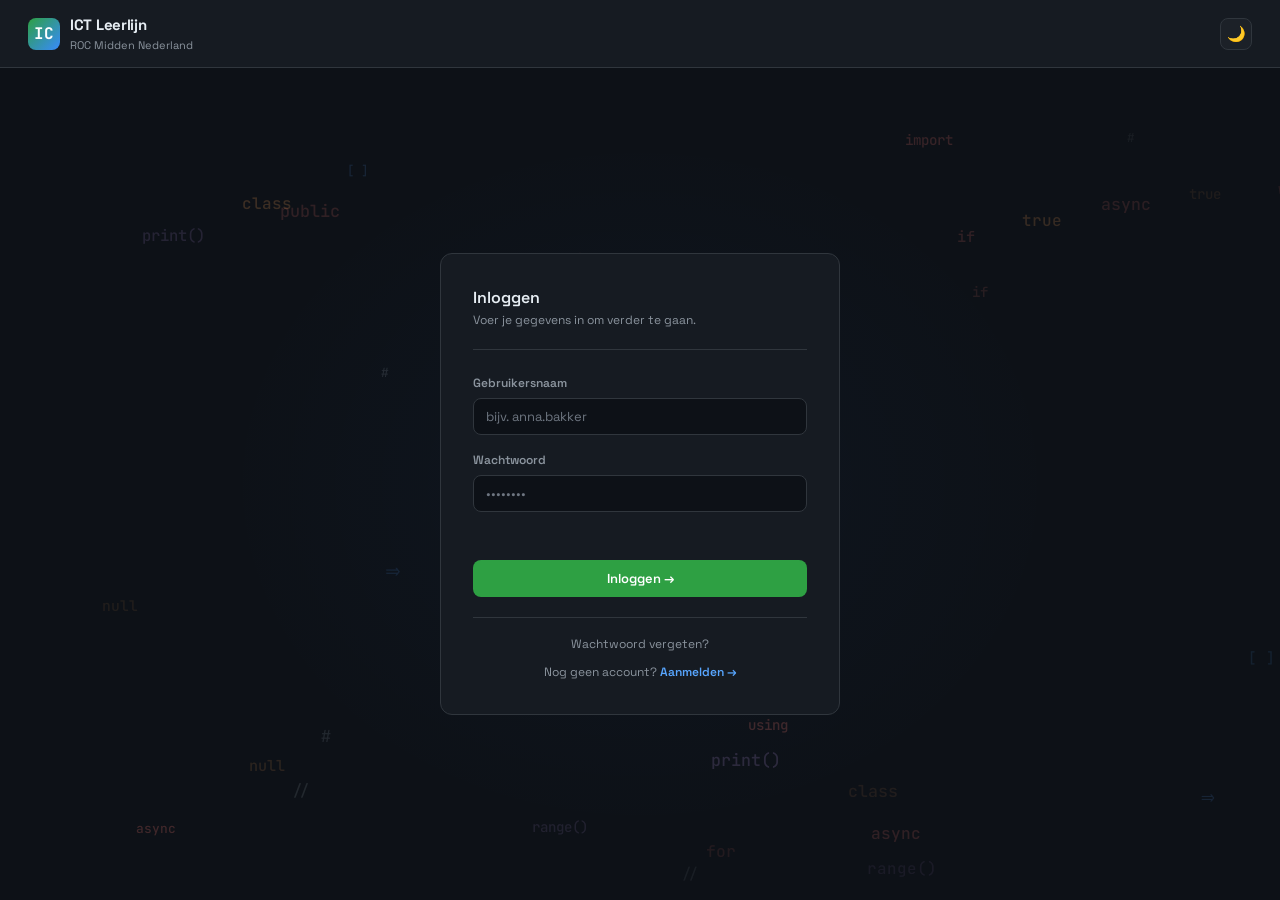
<file: HomeworkManager.html>
<!DOCTYPE html>
<html lang="nl" data-theme="dark">
<head>
  <meta charset="UTF-8">
  <meta name="viewport" content="width=device-width, initial-scale=1.0">
  <title>Huiswerkbeheer — ICT Leerlijn</title>
  <link rel="stylesheet" href="css/main.css">
  <script src="js/notifications.js?v=3"></script>
  <!-- Client-side .docx → HTML rendering for inline submission preview (offline, vendored). -->
  <script src="js/vendor/mammoth.browser.min.js"></script>
  <style>
    /* ── Layout ── */
    button { cursor:pointer; }
    input,select,textarea { font-family:'Space Grotesk',sans-serif; }
    html { overflow-y:scroll; }
    body { display:flex; flex-direction:column; min-height:100vh; }

    /* ── Topbar ── */
    .topbar {
      padding:12px 24px; border-bottom:1px solid var(--border);
      display:flex; align-items:center; gap:12px;
      background:var(--bg2); flex-shrink:0; position:sticky; top:0; z-index:10;
    }
    .topbar-brand { display:flex; align-items:center; gap:8px; }
    .brand-chip { background:var(--blue); color:#fff; font-size:10px; font-weight:700; padding:2px 7px; border-radius:4px; letter-spacing:.5px; }
    .topbar-title { font-size:15px; font-weight:600; }
    .topbar-sub { font-size:12px; color:var(--text2); }
    .topbar-right { margin-left:auto; display:flex; align-items:center; gap:8px; }

    /* ── Buttons ── */
    .btn { padding:7px 14px; border-radius:var(--radius); font-size:13px; font-weight:500; border:none; transition:all .15s; cursor:pointer; }
    .btn-primary { background:var(--accent); color:#fff; }
    .btn-primary:hover { background:var(--accent2); }
    .btn-ghost { background:var(--bg4); color:var(--text2); border:1px solid var(--border); }
    .btn-ghost:hover { color:var(--text); border-color:var(--border2); }
    .btn-danger { background:rgba(248,81,73,.1); color:var(--red); border:1px solid rgba(248,81,73,.2); }
    .btn-danger:hover { background:rgba(248,81,73,.2); }
    .btn-sm { padding:4px 10px; font-size:12px; }
    .btn-nav { width:160px; text-align:center; display:inline-block; }
    .btn-warn { background:rgba(227,179,65,.1); color:var(--yellow); border:1px solid rgba(227,179,65,.2); }
    .btn-warn:hover { background:rgba(227,179,65,.2); }
    .btn:disabled { opacity:.5; cursor:not-allowed; }

    .notif-btn {
      width:34px; height:34px; border-radius:8px; border:1px solid var(--border);
      background:var(--bg3); display:inline-flex; align-items:center; justify-content:center;
      font-size:15px; color:var(--text2); transition:all .15s; cursor:pointer;
    }
    .notif-btn:hover { background:var(--bg4); color:var(--text); border-color:var(--border2); }
    .theme-btn { font-size:15px !important; }

    /* ── Main content ── */
    .page-content { flex:1; padding:24px 28px; max-width:1200px; margin:0 auto; width:100%; }

    /* ── Banner ── */
    .info-banner {
      background:rgba(56,139,253,.08); border:1px solid rgba(56,139,253,.25);
      border-radius:var(--radius); padding:10px 14px; margin-bottom:20px;
      font-size:12px; color:var(--text2); display:flex; align-items:center; gap:8px;
    }
    .info-banner-icon { color:var(--blue2); font-size:14px; }

    /* ── Stats row ── */
    .stats-row { display:flex; gap:16px; margin-bottom:24px; flex-wrap:wrap; }
    .stat-box {
      flex:1; min-width:160px; background:var(--bg2); border:1px solid var(--border);
      border-radius:var(--radius2); padding:16px 20px;
    }
    .stat-label { font-size:11px; color:var(--text3); text-transform:uppercase; letter-spacing:.5px; font-weight:600; margin-bottom:4px; }
    .stat-value { font-size:24px; font-weight:700; }
    .stat-value.green { color:var(--accent2); }
    .stat-value.blue { color:var(--blue2); }
    .stat-value.orange { color:var(--orange); }
    .stat-value.yellow { color:var(--yellow); }
    .stat-value.red { color:var(--red); }

    /* ── Filter bar ── */
    .filter-bar { display:flex; gap:10px; margin-bottom:20px; align-items:center; flex-wrap:wrap; }
    .filter-input {
      padding:7px 12px; border-radius:var(--radius); border:1px solid var(--border);
      background:var(--bg3); color:var(--text); font-size:13px; min-width:220px;
    }
    .filter-input:focus { outline:none; border-color:var(--blue); }
    .filter-select {
      padding:7px 12px; border-radius:var(--radius); border:1px solid var(--border);
      background:var(--bg3); color:var(--text); font-size:13px;
    }
    .filter-select:focus { outline:none; border-color:var(--blue); }

    /* ── Submission table ── */
    .student-table-wrap {
      background:var(--bg2); border:1px solid var(--border);
      border-radius:var(--radius2); overflow:hidden;
    }
    .student-table { width:100%; border-collapse:collapse; table-layout:fixed; }
    .student-table th {
      text-align:left; padding:10px 16px; font-size:11px; font-weight:600;
      color:var(--text3); text-transform:uppercase; letter-spacing:.5px;
      background:var(--bg3); border-bottom:1px solid var(--border);
    }
    .student-table td {
      padding:12px 16px; font-size:13px; border-bottom:1px solid var(--border);
      vertical-align:middle;
    }
    .student-table tr:last-child td { border-bottom:none; }
    .student-table tr.student-row:hover td { background:var(--bg3); }

    /* ── Course chip ── */
    .course-chip {
      font-size:10px; font-weight:600; padding:2px 8px; border-radius:4px;
      font-family:'JetBrains Mono',monospace; letter-spacing:.3px;
      display:inline-flex; align-items:center; gap:4px;
    }
    .course-chip.c-python { background:rgba(56,139,253,.15); color:var(--blue2); }
    .course-chip.c-js     { background:rgba(227,179,65,.15); color:var(--yellow); }
    .course-chip.c-java   { background:rgba(247,129,102,.15); color:var(--orange); }
    .course-chip.c-unity  { background:rgba(188,140,255,.15); color:var(--purple2); }
    .course-chip.c-vr     { background:rgba(63,185,80,.15); color:var(--accent2); }
    .course-chip.c-math   { background:rgba(139,148,158,.15); color:var(--text2); }

    /* ── Status badge ── */
    .status-badge {
      font-size:10px; font-weight:600; padding:3px 9px; border-radius:4px;
      text-transform:uppercase; letter-spacing:.3px; display:inline-block;
    }
    .status-badge.pending { background:rgba(227,179,65,.12); color:var(--yellow); border:1px solid rgba(227,179,65,.25); }
    .status-badge.graded  { background:rgba(46,160,67,.12);  color:var(--accent2); border:1px solid rgba(46,160,67,.25); }
    .status-badge.ok      { background:rgba(46,160,67,.12);  color:var(--accent2); border:1px solid rgba(46,160,67,.25); }
    .status-badge.bad     { background:rgba(248,81,73,.12);  color:var(--red);     border:1px solid rgba(248,81,73,.25); }

    /* ── Grade form ── */
    .grade-box { margin-top:14px; padding-top:14px; border-top:1px solid var(--border); }
    .grade-verdicts { display:flex; gap:8px; margin-bottom:10px; }
    .verdict-btn {
      padding:6px 14px; border-radius:var(--radius); font-size:12px; font-weight:600;
      border:1px solid var(--border); background:var(--bg2); color:var(--text2); transition:all .15s;
    }
    .verdict-btn:hover { border-color:var(--border2); color:var(--text); }
    .verdict-btn.v.selected { background:rgba(46,160,67,.15); color:var(--accent2); border-color:rgba(46,160,67,.5); }
    .verdict-btn.x.selected { background:rgba(248,81,73,.15); color:var(--red);     border-color:rgba(248,81,73,.5); }
    .grade-feedback {
      width:100%; box-sizing:border-box; min-height:64px; resize:vertical;
      padding:10px 12px; border-radius:var(--radius); border:1px solid var(--border);
      background:var(--bg2); color:var(--text); font-size:13px; line-height:1.5; margin-bottom:10px;
    }
    .grade-feedback:focus { outline:none; border-color:var(--blue); }

    /* ── Type icon ── */
    .type-icon { font-size:14px; opacity:.75; }

    /* ── Expanded row ── */
    .expand-row td { padding:0 !important; border-bottom:1px solid var(--border); }
    .expand-content {
      padding:16px 24px 20px; background:var(--bg3);
      display:none; animation:slideDown .2s ease;
    }
    .expand-content.open { display:block; }
    @keyframes slideDown { from { opacity:0; transform:translateY(-8px); } to { opacity:1; transform:translateY(0); } }

    .expand-section-title { font-size:12px; font-weight:600; color:var(--text2); margin-bottom:10px; text-transform:uppercase; letter-spacing:.5px; }

    .answer-box {
      background:var(--bg2); border:1px solid var(--border);
      border-radius:var(--radius); padding:12px 14px;
      font-family:'JetBrains Mono',monospace; font-size:12px;
      white-space:pre-wrap; word-break:break-word;
      color:var(--text); line-height:1.5; margin-bottom:14px;
      max-height:300px; overflow-y:auto;
    }

    .file-card {
      display:inline-flex; align-items:center; gap:10px;
      padding:8px 14px; border-radius:var(--radius);
      border:1px solid var(--border); background:var(--bg2);
      font-size:12px; color:var(--text); text-decoration:none;
      transition:all .15s; margin-bottom:14px;
    }
    .file-card:hover { border-color:var(--blue); color:var(--blue2); }
    .file-card-icon { font-size:16px; }
    /* Inline submission preview (image shown directly, documents on demand). */
    .file-card-row { display:flex; align-items:center; gap:10px; flex-wrap:wrap; margin-bottom:10px; }
    .file-card-row .file-card { margin-bottom:0; }
    .submission-media { margin:0 0 14px; }
    .submission-image {
      max-width:100%; max-height:480px; display:block;
      border:1px solid var(--border); border-radius:var(--radius); background:var(--bg2);
    }
    .submission-doc {
      width:100%; height:600px; display:block; background:#fff;
      border:1px solid var(--border); border-radius:var(--radius);
    }
    .submission-text {
      max-height:600px; overflow:auto; margin:0; padding:14px;
      background:var(--bg2); border:1px solid var(--border); border-radius:var(--radius);
      font-family:ui-monospace,SFMono-Regular,Menlo,Consolas,monospace;
      font-size:12px; line-height:1.5; color:var(--text); white-space:pre; tab-size:4;
    }
    .submission-note {
      padding:12px 14px; font-size:12px; color:var(--text2);
      background:var(--bg2); border:1px dashed var(--border); border-radius:var(--radius);
    }
    /* Rendered .docx content — shown as a white "document" for readability. */
    .submission-docx {
      max-height:600px; overflow:auto; padding:24px;
      background:#fff; color:#1a1a1a;
      border:1px solid var(--border); border-radius:var(--radius);
      font-size:14px; line-height:1.6;
    }
    .submission-docx img { max-width:100%; height:auto; }
    .submission-docx table { border-collapse:collapse; margin:.5em 0; }
    .submission-docx td, .submission-docx th { border:1px solid #ccc; padding:4px 8px; }
    .submission-docx h1, .submission-docx h2, .submission-docx h3 { margin:.6em 0 .3em; line-height:1.3; }
    .submission-docx p { margin:.5em 0; }
    .submission-docx ul, .submission-docx ol { margin:.5em 0; padding-left:1.5em; }

    .expand-actions { display:flex; gap:8px; align-items:center; flex-wrap:wrap; }
    .expand-hint { font-size:11px; color:var(--text3); margin-left:4px; }

    .meta-line { font-size:11px; color:var(--text3); margin-bottom:12px; }
    .meta-line strong { color:var(--text2); font-weight:500; }

    /* ── Empty state ── */
    .empty-state { text-align:center; padding:60px 20px; color:var(--text3); }
    .empty-icon { font-size:36px; margin-bottom:12px; opacity:.4; }
    .empty-text { font-size:14px; }

    /* ── Toast ── */
    .toast {
      position:fixed; bottom:24px; right:24px; padding:12px 20px;
      background:var(--bg2); border:1px solid var(--accent); border-radius:var(--radius);
      font-size:13px; color:var(--text); box-shadow:0 8px 24px rgba(0,0,0,.4);
      transform:translateY(80px); opacity:0; transition:all .25s ease; z-index:100;
    }
    .toast.show { transform:translateY(0); opacity:1; }

    .app-content.hidden { display:none; }
  </style>
</head>
<body>

  <!-- ── App content (hidden until auth check) ── -->
  <div class="app-content hidden" id="appContent">

  <!-- Topbar -->
  <div class="topbar">
    <div class="topbar-brand">
      <div class="brand-chip">ADMIN</div>
      <div>
        <div class="topbar-title">Huiswerkbeheer</div>
        <div class="topbar-sub">Inzendingen en nakijkwerk</div>
      </div>
    </div>
    <div class="topbar-right">
      <a href="./admin.html" class="btn btn-primary btn-sm btn-nav">Lesontwerper</a>
      <a href="./AccountManager" class="btn btn-ghost btn-sm btn-nav">AccountManagement</a>
      <a href="./" class="btn btn-ghost btn-sm btn-nav">Studentenview</a>
      <button class="notif-btn theme-btn" id="themeToggle" onclick="toggleTheme()" title="Wissel thema">🌙</button>
      <div class="notif-wrap">
        <button class="notif-btn" title="Meldingen" onclick="toggleNotifMenu()">🔔<span class="notif-badge" id="notifBadge" style="display:none">0</span></button>
        <div class="avatar-menu notif-menu" id="notifMenu">
          <div class="notif-menu-head"><span>Meldingen</span></div>
          <div class="notif-list" id="notifList"><div class="notif-empty">Geen meldingen</div></div>
        </div>
      </div>
      <div class="avatar-wrap">
        <div class="user-avatar" id="topbarAvatar" style="width:32px;height:32px;font-size:12px;cursor:pointer;"
             onclick="toggleAvatarMenu()">??</div>
        <div class="avatar-menu" id="avatarMenu">
          <div class="avatar-menu-info">
            <div class="avatar-menu-name" id="avatarMenuName">—</div>
            <div class="avatar-menu-sub" id="avatarMenuSub">admin</div>
          </div>
          <div class="avatar-menu-divider"></div>
          <button class="avatar-menu-item" onclick="window.location='./'">Naar studentenview</button>
          <div class="avatar-menu-divider"></div>
          <button class="avatar-menu-item" onclick="handleLogout()">Uitloggen</button>
        </div>
      </div>
    </div>
  </div>

  <!-- Main content -->
  <div class="page-content">

    <!-- Info banner (explains current scope) -->
    <div class="info-banner">
      <span class="info-banner-icon">&#9432;</span>
      <span>Ingeleverde opdrachten en open vragen kun je hier beoordelen met <strong>voldoende</strong> of <strong>onvoldoende</strong> en feedback. Open een rij om na te kijken.</span>
    </div>

    <!-- Stats -->
    <div class="stats-row" id="statsRow">
      <div class="stat-box"><div class="stat-label">Totaal inzendingen</div><div class="stat-value" id="statTotal">—</div></div>
      <div class="stat-box"><div class="stat-label">Na te kijken</div><div class="stat-value yellow" id="statPending">—</div></div>
      <div class="stat-box"><div class="stat-label">Laatste 7 dagen</div><div class="stat-value blue" id="statRecent">—</div></div>
      <div class="stat-box"><div class="stat-label">Studenten</div><div class="stat-value green" id="statStudents">—</div></div>
    </div>

    <!-- Filters -->
    <div class="filter-bar">
      <input type="text" class="filter-input" id="searchInput" placeholder="Zoek op student of opdracht...">
      <select class="filter-select" id="scopeFilter" style="display:none;">
        <option value="">Alles</option>
        <option value="courses">Mijn cursussen</option>
        <option value="students">Mijn studenten</option>
      </select>
      <select class="filter-select" id="courseFilter">
        <option value="">Alle cursussen</option>
      </select>
      <select class="filter-select" id="statusFilter">
        <option value="">Alle inzendingen</option>
        <option value="pending">Na te kijken</option>
        <option value="graded">Beoordeeld</option>
        <option value="recent">Laatste 7 dagen</option>
      </select>
      <select class="filter-select" id="typeFilter">
        <option value="">Alle types</option>
        <option value="text">Met tekst</option>
        <option value="file">Met bestand</option>
        <option value="open">Open vraag</option>
      </select>
    </div>

    <!-- Table -->
    <div class="student-table-wrap">
      <table class="student-table">
        <thead>
          <tr>
            <th style="width:30px;"></th>
            <th style="width:12%;">Student</th>
            <th style="width:20%;">Opdracht</th>
            <th style="width:9%;">Cursus</th>
            <th style="width:17%;">Pagina</th>
            <th style="width:12%;">Ingeleverd</th>
            <th style="width:7%;">Type</th>
            <th style="width:11%;">Status</th>
          </tr>
        </thead>
        <tbody id="submissionTableBody">
          <tr><td colspan="8" class="empty-state"><div class="empty-icon">&#128269;</div><div class="empty-text">Laden...</div></td></tr>
        </tbody>
      </table>
    </div>
  </div>

  <!-- Toast -->
  <div class="toast" id="toast"></div>

  </div><!-- /app-content -->

<script>
/* ── State ── */
let SUBMISSIONS = [];
let allCourses = [];
let expandedKey = null;  // "{username}::{assignment_id}"
let TEACHER_SCOPE = null; // null = superadmin (no restrictions), { courses:[], students:[] } = docent

/* ── Theme ── */
(function(){const t=localStorage.getItem("ict-theme")||"dark";applyTheme(t);})();
function toggleTheme(){const c=document.documentElement.dataset.theme||"dark";const n=c==="dark"?"light":"dark";applyTheme(n);localStorage.setItem("ict-theme",n);}
function applyTheme(t){
  document.documentElement.dataset.theme=t;
  const icon=t==="dark"?"🌙":"☀️";
  document.querySelectorAll(".theme-btn").forEach(b=>b.textContent=icon);
}

/* ── Avatar menu ── */
function toggleAvatarMenu() {
  document.getElementById("avatarMenu").classList.toggle("open");
}
function handleLogout() {
  sessionStorage.removeItem("ict_user");
  sessionStorage.removeItem("ict_email");
  window.location = "./";
}
document.addEventListener("click", (e) => {
  const wrap = document.querySelector(".avatar-wrap");
  if (wrap && !wrap.contains(e.target)) {
    document.getElementById("avatarMenu").classList.remove("open");
  }
});

/* ── Auth check ── */
let ADMIN_USER = null;

(async function checkAuth() {
  const username = sessionStorage.getItem("ict_user");

  if (!username) {
    window.location.href = "./";
    return;
  }

  try {
    const res = await fetch("api/me.php?username=" + encodeURIComponent(username));
    if (!res.ok) { window.location.href = "./"; return; }
    const data = await res.json();

    if (data.role !== "Superadmin" && data.role !== "Teacher") {
      window.location.href = "./";
      return;
    }

    ADMIN_USER = data.username;

    // Store teacher scope for Teachers; null = Superadmin (no restrictions)
    if (data.role === 'Teacher') {
      TEACHER_SCOPE = {
        courses:  data.courses  || [],
        students: data.students || []
      };
      // Show scope filter dropdown for docents
      document.getElementById('scopeFilter').style.display = '';
    }

    document.getElementById("appContent").classList.remove("hidden");
    const ini = data.username.substring(0,2).toUpperCase();
    document.getElementById("topbarAvatar").textContent = ini;
    document.getElementById("avatarMenuName").textContent = data.username;
    document.getElementById("avatarMenuSub").textContent = data.role;
    if (window.Notifications) Notifications.init(data.username);
    init();
  } catch {
    window.location.href = "./";
  }
})();

/* ── Scope helpers ── */
function isInMyCourses(s) {
  if (!TEACHER_SCOPE) return true; // superadmin
  return TEACHER_SCOPE.courses.includes(Number(s.course_id));
}

function isMyStudent(s) {
  if (!TEACHER_SCOPE) return true; // superadmin
  return TEACHER_SCOPE.students.includes(s.username);
}

function isMentorOnly(s) {
  // Visible via mentor relationship but course is NOT mine → view-only
  if (!TEACHER_SCOPE) return false; // superadmin can grade all
  return !isInMyCourses(s) && isMyStudent(s);
}

function isVisible(s) {
  if (!TEACHER_SCOPE) return true; // superadmin sees all
  return isInMyCourses(s) || isMyStudent(s);
}

/* ── Init ── */
async function init() {
  const [subsRes, openRes, courseRes] = await Promise.all([
    fetch('api/submissions.php').then(r => r.json()).catch(() => []),
    fetch('api/reviews_open.php').then(r => r.json()).catch(() => []),
    fetch('api/courses.php?username=' + encodeURIComponent(ADMIN_USER)).then(r => r.json()).catch(() => [])
  ]);
  // Unify assignments + open-question answers into one gradeable list.
  const asg  = (Array.isArray(subsRes) ? subsRes : []).map(s => ({ ...s, kind: 'assignment',    title: s.assignment_title }));
  const open = (Array.isArray(openRes) ? openRes : []).map(o => ({ ...o, kind: 'open_question', title: o.question_text }));
  SUBMISSIONS = asg.concat(open)
    .filter(isVisible)
    .sort((a, b) => String(b.submitted_on || '').localeCompare(String(a.submitted_on || ''))); // newest first
  allCourses = courseRes;
  populateCourseFilter();
  render();
  openFromDeepLink();
}

// Came in from a "Na te kijken" notification (?did=<AC_Did_Question_Id>)?
// Auto-expand that open-question row and scroll to it.
function openFromDeepLink() {
  const did = new URLSearchParams(location.search).get('did');
  if (!did) return;
  const key = 'o::' + did;
  if (!SUBMISSIONS.some(s => submissionKey(s) === key)) return;
  expandedKey = key;
  render();
  setTimeout(() => {
    document.querySelector(`tr.student-row[data-key="${key}"]`)
      ?.scrollIntoView({ behavior: 'smooth', block: 'center' });
  }, 60);
}

function populateCourseFilter() {
  const sel = document.getElementById('courseFilter');
  // Docents: only show their courses + courses their mentored students are in
  const visibleCourseIds = new Set(SUBMISSIONS.map(s => Number(s.course_id)));
  allCourses.forEach(c => {
    if (TEACHER_SCOPE && !visibleCourseIds.has(c.id)) return;
    const opt = document.createElement('option');
    opt.value = c.id;
    opt.textContent = c.name;
    sel.appendChild(opt);
  });
}

/* ── Helpers ── */
function daysSince(str) {
  if (!str) return null;
  const d = new Date(str.replace(' ', 'T'));
  const diff = (Date.now() - d.getTime()) / 86400000;
  return diff;
}

function formatDate(str) {
  if (!str) return '—';
  const days = daysSince(str);
  if (days !== null && days < 7) {
    if (days < 1/24) return 'Zojuist';
    if (days < 1) return Math.floor(days * 24) + ' uur geleden';
    const d = Math.floor(days);
    return d === 1 ? 'Gisteren' : d + ' dagen geleden';
  }
  const d = new Date(str.replace(' ', 'T'));
  return d.toLocaleDateString('nl-NL', { day:'2-digit', month:'short', year:'numeric' });
}

function submissionKey(s) {
  return s.kind === 'open_question'
    ? 'o::' + s.did_question_id
    : 'a::' + s.username + '::' + s.assignment_id;
}

function isGraded(s) { return s.verdict && s.verdict !== 'none'; }

// Is this file directly renderable as an image?
function isImageFile(name) {
  return /\.(png|jpe?g|gif|webp|bmp|svg)$/i.test(name || '');
}

// Renders an uploaded submission file inside the grading section:
//  · images are shown inline right away
//  · documents are NOT auto-opened — a "Bekijk document hier" button reveals them
//    inline (in an iframe) on demand, toggling closed again.
function renderSubmissionFile(url, fileName, key) {
  const safeUrl  = escapeHtml(url);
  const safeName = escapeHtml(fileName || 'Bestand');
  if (isImageFile(fileName)) {
    return `<div class="file-card-row">
        <a class="file-card" href="${safeUrl}" target="_blank" rel="noopener">
          <span class="file-card-icon">&#128444;&#65039;</span><span>${safeName}</span></a>
      </div>
      <div class="submission-media"><img class="submission-image" src="${safeUrl}" alt="${safeName}" loading="lazy"></div>`;
  }
  return `<div class="file-card-row">
      <span class="file-card"><span class="file-card-icon">&#128206;</span><span>${safeName}</span></span>
      <button type="button" class="btn btn-ghost btn-sm" id="docbtn-${escapeHtml(key)}"
        data-url="${safeUrl}" data-name="${safeName}"
        onclick="toggleDocView('${escapeHtml(key)}', this.dataset.url, this.dataset.name)">Bekijk document hier</button>
    </div>
    <div class="submission-media" id="docview-${escapeHtml(key)}"></div>`;
}

// Code/text file extensions we can safely fetch and show as plain text.
const PREVIEW_TEXT_EXTS = ['txt','py','java','js','ts','jsx','tsx','c','cpp','h','hpp',
  'cs','html','htm','css','json','md','markdown','csv','sql','xml','yml','yaml','sh','bat','php','rb','go','rs','kt'];

function fileExt(name) {
  const m = /\.([a-z0-9]+)$/i.exec(name || '');
  return m ? m[1].toLowerCase() : '';
}

// Show/hide the inline document viewer for one submission. Renders the file in the
// way the browser can actually display it — never an iframe onto a type the browser
// would just download (that caused the blank area + forced download).
async function toggleDocView(key, url, fileName) {
  const box = document.getElementById('docview-' + key);
  const btn = document.getElementById('docbtn-' + key);
  if (!box) return;

  if (box.dataset.open === '1') {
    box.innerHTML = '';
    box.dataset.open = '';
    if (btn) btn.textContent = 'Bekijk document hier';
    return;
  }
  box.dataset.open = '1';
  if (btn) btn.textContent = 'Verberg document';

  const ext = fileExt(fileName);
  const openLink = `<a href="${escapeHtml(url)}" target="_blank" rel="noopener">Open of download het bestand</a>`;

  if (ext === 'pdf') {
    box.innerHTML = `<iframe class="submission-doc" src="${escapeHtml(url)}" title="Ingeleverd document"></iframe>`;
  } else if (PREVIEW_TEXT_EXTS.includes(ext)) {
    box.innerHTML = `<div class="submission-note">Laden…</div>`;
    try {
      const res = await fetch(url);
      if (!res.ok) throw new Error('HTTP ' + res.status);
      const txt = await res.text();
      box.innerHTML = `<pre class="submission-text">${escapeHtml(txt)}</pre>`;
    } catch (_) {
      box.innerHTML = `<div class="submission-note">Kon het bestand niet laden. ${openLink}.</div>`;
    }
  } else if (OFFICE_EXTS.includes(ext)) {
    await renderOfficeDoc(box, url, ext, openLink);
  } else {
    // e.g. .zip — browsers can't render these inline, so don't fake it.
    box.innerHTML = `<div class="submission-note">Dit bestandstype kan niet in de browser worden weergegeven. ${openLink}.</div>`;
  }
}

// Office documents LibreOffice can convert to PDF for a faithful preview.
const OFFICE_EXTS = ['docx','doc','odt','rtf','ppt','pptx','odp','xls','xlsx','ods'];

// Preview an Office document. Prefer a faithful server-side PDF (LibreOffice);
// fall back to mammoth.js (content-only, .docx) and finally an open/download link.
async function renderOfficeDoc(box, url, ext, openLink) {
  box.innerHTML = `<div class="submission-note">Laden…</div>`;

  // 1) Faithful: server converts to PDF (like itslearning/Blackboard).
  try {
    const res = await fetch('api/preview_doc.php?file=' + encodeURIComponent(url));
    if (res.ok && (res.headers.get('content-type') || '').includes('pdf')) {
      const obj = URL.createObjectURL(await res.blob());
      box.innerHTML = `<iframe class="submission-doc" src="${obj}" title="Ingeleverd document"></iframe>`;
      return;
    }
  } catch (_) { /* fall through */ }

  // 2) Fallback: mammoth renders .docx content in-browser (no LibreOffice needed).
  if (ext === 'docx' && window.mammoth) {
    try {
      const r = await fetch(url);
      if (!r.ok) throw new Error('HTTP ' + r.status);
      const result = await mammoth.convertToHtml({ arrayBuffer: await r.arrayBuffer() });
      box.innerHTML = `<div class="submission-docx">${result.value || '<em>Leeg document.</em>'}</div>`;
      return;
    } catch (_) { /* fall through */ }
  }

  // 3) Nothing worked — offer to open/download.
  box.innerHTML = `<div class="submission-note">Voorbeeld niet beschikbaar voor dit bestandstype. ${openLink}.</div>`;
}

function escapeHtml(str) {
  if (str == null) return '';
  return String(str)
    .replace(/&/g, '&amp;').replace(/</g, '&lt;').replace(/>/g, '&gt;')
    .replace(/"/g, '&quot;').replace(/'/g, '&#39;');
}

/* ── Filtering ── */
function getFiltered() {
  const search = document.getElementById('searchInput').value.toLowerCase();
  const course = document.getElementById('courseFilter').value;
  const status = document.getElementById('statusFilter').value;
  const type   = document.getElementById('typeFilter').value;
  const scope  = document.getElementById('scopeFilter').value;

  return SUBMISSIONS.filter(s => {
    // Scope filter (docent only)
    if (scope === 'courses'  && !isInMyCourses(s)) return false;
    if (scope === 'students' && !isMyStudent(s))    return false;

    if (search) {
      const hay = (s.username + ' ' + (s.title||'') + ' ' + (s.page_title||'')).toLowerCase();
      if (!hay.includes(search)) return false;
    }
    if (course && String(s.course_id) !== String(course)) return false;
    if (status === 'pending') {
      if (isGraded(s)) return false;
    } else if (status === 'graded') {
      if (!isGraded(s)) return false;
    } else if (status === 'recent') {
      const d = daysSince(s.submitted_on);
      if (d === null || d > 7) return false;
    }
    if (type === 'text' && !(s.kind === 'assignment' && s.text_answer)) return false;
    if (type === 'file' && !(s.kind === 'assignment' && s.file_name)) return false;
    if (type === 'open' && s.kind !== 'open_question') return false;
    return true;
  });
}

/* ── Render ── */
function render() {
  const filtered = getFiltered();
  updateStats(filtered);
  renderTable(filtered);
}

function updateStats() {
  const all = SUBMISSIONS;
  document.getElementById('statTotal').textContent = all.length;
  // "Na te kijken" = gradeable items in my courses that aren't graded yet
  const pending = all.filter(s => !isMentorOnly(s) && !isGraded(s)).length;
  document.getElementById('statPending').textContent = pending;
  const recent = all.filter(s => {
    const d = daysSince(s.submitted_on);
    return d !== null && d <= 7;
  }).length;
  document.getElementById('statRecent').textContent = recent;
  const students = new Set(all.map(s => s.username));
  document.getElementById('statStudents').textContent = students.size;
}

function renderTable(filtered) {
  const tbody = document.getElementById('submissionTableBody');
  if (filtered.length === 0) {
    const msg = SUBMISSIONS.length === 0
      ? 'Er zijn nog geen inzendingen'
      : 'Geen inzendingen gevonden met deze filters';
    tbody.innerHTML = `<tr><td colspan="8" class="empty-state"><div class="empty-icon">&#128221;</div><div class="empty-text">${msg}</div></td></tr>`;
    return;
  }

  let html = '';
  filtered.forEach(s => {
    const key = submissionKey(s);
    const isExpanded = expandedKey === key;
    const isOpen = s.kind === 'open_question';
    const hasText = !isOpen && !!s.text_answer;
    const hasFile = !isOpen && !!s.file_name;
    const typeIcon = isOpen          ? (s.file_path ? '❓&#8203;📎' : '❓')
                   : hasFile && hasText ? '📄&#8203;📎'
                   : hasFile             ? '📎'
                   : hasText             ? '📄'
                                         : '—';
    const courseCls = s.course_color || '';

    html += `<tr class="student-row" data-key="${escapeHtml(key)}" style="cursor:pointer;" onclick="toggleExpand('${escapeHtml(key)}')">
      <td style="text-align:center;">
        <span style="font-size:11px;color:var(--text3);transition:transform .2s;display:inline-block;${isExpanded?'transform:rotate(90deg)':''}">&#9654;</span>
      </td>
      <td><strong>${escapeHtml(s.username)}</strong></td>
      <td style="overflow:hidden;text-overflow:ellipsis;white-space:nowrap;" title="${escapeHtml(s.title||'')}">${escapeHtml(s.title || '—')}</td>
      <td><span class="course-chip ${courseCls}">${escapeHtml(s.course_icon || '')}</span></td>
      <td style="color:var(--text2);font-size:12px;overflow:hidden;text-overflow:ellipsis;white-space:nowrap;" title="${escapeHtml(s.page_title||'')}">${escapeHtml(s.page_title || '—')}</td>
      <td style="font-size:12px;color:var(--text2);">${formatDate(s.submitted_on)}</td>
      <td><span class="type-icon">${typeIcon}</span></td>
      <td>${verdictBadge(s)}</td>
    </tr>`;

    // Content block differs per kind: assignment text/file vs open answer + marking guide.
    let body = '';
    if (isOpen) {
      body += `<div class="expand-section-title">Antwoord van student</div>
        <div class="answer-box">${s.open_answer ? escapeHtml(s.open_answer) : '<em style="color:var(--text3)">Geen antwoord ingevuld.</em>'}</div>`;
      // Open-question file_path already carries its "uploads/" prefix, so link as-is.
      if (s.file_path) {
        // Open-question file_path already carries its "uploads/" prefix.
        body += `<div class="expand-section-title">Ingeleverd bestand</div>
        ${renderSubmissionFile(s.file_path, s.file_name, key)}`;
      }
      if (s.expected_result) {
        body += `<div class="expand-section-title">Verwacht antwoord (kijkwijzer)</div>
        <div class="answer-box" style="border-color:rgba(56,139,253,.3);">${escapeHtml(s.expected_result)}</div>`;
      }
    } else {
      if (hasText) body += `<div class="expand-section-title">Tekstantwoord</div>
        <div class="answer-box">${escapeHtml(s.text_answer)}</div>`;
      if (hasFile) body += `<div class="expand-section-title">Bestand</div>
        ${renderSubmissionFile('uploads/' + (s.file_path || s.file_name), s.file_name, key)}`;
      if (!hasText && !hasFile) body += `<div style="font-size:12px;color:var(--text3);margin-bottom:14px;">Geen inhoud ingeleverd.</div>`;
    }

    html += `<tr class="expand-row"><td colspan="8">
      <div class="expand-content ${isExpanded?'open':''}" id="expand-${escapeHtml(key)}">
        <div class="meta-line">
          <strong>Cursus:</strong> ${escapeHtml(s.course_name || '—')} &nbsp;·&nbsp;
          <strong>Pagina:</strong> ${escapeHtml(s.page_title || '—')} &nbsp;·&nbsp;
          <strong>Ingeleverd op:</strong> ${escapeHtml(s.submitted_on || '—')}
        </div>
        ${body}
        ${gradePanel(s, key)}
      </div>
    </td></tr>`;
  });

  tbody.innerHTML = html;
}

// Status badge driven by the verdict (none = na te kijken, V/X = beoordeeld).
function verdictBadge(s) {
  if (isMentorOnly(s)) return '<span class="status-badge graded">Alleen inzien</span>';
  if (s.verdict === 'V') return '<span class="status-badge ok">Voldoende</span>';
  if (s.verdict === 'X') return '<span class="status-badge bad">Onvoldoende</span>';
  return '<span class="status-badge pending">Na te kijken</span>';
}

// The grade form (or a read-only note for mentor-only items).
function gradePanel(s, key) {
  if (isMentorOnly(s)) {
    return `<div class="expand-actions"><span class="expand-hint">Je bent mentor, niet de cursus-docent — je kunt dit alleen inzien, niet beoordelen.</span></div>`;
  }
  // Test (Toets) open questions are graded by awarding points (0…max); the
  // verdict is derived server-side. Other open questions keep the V/X buttons.
  const isTest = s.kind === 'open_question' && s.page_type === 'test';
  const chosen = gradeChoice[key] ?? (isGraded(s) ? s.verdict : null);
  const gradedLine = isGraded(s)
    ? `<div class="meta-line">Beoordeeld${isTest && s.points_awarded != null ? ' — <strong>' + fmtPoints(s.points_awarded) + ' / ' + fmtPoints(s.max_points) + ' punten</strong>' : ' als <strong>' + (s.verdict === 'V' ? 'Voldoende' : 'Onvoldoende') + '</strong>'}${s.graded_by ? ' door ' + escapeHtml(s.graded_by) : ''}${s.graded_on ? ' · ' + formatDate(s.graded_on) : ''}</div>`
    : '';
  const control = isTest
    ? `<div class="grade-points" style="display:flex;align-items:center;gap:8px;margin-bottom:10px;">
         <label style="font-size:13px;color:var(--text2);">Punten:</label>
         <input type="number" class="grade-points-input" id="pts-${escapeHtml(key)}" min="0" max="${Number(s.max_points) || 0}" step="0.5"
                value="${s.points_awarded != null ? fmtPoints(s.points_awarded) : ''}"
                style="width:80px;padding:6px 8px;border:1px solid var(--border);border-radius:6px;background:var(--bg2);color:var(--text);" />
         <span style="font-size:13px;color:var(--text3);">/ ${fmtPoints(s.max_points)}</span>
       </div>`
    : `<div class="grade-verdicts">
         <button type="button" class="verdict-btn v ${chosen === 'V' ? 'selected' : ''}" data-v="V" onclick="pickVerdict('${escapeHtml(key)}','V',this)">✓ Voldoende</button>
         <button type="button" class="verdict-btn x ${chosen === 'X' ? 'selected' : ''}" data-v="X" onclick="pickVerdict('${escapeHtml(key)}','X',this)">✗ Onvoldoende</button>
       </div>`;
  return `${gradedLine}
    <div class="grade-box">
      ${control}
      <textarea class="grade-feedback" id="fb-${escapeHtml(key)}" placeholder="Feedback voor de student (optioneel)">${escapeHtml(s.feedback || '')}</textarea>
      <div class="expand-actions">
        <button class="btn btn-primary btn-sm" onclick="submitGrade('${escapeHtml(key)}')">${isGraded(s) ? 'Beoordeling bijwerken' : 'Opslaan'}</button>
        <span class="expand-hint" id="ghint-${escapeHtml(key)}"></span>
      </div>
    </div>`;
}

// Points without trailing ",0" (e.g. 7 not 7,0; 7,5 stays 7,5).
function fmtPoints(n) {
  const v = Math.round((Number(n) || 0) * 100) / 100;
  return (Number.isInteger(v) ? String(v) : String(v).replace('.', ','));
}

/* ── Grading ── */
let gradeChoice = {};  // key -> 'V' | 'X' (pending selection before save)

function pickVerdict(key, v, btn) {
  gradeChoice[key] = v;
  btn.parentElement.querySelectorAll('.verdict-btn').forEach(b => b.classList.toggle('selected', b === btn));
}

function setHint(key, msg) {
  const e = document.getElementById('ghint-' + key);
  if (e) e.textContent = msg;
}

async function submitGrade(key) {
  const s = SUBMISSIONS.find(x => submissionKey(x) === key);
  if (!s) return;
  const feedback = document.getElementById('fb-' + key)?.value ?? '';
  const isTest = s.kind === 'open_question' && s.page_type === 'test';

  let payload;
  if (isTest) {
    // Point-graded: the server clamps to max and derives the verdict.
    const raw = document.getElementById('pts-' + key)?.value ?? '';
    if (raw === '' || isNaN(parseFloat(raw))) { setHint(key, 'Vul een puntenaantal in.'); return; }
    const points = Math.max(0, Math.min(Number(s.max_points) || 0, parseFloat(raw)));
    payload = { grader: ADMIN_USER, kind: 'open_question', did_question_id: s.did_question_id, points_awarded: points, feedback };
  } else {
    const verdict = gradeChoice[key] ?? (isGraded(s) ? s.verdict : null);
    if (verdict !== 'V' && verdict !== 'X') { setHint(key, 'Kies eerst voldoende of onvoldoende.'); return; }
    payload = s.kind === 'open_question'
      ? { grader: ADMIN_USER, kind: 'open_question', did_question_id: s.did_question_id, verdict, feedback }
      : { grader: ADMIN_USER, kind: 'assignment', student: s.username, assignment_id: s.assignment_id, verdict, feedback };
  }

  setHint(key, 'Opslaan…');
  try {
    const res = await fetch('api/grade.php', {
      method: 'POST', headers: { 'Content-Type': 'application/json' }, body: JSON.stringify(payload)
    });
    const data = await res.json().catch(() => ({}));
    if (!res.ok || !data.success) { setHint(key, data.error || 'Opslaan mislukt'); return; }
    // Reflect the new state locally and re-render (row stays expanded).
    s.verdict = data.verdict;
    if (data.points_awarded != null) s.points_awarded = data.points_awarded;
    s.feedback = feedback;
    s.graded_by = data.graded_by;
    s.graded_on = new Date().toISOString().slice(0, 19).replace('T', ' ');
    delete gradeChoice[key];
    showToast(s.kind === 'open_question' ? 'Open vraag beoordeeld' : 'Opdracht beoordeeld');
    render();
  } catch {
    setHint(key, 'Netwerkfout — probeer opnieuw.');
  }
}

/* ── Actions ── */
function toggleExpand(key) {
  expandedKey = expandedKey === key ? null : key;
  render();
}

/* ── Toast ── */
function showToast(msg) {
  const t = document.getElementById('toast');
  t.textContent = msg;
  t.classList.add('show');
  setTimeout(() => t.classList.remove('show'), 2500);
}

/* ── Filter listeners ── */
document.getElementById('searchInput').addEventListener('input', render);
document.getElementById('scopeFilter').addEventListener('change', render);
document.getElementById('courseFilter').addEventListener('change', render);
document.getElementById('statusFilter').addEventListener('change', render);
document.getElementById('typeFilter').addEventListener('change', render);
</script>

</body>
</html>
</file>
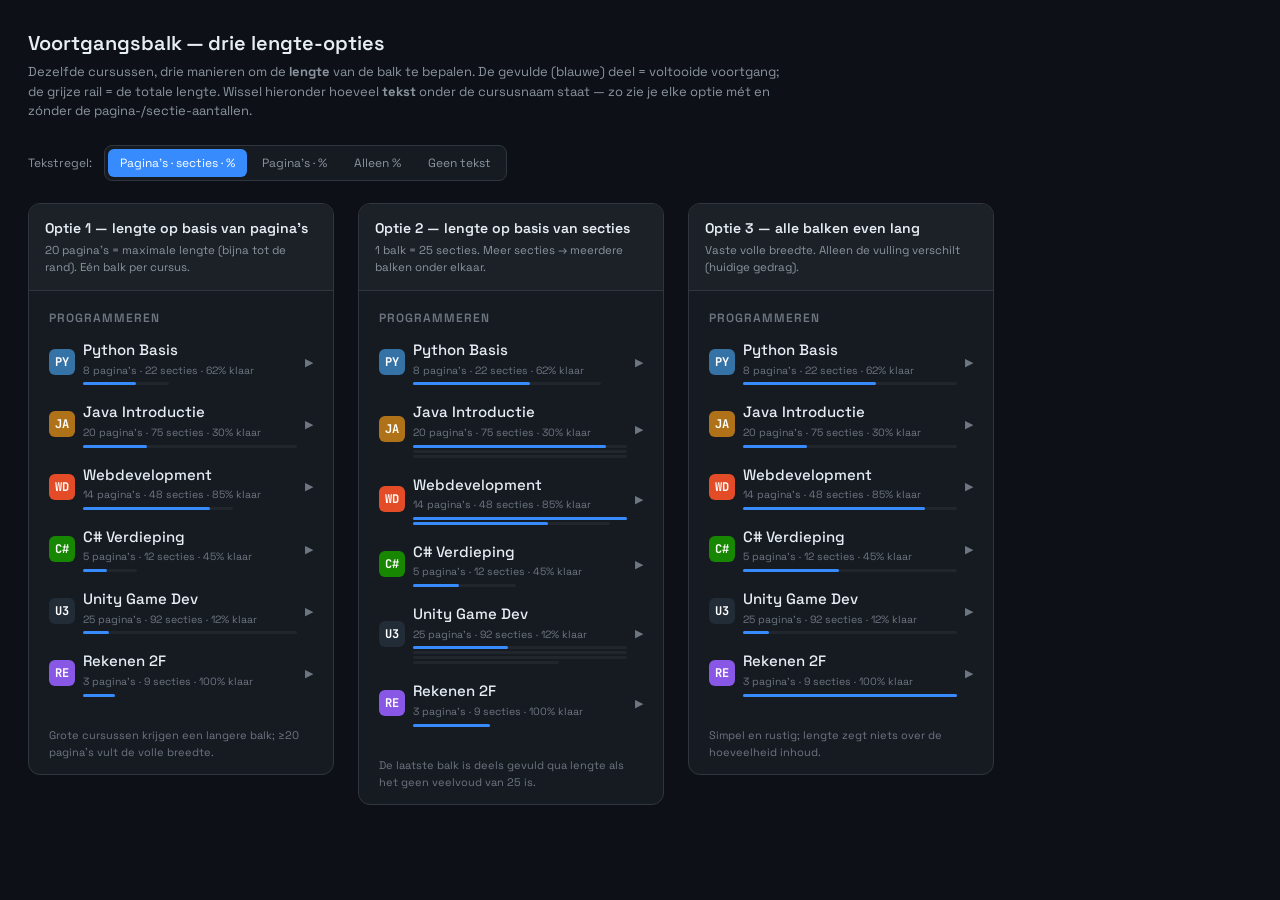
<file: progress-bar-options.html>
<!DOCTYPE html>
<html lang="nl">
<head>
<meta charset="UTF-8">
<meta name="viewport" content="width=device-width, initial-scale=1.0">
<title>Voortgangsbalk — opties</title>
<link rel="preconnect" href="https://fonts.googleapis.com">
<style>
@import url('https://fonts.googleapis.com/css2?family=JetBrains+Mono:wght@400;500&family=Space+Grotesk:wght@400;500;600;700&display=swap');

:root{
  --bg:#0d1117; --bg2:#161b22; --bg3:#1c2128; --bg4:#21262d;
  --border:#30363d; --border2:#444c56;
  --text:#e6edf3; --text2:#8b949e; --text3:#6e7681;
  --accent2:#3fb950; --blue:#388bfd; --blue2:#58a6ff;
  --sidebar-width:306px;
}
*,*::before,*::after{margin:0;padding:0;box-sizing:border-box;}
body{
  font-family:'Space Grotesk',sans-serif; background:var(--bg); color:var(--text);
  padding:28px; line-height:1.5;
}
h1{font-size:20px;font-weight:600;margin-bottom:4px;}
.intro{color:var(--text2);font-size:13px;max-width:760px;margin-bottom:24px;}
.intro code{font-family:'JetBrains Mono',monospace;color:var(--blue2);}

.columns{display:flex;gap:24px;flex-wrap:wrap;align-items:flex-start;}
.option{
  width:var(--sidebar-width);
  background:var(--bg2);
  border:1px solid var(--border);
  border-radius:12px;
  overflow:hidden;
}
.option-head{
  padding:14px 16px;
  border-bottom:1px solid var(--border);
  background:var(--bg3);
}
.option-head h2{font-size:14px;font-weight:600;}
.option-head p{font-size:11.5px;color:var(--text2);margin-top:3px;}
.option-body{padding:8px 0;}

/* ── Sidebar look (copied from main.css) ─────────── */
.nav-section-header{
  padding:10px 20px 4px; font-size:12px; font-weight:600;
  color:var(--text3); letter-spacing:1px; text-transform:uppercase;
}
.course-group{margin:2px 0;}
.course-header{
  display:flex; align-items:center; gap:8px; padding:8px 20px;
}
.course-icon{
  width:26px; height:26px; border-radius:6px;
  display:flex; align-items:center; justify-content:center;
  font-size:12px; font-weight:700; font-family:'JetBrains Mono',monospace;
  letter-spacing:.5px; flex-shrink:0; color:#fff;
}
.c-py{background:#3572A5;} .c-java{background:#b07219;}
.c-web{background:#e34c26;} .c-cs{background:#178600;}
.c-unity{background:#222c37;} .c-rek{background:#8957e5;}
.course-info{min-width:0;flex:1;}
.course-name{
  font-size:15px; font-weight:500; color:var(--text);
  white-space:nowrap; overflow:hidden; text-overflow:ellipsis;
}
.course-meta{font-size:10.5px;color:var(--text3);margin-top:1px;}

/* progress bars */
.bars{margin-top:4px;display:flex;flex-direction:column;gap:2px;}
.course-progress-line{
  height:3px; background:var(--bg4); border-radius:2px;
}
.course-progress-fill{
  height:3px; border-radius:2px; background:var(--blue);
}
.course-chevron{color:var(--text3);font-size:11px;flex-shrink:0;}

.legend{
  margin-top:14px;font-size:11px;color:var(--text3);
  padding:0 20px 12px;line-height:1.6;
}

/* ── Meta-label toggle ───────────────────────────── */
.controls{
  display:flex; align-items:center; gap:8px; flex-wrap:wrap;
  margin-bottom:22px;
}
.controls .label{font-size:12px;color:var(--text2);margin-right:4px;}
.seg{
  display:inline-flex; background:var(--bg2); border:1px solid var(--border);
  border-radius:8px; padding:3px; gap:3px;
}
.seg button{
  font-family:'Space Grotesk',sans-serif; font-size:12px;
  color:var(--text2); background:transparent; border:none;
  padding:6px 12px; border-radius:6px; transition:all .15s;
}
.seg button:hover{color:var(--text);}
.seg button.active{background:var(--blue);color:#fff;}
</style>
</head>
<body>
  <h1>Voortgangsbalk — drie lengte-opties</h1>
  <p class="intro">
    Dezelfde cursussen, drie manieren om de <strong>lengte</strong> van de balk te bepalen.
    De gevulde (blauwe) deel = voltooide voortgang; de grijze rail = de totale lengte.
    Wissel hieronder hoeveel <strong>tekst</strong> onder de cursusnaam staat — zo zie je elke
    optie mét en zónder de pagina-/sectie-aantallen.
  </p>

  <div class="controls">
    <span class="label">Tekstregel:</span>
    <div class="seg" id="metaSeg">
      <button data-meta="full">Pagina's · secties · %</button>
      <button data-meta="noSections">Pagina's · %</button>
      <button data-meta="pctOnly">Alleen %</button>
      <button data-meta="none">Geen tekst</button>
    </div>
  </div>

  <div class="columns">
    <div class="option">
      <div class="option-head">
        <h2>Optie 1 — lengte op basis van pagina's</h2>
        <p>20 pagina's = maximale lengte (bijna tot de rand). Eén balk per cursus.</p>
      </div>
      <div class="option-body" id="opt1"></div>
      <div class="legend">Grote cursussen krijgen een langere balk; ≥20 pagina's vult de volle breedte.</div>
    </div>

    <div class="option">
      <div class="option-head">
        <h2>Optie 2 — lengte op basis van secties</h2>
        <p>1 balk = 25 secties. Meer secties → meerdere balken onder elkaar.</p>
      </div>
      <div class="option-body" id="opt2"></div>
      <div class="legend">De laatste balk is deels gevuld qua lengte als het geen veelvoud van 25 is.</div>
    </div>

    <div class="option">
      <div class="option-head">
        <h2>Optie 3 — alle balken even lang</h2>
        <p>Vaste volle breedte. Alleen de vulling verschilt (huidige gedrag).</p>
      </div>
      <div class="option-body" id="opt3"></div>
      <div class="legend">Simpel en rustig; lengte zegt niets over de hoeveelheid inhoud.</div>
    </div>
  </div>

<script>
// Realistic, varied sample data.
const COURSES = [
  { name:"Python Basis",      icon:"PY", cls:"c-py",    pages:8,  sections:22, pct:62 },
  { name:"Java Introductie",  icon:"JA", cls:"c-java",  pages:20, sections:75, pct:30 },
  { name:"Webdevelopment",    icon:"WD", cls:"c-web",   pages:14, sections:48, pct:85 },
  { name:"C# Verdieping",     icon:"C#", cls:"c-cs",    pages:5,  sections:12, pct:45 },
  { name:"Unity Game Dev",    icon:"U3", cls:"c-unity", pages:25, sections:92, pct:12 },
  { name:"Rekenen 2F",        icon:"RE", cls:"c-rek",   pages:3,  sections:9,  pct:100 },
];

const MAX_PAGES = 20;       // option 1: pages for full length
const SEC_PER_BAR = 25;     // option 2: sections per bar

let META_MODE = "full";

function metaLine(c){
  switch(META_MODE){
    case "full":       return `${c.pages} pagina's · ${c.sections} secties · ${c.pct}% klaar`;
    case "noSections": return `${c.pages} pagina's · ${c.pct}% klaar`;
    case "pctOnly":    return `${c.pct}% klaar`;
    case "none":       return null;
  }
}

function headerHTML(c){
  const meta = metaLine(c);
  const metaHTML = meta ? `<div class="course-meta">${meta}</div>` : "";
  return `
    <div class="course-header">
      <div class="course-icon ${c.cls}">${c.icon}</div>
      <div class="course-info">
        <div class="course-name">${c.name}</div>
        ${metaHTML}
        <div class="bars">__BARS__</div>
      </div>
      <div class="course-chevron">▶</div>
    </div>`;
}

function bar(widthPct, fillPct){
  return `<div class="course-progress-line" style="width:${widthPct}%">
            <div class="course-progress-fill" style="width:${fillPct}%"></div>
          </div>`;
}

// Option 1 — one bar, length scales with page count (capped at 20 pages).
function opt1(c){
  const len  = Math.min(c.pages / MAX_PAGES, 1) * 100;
  return bar(len, c.pct);
}

// Option 2 — one bar per 25 sections; progress fills bars left→right.
function opt2(c){
  const bars = Math.max(1, Math.ceil(c.sections / SEC_PER_BAR));
  const doneSections = c.pct / 100 * c.sections;
  let html = "";
  for(let i=0; i<bars; i++){
    const capacity = Math.min(SEC_PER_BAR, c.sections - i*SEC_PER_BAR); // sections in this bar
    const lenPct   = capacity / SEC_PER_BAR * 100;                      // bar length
    const doneHere = Math.max(0, Math.min(capacity, doneSections - i*SEC_PER_BAR));
    const fillPct  = capacity ? doneHere / capacity * 100 : 0;
    html += bar(lenPct, fillPct);
  }
  return html;
}

// Option 3 — fixed full length, only fill varies.
function opt3(c){
  return bar(100, c.pct);
}

function render(id, fn){
  const el = document.getElementById(id);
  el.innerHTML =
    `<div class="nav-section-header">Programmeren</div>` +
    COURSES.map(c => headerHTML(c).replace("__BARS__", fn(c))).join("");
}

function renderAll(){
  render("opt1", opt1);
  render("opt2", opt2);
  render("opt3", opt3);
}

// Wire the meta toggle.
const seg = document.getElementById("metaSeg");
seg.querySelectorAll("button").forEach(btn => {
  btn.addEventListener("click", () => {
    META_MODE = btn.dataset.meta;
    seg.querySelectorAll("button").forEach(b => b.classList.toggle("active", b === btn));
    renderAll();
  });
});
seg.querySelector('[data-meta="full"]').classList.add("active");

renderAll();
</script>
</body>
</html>
</file>
<file: css/main.css>
/* =============================================
   ICT Leerlijn — Main Stylesheet
   ROC Midden Nederland
   ============================================= */

@import url('https://fonts.googleapis.com/css2?family=JetBrains+Mono:wght@400;500&family=Space+Grotesk:wght@400;500;600;700&display=swap');

/* ── CSS Variables ──────────────────────────── */
:root {
  --bg:       #0d1117;
  --bg2:      #161b22;
  --bg3:      #1c2128;
  --bg4:      #21262d;
  --border:   #30363d;
  --border2:  #444c56;
  --text:     #e6edf3;
  --text2:    #8b949e;
  --text3:    #6e7681;
  --accent:   #2ea043;
  --accent2:  #3fb950;
  --blue:     #388bfd;
  --blue2:    #58a6ff;
  --purple:   #bc8cff;
  --purple2:  #d2a8ff;
  --orange:   #f78166;
  --orange2:  #ffa657;
  --yellow:   #e3b341;
  --red:      #f85149;
  --radius:   8px;
  --radius2:  12px;
  --sidebar-width: 306px;
}

/* ── Reset ──────────────────────────────────── */
*, *::before, *::after { margin: 0; padding: 0; box-sizing: border-box; }
html { font-size: 14px; }
body {
  font-family: 'Space Grotesk', sans-serif;
  background: var(--bg);
  color: var(--text);
  min-height: 100vh;
  display: flex;
  line-height: 1.5;
}
a { color: var(--blue2); text-decoration: none; }
a:hover { text-decoration: underline; }
button { font-family: 'Space Grotesk', sans-serif; cursor: pointer; }
code, pre, .mono { font-family: 'JetBrains Mono', monospace; }

/* ── Layout ─────────────────────────────────── */
.app-layout {
  display: flex;
  width: 100%;
  min-height: 100vh;
}
.main {
  flex: 1;
  overflow-y: auto;
  display: flex;
  flex-direction: column;
  min-width: 0;
}
.content {
  padding: 24px 28px;
  flex: 1;
}

/* ── Sidebar ─────────────────────────────────── */
.sidebar {
  width: var(--sidebar-width);
  min-width: var(--sidebar-width);
  background: var(--bg2);
  border-right: 1px solid var(--border);
  display: flex;
  flex-direction: column;
  height: 100vh;
  position: sticky;
  top: 0;
  overflow: hidden;
}

.sidebar-brand {
  padding: 18px 20px;
  border-bottom: 1px solid var(--border);
  display: flex;
  align-items: center;
  gap: 10px;
  flex-shrink: 0;
}
.brand-icon {
  width: 32px; height: 32px;
  background: linear-gradient(135deg, #2ea043, #388bfd);
  border-radius: 8px;
  display: flex; align-items: center; justify-content: center;
  font-size: 16px;
  font-family: 'JetBrains Mono', monospace;
  color: #fff; font-weight: 700; flex-shrink: 0;
}
.brand-name { font-size: 15px; font-weight: 700; color: var(--text); letter-spacing: -0.3px; }
.brand-sub  { font-size: 11px; color: var(--text2); }

.sidebar-user {
  padding: 12px 20px;
  border-bottom: 1px solid var(--border);
  display: flex; align-items: center; gap: 10px;
  flex-shrink: 0;
}
.user-avatar {
  width: 30px; height: 30px; border-radius: 50%;
  background: linear-gradient(135deg, #388bfd, #bc8cff);
  display: flex; align-items: center; justify-content: center;
  font-size: 12px; font-weight: 600; color: #fff; flex-shrink: 0;
}
.user-name   { font-size: 13px; font-weight: 500; color: var(--text); }
.user-level  { font-size: 11px; color: var(--accent2); }
.xp-mini     { height: 3px; background: var(--bg4); border-radius: 2px; margin-top: 4px; }
.xp-mini-fill { height: 3px; background: linear-gradient(90deg, var(--accent), var(--blue)); border-radius: 2px; }

.sidebar-nav { flex: 1; overflow-y: auto; padding: 8px 0; }
.sidebar-nav::-webkit-scrollbar { width: 4px; }
.sidebar-nav::-webkit-scrollbar-thumb { background: var(--border2); border-radius: 2px; }

/* ── Nav sections ────────────────────────────── */
.nav-section-header {
  padding: 8px 20px 4px;
  font-size: 12px; font-weight: 600;
  color: var(--text3); letter-spacing: 1px;
  text-transform: uppercase;
}

.course-group { margin: 2px 0; }

.course-header {
  display: flex; align-items: center; gap: 8px;
  padding: 8px 20px;
  cursor: pointer;
  transition: background .15s;
  user-select: none;
}
.course-header:hover { background: var(--bg3); }
.course-header.active { background: var(--bg3); }

.course-icon {
  width: 26px; height: 26px; border-radius: 6px;
  display: flex; align-items: center; justify-content: center;
  font-size: 12px; font-weight: 700; font-family: 'JetBrains Mono', monospace;
  letter-spacing: .5px; flex-shrink: 0;
}
.course-info { flex: 1; min-width: 0; }
.course-name { font-size: 15px; font-weight: 500; color: var(--text); white-space: nowrap; overflow: hidden; text-overflow: ellipsis; }
.course-meta { font-size: 10.5px; color: var(--text3); margin-top: 1px; white-space: nowrap; overflow: hidden; text-overflow: ellipsis; }
.course-progress-line { height: 2px; background: var(--bg4); border-radius: 1px; margin-top: 3px; }
.course-progress-fill { height: 2px; border-radius: 1px; transition: width .3s; }

.course-chevron { color: var(--text3); font-size: 11px; transition: transform .2s; flex-shrink: 0; }
.course-group.open .course-chevron { transform: rotate(90deg); }

.lessons-list { display: none; padding: 2px 0 4px; }
.course-group.open .lessons-list { display: block; }

/* ── Lesson items in sidebar ─────────────────── */
.lesson-item {
  display: flex; align-items: center; gap: 8px;
  padding: 5px 20px 5px 40px;
  cursor: pointer; transition: background .15s;
}
.lesson-item:hover  { background: var(--bg3); }
.lesson-item.active { background: var(--bg4); }

.lesson-status {
  width: 16px; height: 16px; border-radius: 50%;
  border: 1.5px solid var(--border2);
  display: flex; align-items: center; justify-content: center;
  font-size: 9px; flex-shrink: 0;
}
.lesson-status.done        { background: var(--accent); border-color: var(--accent); color: #fff; }
.lesson-status.in-progress {
  border-color: var(--blue); background: transparent; position: relative;
}
.lesson-status.in-progress::after {
  content: ''; position: absolute; top: 50%; left: 50%;
  transform: translate(-50%, -50%);
  width: 6px; height: 6px; border-radius: 50%; background: var(--blue);
}
.lesson-status.locked      { border-color: var(--border); opacity: .5; }

.lesson-name { font-size: 14px; color: var(--text2); flex: 1; }
.lesson-item.active .lesson-name { color: var(--text); }

/* ── Type badges ─────────────────────────────── */
.lesson-type {
  font-size: 10px; padding: 2px 6px; border-radius: 4px;
  font-family: 'JetBrains Mono', monospace; flex-shrink: 0;
}
.type-lesson   { background: rgba(56,139,253,.15);  color: var(--blue2); }
.type-exercise { background: rgba(46,160,67,.15);   color: var(--accent2); }
.type-quiz     { background: rgba(188,140,255,.15); color: var(--purple2); }
.type-project  { background: rgba(247,129,102,.15); color: var(--orange2); }
.type-test     { background: rgba(247,120,186,.15); color: #f778ba; }

/* ── Lesson expand arrow ─────────────────────── */
.lesson-arrow {
  flex-shrink: 0;
  opacity: 0;
  font-size: 10px;
  color: var(--blue);
  transition: opacity .15s, transform .2s;
  cursor: pointer;
  padding: 0 2px;
  line-height: 1;
}
.lesson-item:hover .lesson-arrow         { opacity: 1; }
.lesson-wrap.open  .lesson-arrow         { opacity: 1; transform: rotate(90deg); color: var(--blue); }
.lesson-wrap.peek  .lesson-arrow         { opacity: 1; transform: rotate(90deg); color: var(--text2); }
.lesson-arrow.arrow-closing              { transition: opacity .15s .2s, transform .2s; }

/* ── Section list ────────────────────────────── */
.lesson-sections {
  overflow: hidden;
  max-height: 0;
  transition: max-height .25s ease-out;
}
.lesson-wrap.open .lesson-sections {
  max-height: 500px;
  transition: max-height .35s ease-in;
}
.lesson-wrap.peek .lesson-sections {
  max-height: 500px;
  transition: max-height .2s ease-in;
}

.section-item {
  display: flex; align-items: center; gap: 8px;
  padding: 4px 20px 4px 56px;
  font-size: 12px;
  color: var(--text2);
  cursor: pointer;
  transition: background .15s, color .15s;
}
.section-item:hover { background: var(--bg3); color: var(--text); }
.section-item.active { background: var(--bg4); }
.section-item.active .section-name { color: var(--text); font-weight: 500; }
.section-name { font-size: 14px; color: var(--text2); flex: 1; }

.section-status {
  width: 12px; height: 12px; border-radius: 50%;
  border: 1.5px solid var(--border2);
  flex-shrink: 0; opacity: .6;
}
.section-status.done {
  background: var(--accent); border-color: var(--accent); opacity: 1;
  box-shadow: 0 0 6px rgba(46,160,67,.55);
}

.section-arrow {
  width: 12px; flex-shrink: 0;
  font-size: 13px; color: var(--text3); opacity: .5;
  text-align: center; line-height: 1;
  transition: color .2s, opacity .2s, transform .2s;
}
.section-arrow.done {
  color: var(--accent2); opacity: 1;
  font-weight: 900; transform: scale(1.3);
  text-shadow:
    0 0 4px rgba(63,185,80,.95),
    0 0 10px rgba(63,185,80,.6);
}

/* ── Topbar ──────────────────────────────────── */
.topbar {
  padding: 14px 28px;
  border-bottom: 1px solid var(--border);
  display: flex; align-items: center; gap: 16px;
  background: var(--bg2);
  position: sticky; top: 0; z-index: 10;
  flex-shrink: 0;
}
.page-title { font-size: 16px; font-weight: 600; color: var(--text); }
.page-sub   { font-size: 12px; color: var(--text2); margin-top: 1px; }
.topbar-right { margin-left: auto; display: flex; align-items: center; gap: 12px; }

.avatar-wrap { position: relative; }

.avatar-menu {
  display: none;
  position: absolute;
  top: calc(100% + 10px);
  right: 0;
  min-width: 180px;
  background: var(--bg2);
  border: 1px solid var(--border);
  border-radius: var(--radius);
  box-shadow: 0 8px 24px rgba(0,0,0,.25);
  z-index: 200;
  overflow: hidden;
}
.avatar-menu.open { display: block; }

.avatar-menu-info {
  padding: 12px 14px 10px;
}
.avatar-menu-name {
  font-size: 13px;
  font-weight: 600;
  color: var(--text);
}
.avatar-menu-sub {
  font-size: 11px;
  color: var(--text3);
  margin-top: 2px;
}
.avatar-menu-divider {
  height: 1px;
  background: var(--border);
}
.avatar-menu-item {
  display: block;
  width: 100%;
  padding: 10px 14px;
  text-align: left;
  font-size: 13px;
  font-family: 'Space Grotesk', sans-serif;
  color: var(--red);
  background: none;
  border: none;
  cursor: pointer;
}
.avatar-menu-item:hover { background: var(--bg3); }

/* ── Notifications: bell badge + dropdown + dashboard tile ── */
.notif-wrap { position: relative; }
.notif-badge {
  position: absolute; top: -5px; right: -5px;
  min-width: 16px; height: 16px; padding: 0 4px; box-sizing: border-box;
  border-radius: 8px; background: var(--red); color: #fff;
  font-size: 10px; font-weight: 700; line-height: 16px; text-align: center;
}
.notif-menu { width: 320px; min-width: 320px; }
.notif-menu-head {
  display: flex; justify-content: space-between; align-items: center;
  padding: 10px 14px; font-size: 12px; font-weight: 600; color: var(--text2);
  border-bottom: 1px solid var(--border);
}
.notif-list { max-height: 360px; overflow-y: auto; }
.notif-item {
  position: relative; display: block; width: 100%; text-align: left; cursor: pointer;
  padding: 10px 24px 10px 14px; border: none; border-bottom: 1px solid var(--border);
  border-left: 3px solid transparent; background: none; color: var(--text);
}
.notif-item:hover { background: var(--bg3); }
/* Unread: blue left bar + tint + bold title + a dot top-right (clearly "new"). */
.notif-item.unread { background: rgba(56,139,253,.10); border-left-color: var(--blue); }
.notif-item.unread .notif-item-title { font-weight: 600; }
.notif-item.unread::after {
  content: ""; position: absolute; top: 50%; right: 12px; transform: translateY(-50%);
  width: 8px; height: 8px; border-radius: 50%; background: var(--blue);
}
/* Read: faded, no accent, no dot. */
.notif-item.read { opacity: .5; }
.notif-item-title { font-size: 13px; color: var(--text); margin-bottom: 2px; }
.notif-item-sub { font-size: 11px; color: var(--text3); }
.notif-empty { padding: 22px 14px; text-align: center; color: var(--text3); font-size: 12px; }

.notif-card { display: flex; flex-direction: column; align-items: stretch; text-align: left; }
.notif-card-head { display: flex; justify-content: space-between; align-items: center; font-size: 12px; font-weight: 600; color: var(--text2); margin-bottom: 8px; }
.notif-card-count { color: var(--blue); font-weight: 700; }
.notif-card-list { flex: 1; max-height: 124px; overflow-y: auto; display: flex; flex-direction: column; gap: 6px; }
.notif-card-item {
  font-size: 11px; color: var(--text2); cursor: pointer;
  background: var(--bg3); border-left: 3px solid transparent; border-radius: 4px;
  padding: 5px 8px 5px 9px; line-height: 1.35;
}
.notif-card-item:hover { color: var(--text); }
/* Unread: blue bar + tint + bolder — mirrors the bell/modal (compact, no dot). */
.notif-card-item.unread {
  background: rgba(56,139,253,.12); border-left-color: var(--blue);
  color: var(--text); font-weight: 600;
}
.notif-card-item.read { opacity: .6; }
.notif-card-head-right { display: flex; align-items: center; gap: 8px; }
.notif-card-more {
  background: none; border: none; color: var(--text3); cursor: pointer;
  font-size: 14px; line-height: 1; padding: 0 2px;
}
.notif-card-more:hover { color: var(--text); }

/* ── Notifications: enlarged "all meldingen" modal ── */
.notif-modal-overlay {
  display: none; position: fixed; inset: 0;
  background: rgba(0,0,0,.6); backdrop-filter: blur(3px);
  z-index: 1000; align-items: center; justify-content: center;
}
.notif-modal-overlay.visible { display: flex; }
.notif-modal-box {
  background: var(--bg2); border: 1px solid var(--border2);
  border-radius: var(--radius2); width: 100%; max-width: 620px; max-height: 80vh;
  display: flex; flex-direction: column; overflow: hidden;
  box-shadow: 0 24px 64px rgba(0,0,0,.5); animation: modalSlideIn .18s ease;
}
.notif-modal-head {
  display: flex; justify-content: space-between; align-items: center;
  padding: 14px 18px; border-bottom: 1px solid var(--border);
  font-size: 14px; font-weight: 600; color: var(--text);
}
.notif-modal-close { background: none; border: none; color: var(--text3); font-size: 15px; cursor: pointer; }
.notif-modal-close:hover { color: var(--text); }
.notif-modal-box .notif-list { max-height: none; flex: 1; overflow-y: auto; }
.notif-group-head {
  position: sticky; top: 0; z-index: 1;
  padding: 6px 16px; font-size: 10px; font-weight: 700;
  text-transform: uppercase; letter-spacing: .8px;
  color: var(--blue2); background: var(--bg3);
  border-bottom: 1px solid var(--border);
}
.notif-card-more-btn {
  width: 100%; margin-top: 4px; padding: 6px; cursor: pointer;
  border: 1px solid var(--border); border-radius: 4px;
  background: var(--bg3); color: var(--text2); font-size: 11px; font-weight: 600;
}
.notif-card-more-btn:hover { color: var(--text); border-color: var(--border2); }

.streak-badge {
  display: inline-flex; align-items: center; gap: 6px;
  padding: 5px 11px;
  font-size: 12px; font-weight: 600;
  background-size: 200% 100%;
}
.streak-badge .flame  { width: 14px; height: 14px; flex-shrink: 0; }
.streak-badge .days   { font-variant-numeric: tabular-nums; }
.streak-badge .sep    { opacity: .45; font-weight: 400; }
.streak-badge .trophy { font-size: 11px; }
.streak-badge .rec    { letter-spacing: .3px; }
.streak-badge .twin   { display: inline-flex; }
.streak-badge .twin .flame:last-child { margin-left: -5px; }

/* Case 2 (ice cube): streak broke, old record survives. Square, cold blue wave. */
.streak-badge.badge-cold {
  border-radius: 3px;
  color: #79c0ff;
  border: 1px solid rgba(121,192,255,.45);
  background-image: linear-gradient(100deg,
    rgba(56,139,253,.08) 0%, rgba(140,200,255,.34) 50%, rgba(56,139,253,.08) 100%);
  box-shadow: inset 0 1px 0 rgba(255,255,255,.28),
              inset 0 -2px 4px rgba(56,139,253,.25);
  animation: streak-coldwave 4.5s linear infinite;
}
/* Case 3 (active): streak below record. Rounded, warm red fire wave. */
.streak-badge.badge-fire {
  border-radius: 20px;
  color: #ff7b72;
  border: 1px solid rgba(248,81,73,.38);
  background-image: linear-gradient(100deg,
    rgba(248,81,73,.08) 0%, rgba(247,129,102,.34) 50%, rgba(248,81,73,.08) 100%);
  animation: streak-firewave 2.6s linear infinite;
}
/* Case 4 (record): current streak is the record. Rounded, gold shimmer wave. */
.streak-badge.badge-record {
  border-radius: 20px;
  color: var(--yellow);
  border: 1px solid rgba(227,179,65,.6);
  background-image: linear-gradient(100deg,
    rgba(227,179,65,.10) 0%, rgba(255,231,150,.30) 38%,
    rgba(255,248,220,.70) 50%, rgba(255,231,150,.30) 62%,
    rgba(227,179,65,.10) 100%);
  box-shadow: 0 0 10px rgba(227,179,65,.28);
  animation: streak-goldwave 2.1s linear infinite;
}
@keyframes streak-coldwave { to { background-position: -200% 0; } }
@keyframes streak-firewave { to { background-position: -200% 0; } }
@keyframes streak-goldwave { to { background-position: -200% 0; } }
@media (prefers-reduced-motion: reduce) {
  .streak-badge { animation: none; }
}
.notif-btn {
  width: 32px; height: 32px; border-radius: 8px;
  border: 1px solid var(--border); background: var(--bg3);
  display: flex; align-items: center; justify-content: center;
  color: var(--text2); font-size: 14px;
}
.notif-btn:hover { background: var(--bg4); color: var(--text); }

/* ── Buttons ─────────────────────────────────── */
.btn {
  padding: 7px 14px; border-radius: var(--radius);
  font-size: 13px; font-weight: 500; border: none;
  transition: all .15s; cursor: pointer;
  font-family: 'Space Grotesk', sans-serif;
}
.btn-primary { background: var(--accent); color: #fff; }
.btn-primary:hover { background: var(--accent2); }
.btn-ghost { background: var(--bg4); color: var(--text2); border: 1px solid var(--border); }
.btn-ghost:hover { color: var(--text); border-color: var(--border2); }
.btn-sm { padding: 5px 10px; font-size: 12px; }

/* ── Views ───────────────────────────────────── */
.view { display: none; }
.view.active { display: block; }

/* ── Dashboard ───────────────────────────────── */
.dash-top-row {
  display: flex; flex-wrap: wrap; gap: 14px; margin-bottom: 20px; align-items: stretch;
}
.dash-welcome {
  background:
    radial-gradient(ellipse 45% 90%  at 15% 30%, rgba(56,139,253,.18) 0%, transparent 60%),
    radial-gradient(ellipse 55% 110% at 85% 60%, rgba(100,170,255,.14) 0%, transparent 55%),
    radial-gradient(ellipse 40% 70%  at 50% 90%, rgba(56,139,253,.12) 0%, transparent 50%),
    radial-gradient(ellipse 35% 60%  at 70% 20%, rgba(140,180,255,.1) 0%, transparent 50%),
    radial-gradient(ellipse 50% 80%  at 30% 70%, rgba(56,100,220,.1) 0%, transparent 55%),
    linear-gradient(135deg, rgba(56,139,253,.04) 0%, rgba(188,140,255,.03) 100%);
  background-size: 350% 350%, 300% 300%, 250% 250%, 280% 280%, 320% 320%, 100% 100%;
  animation: waterSwirl 12s ease-in-out infinite;
  border: 1px solid rgba(56,139,253,.2);
  border-radius: var(--radius2); padding: 20px 0;
  display: grid;
  grid-template-columns: repeat(4, 1fr);
  gap: 20px;
  align-items: center;
  flex: 1 1 100%;
  overflow: hidden;
  min-height: 120px;
}
@keyframes waterSwirl {
  0%   { background-position: 0% 50%,   100% 0%,  50% 100%, 80% 0%,   10% 60%,  0% 0%; }
  15%  { background-position: 30% 10%,  70% 90%,  90% 40%,  40% 70%,  60% 20%,  0% 0%; }
  30%  { background-position: 80% 60%,  20% 30%,  10% 70%,  90% 40%,  30% 80%,  0% 0%; }
  50%  { background-position: 100% 30%, 0% 100%,  60% 10%,  20% 90%,  80% 40%,  0% 0%; }
  65%  { background-position: 50% 80%,  80% 20%,  30% 60%,  60% 10%,  50% 90%,  0% 0%; }
  80%  { background-position: 20% 40%,  50% 70%,  80% 30%,  10% 50%,  90% 30%,  0% 0%; }
  100% { background-position: 0% 50%,   100% 0%,  50% 100%, 80% 0%,   10% 60%,  0% 0%; }
}
/* Welcome card — text left, button right */
.welcome-left {
  display: flex; flex-direction: column; justify-content: center;
  gap: 4px; padding-left: 24px;
  grid-column: 1 / span 2;
}
.welcome-right {
  display: flex; align-items: center; justify-content: center;
  grid-column: 3 / span 1;
}
.welcome-title {
  font-size: 22px; font-weight: 800; line-height: 1.3;
  letter-spacing: -.02em;
}
.welcome-sub {
  font-size: 13px; color: var(--text2); opacity: .7;
  font-weight: 400;
}

/* Continue button — informative CTA */
.btn-continue {
  display: inline-flex; align-items: center; gap: 10px;
  padding: 12px 26px; font-size: 14px; font-weight: 600;
  border-radius: var(--radius2); white-space: nowrap;
}
.continue-label { white-space: nowrap; }
.continue-detail {
  font-weight: 400; opacity: .85; font-size: 12px;
  border-left: 1px solid rgba(255,255,255,.3);
  padding-left: 10px; white-space: nowrap;
}
.continue-detail:empty { display: none; }
.continue-arrow {
  font-size: 16px; transition: transform .2s;
}
.btn-continue:hover .continue-arrow { transform: translateX(3px); }

.stats-grid {
  display: grid;
  grid-template-columns: repeat(4, 1fr);
  gap: 20px; margin-bottom: 24px;
}
.stat-card {
  background: var(--bg2); border: 1px solid var(--border);
  border-radius: var(--radius2); padding: 20px;
}
.stat-icon  { font-size: 18px; margin-bottom: 8px; }
.stat-value { font-size: 22px; font-weight: 700; }
.stat-label { font-size: 11px; color: var(--text2); margin-top: 2px; }
.stat-trend { font-size: 11px; color: var(--accent2); margin-top: 4px; }

/* ── Streak stat card (dashboard) ── 4 states ── */
.stat-card.streak-record,
.stat-card.streak-fire,
.stat-card.streak-cold,
.stat-card.streak-new   { position: relative; overflow: hidden; }
.stat-card.streak-record > div,
.stat-card.streak-fire   > div,
.stat-card.streak-cold   > div,
.stat-card.streak-new    > div { position: relative; z-index: 2; }
.stat-card .member-since {
  font-size: 10px; color: var(--text3);
  margin-top: 10px; padding-top: 8px;
  border-top: 1px solid var(--border);
}
/* Day-1 states (cold + new) show a text headline instead of a number */
.stat-card.streak-cold .stat-value,
.stat-card.streak-new  .stat-value { font-size: 15px; }

/* Case 4 (record). Gold: pulse + diagonal shine + sparkles. */
.stat-card.streak-record {
  border-color: rgba(227,179,65,.5);
  background: linear-gradient(160deg, rgba(227,179,65,.10), var(--bg2) 60%);
  animation: cardGoldPulse 2.8s ease-in-out infinite;
}
.stat-card.streak-record .stat-value,
.stat-card.streak-record .stat-trend { color: var(--yellow); }
@keyframes cardGoldPulse {
  0%,100% { box-shadow: 0 0 0 rgba(227,179,65,0); }
  50%     { box-shadow: 0 0 16px rgba(227,179,65,.30); }
}
.stat-card.streak-record::before {
  content: ""; position: absolute; z-index: 1; pointer-events: none;
  top: 0; bottom: 0; left: -60%; width: 45%;
  background: linear-gradient(100deg,
    transparent 0%, rgba(255,248,225,.35) 38%,
    rgba(255,255,255,.70) 50%, rgba(255,248,225,.35) 62%, transparent 100%);
  transform: translateX(0) skewX(-18deg);
  animation: goldShine 4.2s ease-in-out infinite;
}
@keyframes goldShine {
  0%       { transform: translateX(0)    skewX(-18deg); }
  38%,100% { transform: translateX(470%) skewX(-18deg); }
}
.stat-card .sparkle {
  position: absolute; z-index: 3; pointer-events: none;
  color: #fff1b8; opacity: 0;
  text-shadow: 0 0 5px rgba(255,225,130,.95);
  animation: sparkleTwinkle 2.6s ease-in-out infinite;
}
.stat-card .sp1 { top:  9px; right: 13px; font-size: 10px; animation-delay: 0s;   }
.stat-card .sp2 { top: 40px; right: 32px; font-size:  7px; animation-delay: .7s;  }
.stat-card .sp3 { bottom: 46px; left: 15px; font-size: 9px; animation-delay: 1.3s; }
.stat-card .sp4 { bottom: 22px; right: 22px; font-size: 8px; animation-delay: 1.9s; }
@keyframes sparkleTwinkle {
  0%,100% { opacity: 0; transform: scale(.3) rotate(0deg); }
  50%     { opacity: 1; transform: scale(1)  rotate(45deg); }
}

/* Case 3 (fire). Active streak below record: flicker + top-to-bottom heat wave with cooldown. */
.stat-card.streak-fire {
  border-color: rgba(248,81,73,.35);
  background: linear-gradient(160deg, rgba(248,81,73,.08), var(--bg2) 60%);
}
.stat-card.streak-fire .stat-value { color: #ff7b72; }
.stat-card.streak-fire::after {
  content: ""; position: absolute; inset: 0; pointer-events: none; z-index: 1;
  background: linear-gradient(180deg,
    transparent 30%, rgba(255,130,100,.22) 50%, transparent 70%);
  background-size: 100% 300%;
  animation: fireWave 5.5s ease-in-out infinite;
}
@keyframes fireWave {
  0%       { background-position: 0 -150%; }
  32%,100% { background-position: 0 150%; }
}

/* Case 2 (cold / ice cube). Broken streak: slow frost sweep with long cooldown. */
.stat-card.streak-cold {
  border-color: rgba(121,192,255,.4);
  background: linear-gradient(160deg, rgba(56,139,253,.10), var(--bg2) 60%);
}
.stat-card.streak-cold .stat-value,
.stat-card.streak-cold .stat-trend { color: #79c0ff; }
.stat-card.streak-cold::after {
  content: ""; position: absolute; inset: 0; pointer-events: none; z-index: 1;
  background: linear-gradient(110deg, transparent 40%, rgba(180,220,255,.13) 50%, transparent 60%);
  background-size: 220% 100%;
  animation: frostShimmer 8s ease-in-out infinite;
}
@keyframes frostShimmer {
  0%       { background-position: -30% 0; }
  34%,100% { background-position: 130% 0; }
}

/* Case 1 (new). Brand new account, no streak yet: flat and muted. */
.stat-card.streak-new .stat-value { color: var(--text2); }
.stat-card.streak-new .stat-trend { color: var(--text3); }

/* ── XP stat card ── 3 states ── */
.stat-card.xp-active,
.stat-card.xp-idle,
.stat-card.xp-new      { position: relative; overflow: hidden; }
.stat-card.xp-active > div,
.stat-card.xp-idle   > div,
.stat-card.xp-new    > div { position: relative; z-index: 2; }
.xp-card-level {
  font-size: 11px; color: var(--text2);
  margin-top: 8px; font-weight: 600; letter-spacing: .02em;
}
.xp-card-bar {
  margin-top: 6px; height: 6px; border-radius: 3px;
  background: var(--bg4); overflow: hidden;
}
.xp-card-fill {
  height: 100%; border-radius: 3px;
  background: linear-gradient(90deg, var(--blue), var(--accent2));
  transition: width .5s ease;
}
.xp-card-progress-text {
  font-size: 10px; color: var(--text3);
  margin-top: 4px; font-family: 'JetBrains Mono', monospace;
}

/* Active: gained XP this week — electric blue glow + soft pulse. */
.stat-card.xp-active {
  border-color: rgba(56,139,253,.45);
  background: linear-gradient(160deg, rgba(56,139,253,.10), var(--bg2) 60%);
  animation: cardBluePulse 3.4s ease-in-out infinite;
}
.stat-card.xp-active .stat-value { color: var(--blue2); }
.stat-card.xp-active .stat-trend { color: var(--accent2); }
.stat-card.xp-active .xp-card-fill {
  box-shadow: 0 0 8px rgba(46,160,67,.4);
}
@keyframes cardBluePulse {
  0%,100% { box-shadow: 0 0 0 rgba(56,139,253,0); }
  50%     { box-shadow: 0 0 14px rgba(56,139,253,.22); }
}
.stat-card.xp-active::before {
  content: ""; position: absolute; inset: 0; pointer-events: none; z-index: 1;
  background: linear-gradient(180deg,
    transparent 30%, rgba(120,180,255,.10) 50%, transparent 70%);
  background-size: 100% 300%;
  animation: xpWave 6.5s ease-in-out infinite;
}
@keyframes xpWave {
  0%       { background-position: 0 -150%; }
  40%,100% { background-position: 0 150%; }
}
.stat-card.xp-active .sparkle { color: #c8e2ff; text-shadow: 0 0 5px rgba(120,180,255,.95); }

/* Idle: has XP but none this week — neutral, bar still shows level progress. */
.stat-card.xp-idle .stat-trend { color: var(--text3); }
.stat-card.xp-idle .xp-card-fill {
  background: linear-gradient(90deg, var(--text3), var(--text2));
}

/* New: zero XP yet — muted, encouraging trend line. */
.stat-card.xp-new .stat-value { color: var(--text2); }
.stat-card.xp-new .stat-trend { color: var(--text3); font-style: italic; }
.stat-card.xp-new .xp-card-fill { background: var(--text3); }

@media (prefers-reduced-motion: reduce) {
  .stat-card.streak-record, .stat-card.streak-fire,
  .stat-card.streak-cold,   .stat-card.streak-new,
  .stat-card.streak-record::before,
  .stat-card.streak-fire::after,
  .stat-card.streak-cold::after,
  .stat-card .stat-icon, .stat-card .sparkle { animation: none; }
  .stat-card .sparkle { opacity: .7; }
}

.section-title {
  font-size: 14px; font-weight: 600; margin-bottom: 12px;
  display: flex; align-items: center; gap: 8px;
}
.section-title span { font-size: 11px; color: var(--text3); font-weight: 400; }

.courses-grid {
  display: flex; flex-direction: column; gap: 20px; margin-bottom: 20px;
}
.courses-section-title {
  font-size: 13px; font-weight: 600; color: var(--text2);
  text-transform: uppercase; letter-spacing: .05em;
  margin-bottom: 10px; padding-bottom: 6px;
  border-bottom: 1px solid var(--border);
}
.courses-section-grid {
  display: grid; grid-template-columns: repeat(3, 1fr); gap: 12px;
}
.course-card {
  background: var(--bg2); border: 1px solid var(--border);
  border-radius: var(--radius2); padding: 16px; cursor: pointer;
  transition: border-color .15s, background .15s;
  display: flex; flex-direction: column; gap: 10px;
}
.course-card:hover { border-color: var(--border2); background: var(--bg3); }
.course-card-header { display: flex; align-items: flex-start; gap: 10px; }
.course-card-icon {
  width: 38px; height: 38px; border-radius: 10px;
  display: flex; align-items: center; justify-content: center;
  font-size: 16px; font-weight: 700; font-family: 'JetBrains Mono', monospace;
  letter-spacing: .5px; flex-shrink: 0;
}
.course-card-title { font-size: 14px; font-weight: 600; line-height: 1.3; }
.course-card-cat   { font-size: 11px; color: var(--text2); margin-top: 2px; }
.course-card-footer { display: flex; align-items: center; justify-content: space-between; }
.progress-pct  { font-size: 12px; font-weight: 600; }
.lesson-count  { font-size: 11px; color: var(--text3); }
.course-card-action {
  font-size: 12px; color: var(--blue2); font-weight: 500;
  margin-top: auto; opacity: 0; transition: opacity .15s;
}
.course-card:hover .course-card-action { opacity: 1; }

/* ── Progress bars ───────────────────────────── */
.progress-bar  { height: 4px; background: var(--bg4); border-radius: 2px; }
.progress-fill { height: 4px; border-radius: 2px; transition: width .4s; }

/* ── Activity area ───────────────────────────── */
.activity-grid { display: grid; grid-template-columns: 1fr 1fr; gap: 12px; }

.recent-list {
  background: var(--bg2); border: 1px solid var(--border);
  border-radius: var(--radius2); padding: 16px;
}
.recent-item {
  display: flex; align-items: center; gap: 10px;
  padding: 8px 0; border-bottom: 1px solid var(--border);
}
.recent-item:last-child { border-bottom: none; }
.recent-icon {
  width: 28px; height: 28px; border-radius: 6px;
  display: flex; align-items: center; justify-content: center;
  font-size: 12px; font-weight: 700; font-family: 'JetBrains Mono', monospace;
  letter-spacing: .5px; flex-shrink: 0;
}
.recent-name { font-size: 13px; }
.recent-meta { font-size: 11px; color: var(--text2); }
.recent-badge { margin-left: auto; font-size: 10px; padding: 2px 7px; border-radius: 4px; }

/* ── Heatmap ─────────────────────────────────── */
.heatmap-card {
  background: var(--bg2); border: 1px solid var(--border);
  border-radius: var(--radius2); padding: 16px;
}
.heatmap-grid { display: flex; gap: 3px; margin-top: 10px; flex-wrap: wrap; }
.heatmap-cell { width: 14px; height: 14px; border-radius: 2px; background: var(--bg4); }
.heatmap-cell.l1 { background: rgba(46,160,67,.25); }
.heatmap-cell.l2 { background: rgba(46,160,67,.5); }
.heatmap-cell.l3 { background: rgba(46,160,67,.75); }
.heatmap-cell.l4 { background: var(--accent); }

/* ── Account view ───────────────────────────── */
#view-account.active {
  display: flex; justify-content: center; align-items: center; min-height: 70vh;
}
.account-card {
  display: flex; flex-direction: column; align-items: center;
  gap: 12px; padding: 40px 32px;
  background: var(--bg2); border: 1px solid var(--border);
  border-radius: var(--radius2); width: 360px;
}
.account-avatar {
  width: 80px; height: 80px; border-radius: 50%;
  background: linear-gradient(135deg, #388bfd, #bc8cff);
  display: flex; align-items: center; justify-content: center;
  font-size: 28px; font-weight: 700; color: #fff;
}
.account-name  { font-size: 20px; font-weight: 700; color: var(--text); }
.account-email-field {
  display: flex; flex-direction: column; align-items: center; gap: 4px; width: 100%;
}
.account-email-label {
  font-size: 11px; font-weight: 600; letter-spacing: .06em;
  text-transform: uppercase; color: var(--text3);
}
.account-email-input {
  font-size: 13px; color: var(--text2); font-family: inherit;
  background: transparent; border: none; outline: none;
  border-bottom: 1.5px solid var(--border2); text-align: center;
  padding: 3px 8px; width: 100%; cursor: pointer;
  transition: border-color .15s, color .15s;
}
.account-email-input:hover { border-bottom-color: var(--text3); }
.account-email-input:focus { border-bottom-color: var(--accent); color: var(--text); cursor: text; }

/* ── Course view ─────────────────────────────── */
.course-view-header {
  display: flex; align-items: center; gap: 16px;
  background: var(--bg2); border: 1px solid var(--border);
  border-radius: var(--radius2); padding: 20px 24px; margin-bottom: 16px;
}
.course-view-icon {
  width: 48px; height: 48px; border-radius: 12px; flex-shrink: 0;
  display: flex; align-items: center; justify-content: center;
  font-size: 20px; font-weight: 700; font-family: 'JetBrains Mono', monospace;
  letter-spacing: .5px;
}
.course-view-body {
  display: flex; gap: 16px; align-items: flex-start;
}
.course-view-left  { flex: 1; min-width: 0; }
.course-view-right { width: 320px; flex-shrink: 0; }

.course-view-progress-bar {
  height: 4px; background: var(--bg4); border-radius: 2px; margin-bottom: 16px; overflow: hidden;
}
.course-view-progress-fill {
  height: 100%; border-radius: 2px; background: var(--blue); transition: width .4s;
}
.course-view-list {
  display: flex; flex-direction: column; gap: 8px;
}
.course-view-desc {
  font-size: 13px; color: var(--text2); line-height: 1.7;
}
.course-page-item {
  display: flex; align-items: center; gap: 14px;
  background: var(--bg2); border: 1px solid var(--border);
  border-radius: var(--radius2); padding: 14px 18px;
  cursor: pointer; transition: border-color .15s, background .15s;
}
.course-page-item:hover { border-color: var(--blue); background: var(--bg3); }
.course-page-num {
  width: 28px; height: 28px; border-radius: 50%; flex-shrink: 0;
  background: var(--bg4); border: 1px solid var(--border);
  display: flex; align-items: center; justify-content: center;
  font-size: 11px; font-weight: 600; color: var(--text2);
}
.course-page-info { flex: 1; }
.course-page-title-row { display: flex; align-items: center; gap: 8px; }
.course-page-title { font-size: 14px; font-weight: 600; color: var(--text); }
.course-page-meta  { font-size: 12px; color: var(--text3); margin-top: 3px; }

.course-section-list {
  display: flex; flex-direction: column;
  margin: -4px 0 6px 46px;
  border-left: 2px solid var(--border);
  padding-left: 16px;
}
.course-section-row {
  display: flex; align-items: center; gap: 10px;
  padding: 7px 10px; border-radius: var(--radius);
  cursor: pointer; transition: background .12s;
}
.course-section-row:hover { background: var(--bg3); }
.course-section-dot {
  width: 6px; height: 6px; border-radius: 50%;
  background: var(--border); flex-shrink: 0;
}
.course-section-name { font-size: 13px; color: var(--text2); }

/* ── Lesson view ─────────────────────────────── */
.lesson-view-header {
  background: var(--bg2); border: 1px solid var(--border);
  border-radius: var(--radius2); padding: 20px 24px;
  width: 100%; max-width: 1010px; margin: 0 auto 16px;
  display: flex; align-items: center; gap: 16px;
}
.lesson-breadcrumb { font-size: 12px; color: var(--text2); margin-bottom: 4px; }
.lesson-breadcrumb span { color: var(--text3); }
.lesson-title { font-size: 20px; font-weight: 700; }

.lesson-view-header.c-python { background: rgba(56,139,253,.08);  border-color: rgba(56,139,253,.2); }
.lesson-view-header.c-js     { background: rgba(227,179,65,.08);  border-color: rgba(227,179,65,.2); }
.lesson-view-header.c-java   { background: rgba(247,129,102,.08); border-color: rgba(247,129,102,.2); }
.lesson-view-header.c-unity  { background: rgba(188,140,255,.08); border-color: rgba(188,140,255,.2); }
.lesson-view-header.c-vr     { background: rgba(63,185,80,.08);   border-color: rgba(63,185,80,.2); }
.lesson-view-header.c-math   { background: rgba(139,148,158,.08); border-color: rgba(139,148,158,.2); }
.lesson-meta  { display: flex; gap: 12px; margin-top: 6px; align-items: center; flex-wrap: wrap; }
.lesson-duration {
  font-size: 12px; color: var(--text2);
  display: inline-flex; align-items: center; gap: 4px;
}
.lesson-xp {
  font-size: 12px; font-weight: 600; color: var(--accent2);
  display: inline-flex; align-items: center; gap: 4px;
  padding: 2px 8px; border-radius: 999px;
  background: rgba(46,160,67,.12); border: 1px solid rgba(46,160,67,.3);
}
.lesson-tag   { font-size: 11px; padding: 3px 8px; border-radius: 4px; }

.lesson-body {
  display: flex;
  justify-content: center;
}
.lesson-content {
  background: var(--bg2); border: 1px solid var(--border);
  border-radius: var(--radius2); padding: 24px;
  display: flex; flex-direction: column;
}
.lesson-content.full-view {
  background: transparent; border-color: transparent; padding: 0;
}
.lesson-sidebar-panel { display: flex; flex-direction: column; gap: 12px; }
.panel-card {
  background: var(--bg2); border: 1px solid var(--border);
  border-radius: var(--radius2); padding: 16px;
}
.panel-title {
  font-size: 11px; font-weight: 600; color: var(--text3);
  letter-spacing: .5px; text-transform: uppercase; margin-bottom: 10px;
}

/* ── Task checklist ──────────────────────────── */
.task-item { display: flex; align-items: center; gap: 8px; padding: 5px 0; }
.task-check {
  width: 16px; height: 16px; border-radius: 4px;
  border: 1.5px solid var(--border2);
  display: flex; align-items: center; justify-content: center;
  font-size: 9px; flex-shrink: 0; cursor: pointer;
  transition: all .15s;
}
.task-check.done   { background: var(--accent); border-color: var(--accent); color: #fff; }
.task-check:hover  { border-color: var(--accent); }
.task-text         { font-size: 12px; color: var(--text2); }
.task-text.done    { text-decoration: line-through; color: var(--text3); }

/* ── XP bar ──────────────────────────────────── */
.xp-bar-container { margin-top: 8px; }
.xp-bar  { height: 6px; background: var(--bg4); border-radius: 3px; }
.xp-fill { height: 6px; border-radius: 3px; background: linear-gradient(90deg, var(--blue), var(--purple)); }
.xp-text { display: flex; justify-content: space-between; font-size: 10px; color: var(--text3); margin-top: 4px; }

/* ── Main content column wrapper ─────────────── */
.lesson-main-col {
  display: flex;
  flex-direction: column;
  gap: 12px;
  width: 100%;
  max-width: 1010px;
}

/* ── Next page button (below last section) ───── */
.next-page-wrap {
  display: flex;
  justify-content: center;
  padding: 20px 24px;
  background: var(--bg2);
  border: 1px solid var(--border);
  border-radius: var(--radius2);
}
.next-page-btn { font-size: 14px; padding: 10px 20px; }

/* ── Guided "finish remaining sections" footer ──── */
.next-page-wrap.guided-nav {
  flex-direction: column;
  align-items: center;
  gap: 12px;
}
.guided-nav-msg { font-size: 13px; color: var(--text2); text-align: center; }
.guided-nav-done .guided-nav-msg { color: var(--text); font-weight: 600; }

/* ── Lesson content typography ───────────────── */
.lesson-text { font-size: 14px; color: var(--text2); line-height: 1.7; margin: 10px 0; max-width: 65ch; }
.lesson-text strong { color: var(--text); }

.lesson-content h3 {
  font-size: 15px; font-weight: 600; margin: 16px 0 8px;
  color: var(--text);
}
.lesson-content h4 {
  font-size: 13px; font-weight: 600; margin: 12px 0 6px;
  color: var(--text2);
}

/* ── Code blocks ─────────────────────────────── */
.code-block {
  background: #0d1117; border: 1px solid var(--border);
  border-radius: var(--radius); padding: 16px; margin: 12px 0;
  font-family: 'JetBrains Mono', monospace; font-size: 13px;
  color: #c9d1d9; line-height: 1.6; overflow-x: auto;
  white-space: pre;
}
.code-block .kw { color: #ff7b72; }
.code-block .fn { color: #d2a8ff; }
.code-block .st { color: #a5d6ff; }
.code-block .cm { color: #8b949e; }
.code-block .nm { color: #ffa657; }
.code-block .cl { color: #ffa657; }

code {
  background: var(--bg4); padding: 1px 5px;
  border-radius: 4px; font-size: 12px;
}

/* ── Info / tip boxes ────────────────────────── */
.info-box {
  border-radius: var(--radius); padding: 12px 16px; margin: 12px 0;
  max-width: 65%;
}
.info-box-blue   { background: rgba(56,139,253,.08);  border: 1px solid rgba(56,139,253,.2); }
.info-box-green  { background: rgba(46,160,67,.08);   border: 1px solid rgba(46,160,67,.2); }
.info-box-orange {
  background: rgba(247,129,102,.08); border: 1px solid rgba(247,129,102,.2);
  max-width: 35%; padding: 20px 18px; min-height: 120px;
  display: flex; flex-direction: column; justify-content: center;
  margin: 12px auto;
}
.info-box-title  { font-size: 12px; font-weight: 600; margin-bottom: 4px; }
.info-box-blue   .info-box-title { color: var(--blue2); }
.info-box-green  .info-box-title { color: var(--accent2); }
.info-box-orange .info-box-title { color: var(--orange2); }
.info-box p { font-size: 13px; color: var(--text2); }

/* ── Exercise box ────────────────────────────── */
.exercise-box {
  background: var(--bg3); border: 1px solid var(--border);
  border-radius: var(--radius); padding: 16px; margin: 16px 0;
}
.exercise-box h4 { font-size: 13px; font-weight: 600; margin-bottom: 8px; color: var(--accent2); }

/* ── Multimedia ──────────────────────────────── */
.media-block {
  margin: 16px 0; border-radius: var(--radius);
  overflow: hidden; display: flex; justify-content: center;
}
.media-image img {
  display: block; max-width: 100%; height: auto;
  border-radius: var(--radius);
  border: 1px solid var(--border);
}
.media-video { width: 100%; }
.media-video {
  position: relative; padding-bottom: 56.25%; /* 16:9 */
  height: 0; background: #000;
  border-radius: var(--radius);
}
.media-video iframe {
  position: absolute; top: 0; left: 0;
  width: 100%; height: 100%;
  border: none; border-radius: var(--radius);
}
.media-audio {
  padding: 12px 16px;
  background: var(--bg2); border: 1px solid var(--border);
  border-radius: var(--radius);
}
.media-audio audio { width: 100%; }
.media-video-direct video { width: 100%; max-height: 500px; border-radius: var(--radius); }

/* Broken media state */
.media-broken {
  flex: 1; display: flex; align-items: center; gap: 14px;
  padding: 16px 20px;
  background: linear-gradient(135deg, rgba(248,81,73,.08), rgba(248,81,73,.04));
  border: 1px solid rgba(248,81,73,.25);
  border-radius: var(--radius);
  color: var(--text);
}
.media-broken-icon { font-size: 28px; flex-shrink: 0; }
.media-broken-text { flex: 1; font-size: 14px; line-height: 1.4; }
.media-broken-text strong { color: #f85149; }
.media-broken-sub { font-size: 12px; color: var(--text2); margin-top: 2px; }
.media-broken-flag {
  flex-shrink: 0; font-size: 22px;
  background: rgba(248,81,73,.12);
  border: 1px solid rgba(248,81,73,.35);
  border-radius: 8px;
  padding: 8px 12px; cursor: pointer;
  transition: transform .15s, background .15s, border-color .15s;
}
.media-broken-flag:hover {
  background: rgba(248,81,73,.22);
  border-color: rgba(248,81,73,.6);
  transform: scale(1.08);
}

/* ── Spacer / EmptySpace ────────────────────── */
.spacer-block { width: 100%; }
.spacer-line {
  border: none; margin: 0; width: 100%;
  border-top: 2px solid var(--border2);
}
.spacer-line.spacer-dotted {
  border-top-style: dotted;
}
.spacer-line.spacer-double_dotted {
  border-top-style: dotted;
  border-bottom: 2px dotted var(--border2);
  height: 6px;
}
.spacer-line.spacer-dashed {
  border-top-style: dashed;
}
.spacer-line.spacer-double_dashed {
  border-top-style: dashed;
  border-bottom: 2px dashed var(--border2);
  height: 6px;
}
.spacer-line.spacer-double_line {
  border-bottom: 2px solid var(--border2);
  height: 6px;
}

/* ── Quiz ────────────────────────────────────── */
.quiz-box {
  background: var(--bg2); border: 1px solid var(--border);
  border-left: 3px solid var(--purple);
  border-radius: var(--radius2); padding: 20px 24px; margin: 16px 0;
}
.quiz-label {
  display: inline-block; font-size: 10px; font-weight: 600; text-transform: uppercase;
  letter-spacing: .6px; color: var(--purple2); background: rgba(188,140,255,.12);
  padding: 3px 8px; border-radius: 4px; margin-bottom: 10px;
  font-family: 'JetBrains Mono', monospace;
}
/* Points badge next to a question's label on a Test page. */
.quiz-points-badge {
  margin-left: 8px; padding: 2px 7px; border-radius: 4px;
  background: rgba(247,120,186,.14); color: #f778ba;
  font-size: 10px; font-weight: 700; letter-spacing: .3px;
}
/* End-of-test result summary (Toets). */
.test-result-card {
  background: var(--bg2); border: 1px solid var(--border2);
  border-radius: var(--radius2); padding: 18px 22px; margin: 24px 0 8px;
  box-shadow: 0 8px 28px rgba(0,0,0,.18);
}
.test-result-head {
  font-size: 11px; font-weight: 700; text-transform: uppercase; letter-spacing: .6px;
  color: var(--text2); margin-bottom: 14px;
}
.test-result-card .tr-grid { display: flex; flex-direction: column; gap: 8px; }
.test-result-card .tr-row {
  display: flex; justify-content: space-between; align-items: baseline;
  font-size: 14px; color: var(--text2);
}
.test-result-card .tr-row strong { color: var(--text); font-size: 15px; }
.test-result-card .tr-grade {
  margin-top: 6px; padding-top: 12px; border-top: 1px solid var(--border);
  font-size: 15px; font-weight: 600; color: var(--text);
}
.test-result-card .tr-grade strong { font-size: 22px; }
.test-result-card .tr-grade.pass strong { color: var(--accent2); }
.test-result-card .tr-grade.fail strong { color: var(--red); }
.test-result-card .tr-grade-possible strong { color: var(--blue2); }
.test-result-card .tr-foot { margin-top: 12px; font-size: 12px; color: var(--text3); }
.test-result-card .tr-old-version {
  margin-bottom: 14px; padding: 10px 12px; border-radius: 8px;
  border: 1px solid var(--border); background: var(--bg3);
  font-size: 13px; line-height: 1.4; color: var(--text2);
}
.test-summary-cta { margin: 28px 0 8px; display: flex; justify-content: center; }
.quiz-hint {
  font-size: 12px; color: var(--blue2); margin-bottom: 8px;
  font-style: italic;
}
.quiz-question {
  font-size: 15px; font-weight: 600; color: var(--text); margin-bottom: 16px; line-height: 1.55;
}
.quiz-image { max-width: 100%; border-radius: var(--radius); margin-bottom: 14px; }

/* ── MC options ── */
.quiz-options { display: flex; flex-direction: column; gap: 8px; }
.quiz-option {
  display: flex; align-items: center; gap: 12px;
  padding: 11px 14px;
  background: var(--bg3); border: 1px solid var(--border);
  border-radius: var(--radius); cursor: pointer; transition: all .15s;
  font-size: 13px; color: var(--text); user-select: none;
}
.quiz-option input[type="radio"] {
  position: absolute; opacity: 0; pointer-events: none;
}
.quiz-letter {
  width: 28px; height: 28px; border-radius: 50%; flex-shrink: 0;
  display: flex; align-items: center; justify-content: center;
  font-size: 12px; font-weight: 700; font-family: 'JetBrains Mono', monospace;
  color: #fff; transition: transform .15s;
}
.quiz-letter-a { background: var(--blue); }
.quiz-letter-b { background: var(--purple); }
.quiz-letter-c { background: var(--orange); }
.quiz-letter-d { background: var(--yellow); color: var(--bg); }
.quiz-option-text { flex: 1; line-height: 1.4; }
.quiz-radio {
  width: 20px; height: 20px; border-radius: 50%; flex-shrink: 0;
  border: 2px solid var(--border2); background: transparent;
  display: flex; align-items: center; justify-content: center;
  transition: all .15s;
}
.quiz-radio::after {
  content: ''; width: 10px; height: 10px; border-radius: 50%;
  background: var(--blue); transform: scale(0); transition: transform .15s;
}
.quiz-option:hover { border-color: var(--blue); background: var(--bg4); }
.quiz-option:hover .quiz-letter { transform: scale(1.08); }
.quiz-option input[type="radio"]:checked ~ .quiz-radio { border-color: var(--blue); }
.quiz-option input[type="radio"]:checked ~ .quiz-radio::after { transform: scale(1); }
/* Checkbox variant for multi-correct */
.quiz-check { border-radius: 4px; }
.quiz-check::after { border-radius: 2px; }
.quiz-option input[type="checkbox"] {
  position: absolute; opacity: 0; pointer-events: none;
}
.quiz-option input[type="checkbox"]:checked ~ .quiz-check { border-color: var(--blue); }
.quiz-option input[type="checkbox"]:checked ~ .quiz-check::after { transform: scale(1); }
.quiz-option.correct {
  border-color: var(--accent); background: rgba(46,160,67,.1);
}
.quiz-option.correct .quiz-radio { border-color: var(--accent); }
.quiz-option.correct .quiz-radio::after { background: var(--accent); transform: scale(1); }
.quiz-option.wrong {
  border-color: var(--red); background: rgba(248,81,73,.08);
}
.quiz-option.wrong .quiz-radio { border-color: var(--red); }
.quiz-option.wrong .quiz-radio::after { background: var(--red); transform: scale(1); }

/* ── Open question ── */
.quiz-input-label {
  display: block; font-size: 12px; font-weight: 600; color: var(--text2);
  margin-bottom: 6px; letter-spacing: .3px;
}
.quiz-input {
  width: 100%; padding: 12px 14px; font-size: 13px; font-family: inherit;
  background: var(--bg3); border: 1px solid var(--border);
  border-left: 3px solid var(--blue);
  border-radius: var(--radius);
  color: var(--text); outline: none; transition: border-color .15s;
}
.quiz-input:focus { border-color: var(--blue2); border-left-color: var(--blue2); }
.quiz-input:disabled { opacity: .6; }

/* ── Check button & feedback ── */
.quiz-check-btn {
  margin-top: 14px; padding: 9px 20px;
  font-size: 12px; font-weight: 600; font-family: inherit;
  background: var(--blue); color: #fff; border: none;
  border-radius: var(--radius); cursor: pointer; transition: opacity .15s;
}
.quiz-check-btn:hover { opacity: .85; }
.quiz-check-btn:disabled { opacity: .4; cursor: default; }
.quiz-feedback {
  margin-top: 10px; font-size: 13px; font-weight: 600; min-height: 20px;
}
.quiz-feedback.correct { color: var(--accent2); }
.quiz-feedback.wrong   { color: var(--red); }
.quiz-review-feedback {
  margin-top: 8px; padding: 8px 12px; border-radius: var(--radius);
  background: var(--bg3); border: 1px solid var(--border);
  font-size: 13px; font-weight: 400; color: var(--text2);
  white-space: pre-wrap; line-height: 1.5;
}
.quiz-review-label {
  display: block; font-size: 11px; font-weight: 600; text-transform: uppercase;
  letter-spacing: .4px; color: var(--text3); margin-bottom: 4px;
}

/* ── Quiz warning popup ── */
.quiz-warning-overlay {
  position: fixed; inset: 0; z-index: 9999;
  background: rgba(0,0,0,.55); display: flex;
  align-items: center; justify-content: center;
  animation: fadeIn .15s ease;
}
.quiz-warning-box {
  background: var(--bg2); border: 1px solid var(--border);
  border-radius: var(--radius2); padding: 28px 32px;
  max-width: 400px; width: 90%; text-align: center;
}
.quiz-warning-title {
  font-size: 16px; font-weight: 700; color: var(--orange);
  margin-bottom: 10px;
}
.quiz-warning-text {
  font-size: 13px; color: var(--text2); line-height: 1.5;
  margin-bottom: 18px;
}
@keyframes fadeIn { from { opacity: 0; } to { opacity: 1; } }

/* ── XP overzicht view ── */
.xp-overview { padding: 0; }
.xp-overview-header {
  display: flex; align-items: center; justify-content: space-between;
  margin-bottom: 20px; gap: 16px;
}
.xp-summary-grid {
  display: grid; grid-template-columns: repeat(3, 1fr);
  gap: 12px; margin-bottom: 20px;
}
.xp-summary-card {
  background: var(--bg2); border: 1px solid var(--border);
  border-radius: var(--radius2); padding: 16px;
}
.xp-summary-card.xp-summary-open {
  border-color: rgba(227,179,65,.4);
  background: linear-gradient(160deg, rgba(227,179,65,.08), var(--bg2) 60%);
}
.xp-summary-icon  { font-size: 18px; margin-bottom: 6px; }
.xp-summary-value { font-size: 22px; font-weight: 700; color: var(--text); }
.xp-summary-label { font-size: 11px; color: var(--text2); margin-top: 2px; }
.xp-summary-open .xp-summary-value { color: var(--yellow); }

.xp-filter-row { margin-bottom: 12px; }
.xp-filter-pill {
  display: inline-flex; align-items: center; gap: 8px;
  padding: 6px 12px; border-radius: 999px;
  background: var(--bg3); border: 1px solid var(--border);
  font-size: 12px; color: var(--text2); cursor: pointer;
  user-select: none; transition: all .15s;
}
.xp-filter-pill:hover { border-color: var(--blue); color: var(--text); }
.xp-filter-pill input { accent-color: var(--blue); margin: 0; }

.xp-table-wrap {
  background: var(--bg2); border: 1px solid var(--border);
  border-radius: var(--radius2); overflow: hidden;
}
.xp-table {
  width: 100%; border-collapse: collapse; font-size: 13px;
}
.xp-table th {
  text-align: left; font-weight: 600; color: var(--text3);
  font-size: 11px; text-transform: uppercase; letter-spacing: .04em;
  padding: 10px 14px; background: var(--bg3);
  border-bottom: 1px solid var(--border);
}
.xp-table th.num, .xp-table td.num { text-align: right; }
.xp-table td {
  padding: 12px 14px; border-bottom: 1px solid var(--border);
  color: var(--text);
}
.xp-table tr:last-child td { border-bottom: none; }
.xp-row { cursor: pointer; transition: background .15s; }
.xp-row:hover { background: var(--bg3); }
.xp-row:hover .xp-row-chevron,
.xp-row.expanded .xp-row-chevron { color: var(--blue); }
.xp-row.expanded { background: var(--bg3); }
.xp-row-chevron {
  color: var(--text3); transition: transform .15s, color .15s;
  display: inline-block; font-size: 15px; line-height: 1;
}
.xp-row.expanded .xp-row-chevron { transform: rotate(180deg); }

/* ── Unfolded per-section reward breakdown ─────── */
.xp-detail-row > td { padding: 0 !important; background: var(--bg); }
.xp-detail {
  display: flex; flex-direction: column;
  padding: 6px 14px 10px 44px;
}
.xp-detail-item {
  display: flex; align-items: center; justify-content: space-between;
  gap: 12px; padding: 7px 0; border-bottom: 1px solid var(--border);
}
.xp-detail-item:last-child { border-bottom: none; }
.xp-detail-page { font-weight: 600; }
.xp-detail-name { color: var(--text2); font-size: 13px; }
.xp-detail-page .xp-detail-name { color: var(--text); }
.xp-detail-val {
  font-family: 'JetBrains Mono', monospace; font-size: 12px; font-weight: 700;
  white-space: nowrap;
}
.xp-detail-earned  { color: var(--accent2); }
.xp-detail-partial { color: var(--yellow); }
.xp-detail-open    { color: var(--text3); }
.xp-detail-none    { color: var(--text3); font-weight: 500; }
.xp-detail-empty   { padding: 7px 0; color: var(--text3); font-size: 13px; }
.xp-course-cell {
  display: inline-flex; align-items: center; gap: 8px;
  font-weight: 500;
}
.xp-course-icon {
  width: 22px; height: 22px; border-radius: 6px;
  display: inline-flex; align-items: center; justify-content: center;
  font-size: 12px;
}
.xp-open-badge {
  display: inline-block; padding: 2px 9px; border-radius: 999px;
  font-size: 11px; font-weight: 700;
  color: var(--yellow); background: rgba(227,179,65,.15);
  border: 1px solid rgba(227,179,65,.35);
  font-family: 'JetBrains Mono', monospace;
}
.xp-done-badge {
  display: inline-block; padding: 2px 9px; border-radius: 999px;
  font-size: 11px; font-weight: 700;
  color: var(--accent2); background: rgba(46,160,67,.12);
  border: 1px solid rgba(46,160,67,.3);
}
.xp-loading {
  text-align: center !important; color: var(--text3);
  padding: 28px !important;
}
.xp-empty {
  padding: 28px; text-align: center; color: var(--text3);
}

@media (max-width: 700px) {
  .xp-summary-grid { grid-template-columns: 1fr; }
}

/* ── XP reward toast (slides down from top) ── */
.xp-toast-layer {
  position: fixed; top: 12px; left: 50%; transform: translateX(-50%);
  z-index: 10000; display: flex; flex-direction: column; gap: 8px;
  pointer-events: none;
}
.xp-toast {
  display: inline-flex; align-items: center; gap: 10px;
  padding: 10px 16px;
  background: linear-gradient(135deg, rgba(56,139,253,.18), rgba(46,160,67,.22));
  border: 1px solid rgba(46,160,67,.45);
  border-radius: var(--radius2);
  font-size: 13px; font-weight: 600; color: var(--text);
  box-shadow: 0 6px 24px rgba(0,0,0,.35);
  backdrop-filter: blur(6px);
  opacity: 0; transform: translateY(-14px);
  transition: opacity .3s ease, transform .3s ease;
}
.xp-toast.visible { opacity: 1; transform: translateY(0); }
.xp-toast-icon {
  font-size: 16px; line-height: 1;
}
.xp-toast-amount {
  color: var(--accent2); font-weight: 800; font-family: 'JetBrains Mono', monospace;
}
.xp-toast-label { color: var(--text2); font-weight: 500; }

/* ── Course icon color classes ───────────────── */
.c-python  { background: rgba(56,139,253,.15); }
.c-js      { background: rgba(227,179,65,.15); }
.c-java    { background: rgba(247,129,102,.15); }
.c-unity   { background: rgba(188,140,255,.15); }
.c-vr      { background: rgba(63,185,80,.15); }
.c-math    { background: rgba(139,148,158,.15); }

/* ── Responsive ──────────────────────────────── */
@media (max-width: 1100px) {
  .courses-section-grid { grid-template-columns: repeat(2, 1fr); }
  .stats-grid   { grid-template-columns: repeat(2, 1fr); }
  .lesson-body  { grid-template-columns: 1fr; }
}
@media (max-width: 768px) {
  .sidebar { width: 240px; min-width: 240px; }
  .courses-section-grid { grid-template-columns: 1fr; }
  .activity-grid { grid-template-columns: 1fr; }
  .content { padding: 16px; }
  .topbar  { padding: 12px 16px; }
}


/* ═══════════════════════════════════════════════
   SECTION PAGINATION
═══════════════════════════════════════════════ */

/* Section spacing */
.page-section {
  padding: 20px 24px;
  background: var(--bg2);
  border: 1px solid var(--border);
  border-radius: 8px;
}
.page-section + .page-section {
  margin-top: 16px;
}

.section-heading {
  font-size: 15px;
  font-weight: 600;
  color: var(--text);
  margin: 0 0 12px;
  display: inline-flex; align-items: center; gap: 10px;
}
.section-xp-badge {
  font-size: 10px; font-weight: 700;
  color: var(--accent2);
  background: rgba(46,160,67,.12);
  border: 1px solid rgba(46,160,67,.3);
  padding: 2px 7px; border-radius: 999px;
  font-family: 'JetBrains Mono', monospace;
  letter-spacing: .02em;
}

/* ── Progress bar (top) ───────────────────────── */
.slide-header {
  margin-bottom: 24px;
}

.slide-progress-track {
  height: 3px;
  background: var(--bg4);
  border-radius: 2px;
  overflow: hidden;
}
.slide-progress-fill {
  height: 3px;
  background: linear-gradient(90deg, var(--blue), var(--purple));
  border-radius: 2px;
  transition: width .35s ease;
}

/* ── Footer wrapper ───────────────────────────── */
.slide-footer {
  margin-top: auto;
  padding-top: 20px;
  border-top: 1px solid var(--border);
  display: flex;
  flex-direction: column;
  align-items: center;
  gap: 10px;
}

/* ── Centered nav bar: ← [dots] count → ──────── */
.slide-nav-bar {
  display: flex;
  align-items: center;
  gap: 12px;
}

.slide-nav-center {
  display: flex;
  flex-direction: column;
  align-items: center;
  gap: 6px;
}

/* ── Arrow buttons ────────────────────────────── */
.slide-arrow {
  width: 36px;
  height: 36px;
  border-radius: 50%;
  border: 1px solid var(--border);
  background: var(--bg2);
  color: var(--text2);
  display: flex;
  align-items: center;
  justify-content: center;
  cursor: pointer;
  transition: background .15s, border-color .15s, color .15s, transform .1s;
  flex-shrink: 0;
}
.slide-arrow:hover:not(:disabled) {
  background: var(--bg3);
  border-color: var(--border2);
  color: var(--text);
}
.slide-arrow:active:not(:disabled) {
  transform: scale(.93);
}
.slide-arrow:disabled {
  opacity: .28;
  cursor: default;
}
.slide-arrow-done {
  background: rgba(46,160,67,.1);
  border-color: rgba(46,160,67,.3);
  color: var(--accent2);
  cursor: default;
}
.slide-arrow-next {
  background: var(--bg2);
  border-color: var(--blue);
  color: var(--blue);
}
.slide-arrow-next:hover:not(:disabled) {
  background: var(--blue);
  color: #fff;
}

/* ── Dot indicators ───────────────────────────── */
.slide-dots {
  display: flex;
  gap: 6px;
  align-items: center;
}
.slide-dot {
  width: 8px;
  height: 8px;
  border-radius: 50%;
  background: var(--border2);
  border: none;
  padding: 0;
  cursor: pointer;
  transition: background .15s, transform .15s, width .2s;
  flex-shrink: 0;
}
.slide-dot:hover {
  background: var(--text2);
  transform: scale(1.25);
}
.slide-dot.active {
  width: 22px;
  border-radius: 4px;
  background: var(--blue);
  transform: none;
}

/* ── Page counter ─────────────────────────────── */
.slide-counter {
  font-size: 11px;
  color: var(--text3);
  font-family: 'JetBrains Mono', monospace;
  letter-spacing: .5px;
}

/* ── Completed label ──────────────────────────── */
.slide-complete-label {
  font-size: 12px;
  font-weight: 500;
  color: var(--accent2);
  letter-spacing: .3px;
}

/* ── Side panel slide counter ─────────────────── */
#slideCounter {
  font-size: 11px;
  color: var(--blue2);
  background: rgba(56,139,253,.08);
  border: 1px solid rgba(56,139,253,.2);
  border-radius: 4px;
  padding: 3px 8px;
  margin-top: 8px;
  display: none;
  font-family: 'JetBrains Mono', monospace;
}

/* ── Light mode overrides ─────────────────────── */
[data-theme="light"] .slide-progress-track { background: #eaeef2; }
[data-theme="light"] .slide-footer         { border-top-color: #d0d7de; }
[data-theme="light"] .next-page-wrap       { background: #ffffff; border-color: #d0d7de; }
[data-theme="light"] .slide-arrow          { background: #fff; border-color: #d0d7de; color: #57606a; }
[data-theme="light"] .slide-arrow:hover:not(:disabled) { background: #f6f8fa; border-color: #b1bac4; color: #1f2328; }
[data-theme="light"] .slide-arrow-next     { border-color: #0969da; color: #0969da; }
[data-theme="light"] .slide-arrow-next:hover:not(:disabled) { background: #0969da; color: #fff; }
[data-theme="light"] .slide-arrow-done     { background: rgba(26,127,55,.08); border-color: rgba(26,127,55,.25); color: #1a7f37; }
[data-theme="light"] .slide-dot            { background: #b1bac4; }
[data-theme="light"] .slide-dot:hover      { background: #57606a; }
[data-theme="light"] .slide-dot.active     { background: #0969da; }
[data-theme="light"] .slide-complete-label { color: #1a7f37; }
[data-theme="light"] #slideCounter         { background: rgba(9,105,218,.06); border-color: rgba(9,105,218,.2); color: #0969da; }


/* ═══════════════════════════════════════════════
   LIGHT MODE THEME
   Applied via [data-theme="light"] on <html>
═══════════════════════════════════════════════ */
[data-theme="light"] {
  --bg:      #f6f8fa;
  --bg2:     #ffffff;
  --bg3:     #f0f2f5;
  --bg4:     #e8eaed;
  --border:  #d0d7de;
  --border2: #b1bac4;
  --text:    #1f2328;
  --text2:   #57606a;
  --text3:   #8c959f;
  --accent:  #1a7f37;
  --accent2: #2da44e;
  --blue:    #0969da;
  --blue2:   #0550ae;
  --purple:  #8250df;
  --purple2: #6639ba;
  --orange:  #bc4c00;
  --orange2: #953800;
  --yellow:  #9a6700;
  --red:     #cf222e;
}

[data-theme="light"] .sidebar {
  background: #ffffff;
  border-right-color: #d0d7de;
}
[data-theme="light"] .topbar {
  background: #ffffff;
  border-bottom-color: #d0d7de;
}
[data-theme="light"] .course-header:hover,
[data-theme="light"] .course-header.active {
  background: #f6f8fa;
}
[data-theme="light"] .lesson-item:hover { background: #f6f8fa; }
[data-theme="light"] .lesson-item.active { background: #eaeef2; }

[data-theme="light"] .brand-icon { filter: none; }

[data-theme="light"] .stat-card,
[data-theme="light"] .course-card,
[data-theme="light"] .recent-list,
[data-theme="light"] .heatmap-card,
[data-theme="light"] .lesson-content,
[data-theme="light"] .lesson-view-header,
[data-theme="light"] .panel-card {
  background: #ffffff;
  border-color: #d0d7de;
}
[data-theme="light"] .lesson-view-header.c-python { background: rgba(56,139,253,.1);  border-color: rgba(56,139,253,.25); }
[data-theme="light"] .lesson-view-header.c-js     { background: rgba(201,155,30,.1);  border-color: rgba(201,155,30,.25); }
[data-theme="light"] .lesson-view-header.c-java   { background: rgba(220,100,70,.1);  border-color: rgba(220,100,70,.25); }
[data-theme="light"] .lesson-view-header.c-unity  { background: rgba(150,100,230,.1); border-color: rgba(150,100,230,.25); }
[data-theme="light"] .lesson-view-header.c-vr     { background: rgba(40,160,60,.1);   border-color: rgba(40,160,60,.25); }
[data-theme="light"] .lesson-view-header.c-math   { background: rgba(100,110,120,.1); border-color: rgba(100,110,120,.25); }
[data-theme="light"] .lesson-content.full-view {
  background: transparent; border-color: transparent;
}

[data-theme="light"] .course-card:hover {
  background: #f6f8fa;
  border-color: #b1bac4;
}

[data-theme="light"] .dash-welcome {
  background:
    radial-gradient(ellipse 35% 70%  at 15% 30%, rgba(9,105,218,.35) 0%, transparent 55%),
    radial-gradient(ellipse 40% 80%  at 85% 60%, rgba(30,110,220,.3) 0%, transparent 50%),
    radial-gradient(ellipse 30% 55%  at 50% 90%, rgba(9,105,218,.25) 0%, transparent 45%),
    radial-gradient(ellipse 25% 50%  at 70% 20%, rgba(60,130,230,.22) 0%, transparent 45%),
    radial-gradient(ellipse 35% 65%  at 30% 70%, rgba(9,80,180,.2) 0%, transparent 50%);
  background-color: rgba(9,105,218,.04);
  border-color: rgba(9,105,218,.18);
}

[data-theme="light"] .code-block {
  background: #f6f8fa;
  border-color: #d0d7de;
  color: #1f2328;
}
[data-theme="light"] .code-block .kw { color: #cf222e; }
[data-theme="light"] .code-block .fn { color: #8250df; }
[data-theme="light"] .code-block .st { color: #0550ae; }
[data-theme="light"] .code-block .cm { color: #8c959f; }
[data-theme="light"] .code-block .nm { color: #953800; }
[data-theme="light"] .code-block .cl { color: #953800; }

[data-theme="light"] code {
  background: #eaeef2;
  color: #cf222e;
}

[data-theme="light"] .info-box-blue   { background: rgba(9,105,218,.06);   border-color: rgba(9,105,218,.2); }
[data-theme="light"] .info-box-green  { background: rgba(26,127,55,.06);   border-color: rgba(26,127,55,.2); }
[data-theme="light"] .info-box-orange { background: rgba(188,76,0,.06);    border-color: rgba(188,76,0,.2); }
[data-theme="light"] .exercise-box    { background: #f6f8fa; border-color: #d0d7de; }

[data-theme="light"] .heatmap-cell         { background: #eaeef2; }
[data-theme="light"] .heatmap-cell.l1      { background: rgba(26,127,55,.2); }
[data-theme="light"] .heatmap-cell.l2      { background: rgba(26,127,55,.45); }
[data-theme="light"] .heatmap-cell.l3      { background: rgba(26,127,55,.7); }
[data-theme="light"] .heatmap-cell.l4      { background: #1a7f37; }

[data-theme="light"] .nav-btns .btn-ghost  { background: #f6f8fa; border-color: #d0d7de; }
[data-theme="light"] .streak-badge.badge-cold   { color: #0a52c4; border-color: rgba(10,82,196,.45); }
[data-theme="light"] .streak-badge.badge-fire   { color: #c0392b; border-color: rgba(192,57,43,.45); }
[data-theme="light"] .streak-badge.badge-record { color: #9a6700; border-color: rgba(154,103,0,.6); }
[data-theme="light"] .notif-btn            { background: #f6f8fa; border-color: #d0d7de; color: #57606a; }
[data-theme="light"] .notif-btn:hover      { background: #eaeef2; color: #1f2328; }
[data-theme="light"] .xp-mini             { background: #eaeef2; }
[data-theme="light"] .progress-bar        { background: #eaeef2; }
[data-theme="light"] .course-progress-line { background: #eaeef2; }
[data-theme="light"] .task-check          { border-color: #b1bac4; }
[data-theme="light"] .recent-item         { border-bottom-color: #d0d7de; }
[data-theme="light"] .lessons-list .lesson-item.active { background: #ddeeff; }

[data-theme="light"] .page-section { background: #f6f8fa; border-color: #d0d7de; }

/* Theme button active state */
.theme-btn { font-size: 15px !important; }
[data-theme="light"] .theme-btn { background: #fff3c4 !important; border-color: #d4a017 !important; }


/* ═══════════════════════════════════════════════
   REPORT SYSTEM
═══════════════════════════════════════════════ */

/* ── Section header row (title + flag button) ─ */
.section-header-row {
  display: flex;
  align-items: flex-start;
  justify-content: space-between;
  gap: 8px;
  margin-bottom: 12px;
  min-height: 24px;
}
.section-header-row .section-heading {
  margin-bottom: 0;
  flex: 1;
}

/* ── Flag button ──────────────────────────────── */
.report-btn {
  flex-shrink: 0;
  display: inline-flex;
  align-items: center;
  gap: 4px;
  padding: 3px 8px;
  border-radius: 6px;
  border: 1px solid var(--border);
  background: transparent;
  color: var(--text3);
  font-size: 12px;
  cursor: pointer;
  transition: all .15s;
  font-family: 'Space Grotesk', sans-serif;
  margin-top: 1px;
  opacity: 0;
}
.page-section:hover .report-btn { opacity: 1; }
.report-btn:hover {
  border-color: var(--orange);
  color: var(--orange);
  background: rgba(247,129,102,.08);
}
.report-btn.reported {
  opacity: 1;
  border-color: var(--orange);
  color: var(--orange);
  background: rgba(247,129,102,.08);
}
.report-count {
  font-size: 10px;
  font-weight: 600;
  font-family: 'JetBrains Mono', monospace;
}

/* ── Modal overlay ────────────────────────────── */
.report-overlay {
  position: fixed;
  inset: 0;
  background: rgba(0,0,0,.6);
  display: flex;
  align-items: center;
  justify-content: center;
  z-index: 1000;
  opacity: 0;
  transition: opacity .2s;
  padding: 20px;
}
.report-overlay.visible { opacity: 1; }

/* ── Modal box ────────────────────────────────── */
.report-modal {
  background: var(--bg2);
  border: 1px solid var(--border2);
  border-radius: var(--radius2);
  width: 100%;
  max-width: 460px;
  box-shadow: 0 20px 60px rgba(0,0,0,.5);
  transform: translateY(8px);
  transition: transform .2s;
}
.report-overlay.visible .report-modal { transform: translateY(0); }

.report-modal-header {
  display: flex;
  align-items: flex-start;
  justify-content: space-between;
  gap: 12px;
  padding: 18px 20px 14px;
  border-bottom: 1px solid var(--border);
}
.report-modal-title { font-size: 15px; font-weight: 600; }
.report-modal-sub   { font-size: 12px; color: var(--text2); margin-top: 2px; }

.report-close-btn {
  background: transparent;
  border: none;
  color: var(--text3);
  font-size: 16px;
  cursor: pointer;
  padding: 2px 4px;
  border-radius: 4px;
  line-height: 1;
  flex-shrink: 0;
}
.report-close-btn:hover { color: var(--text); background: var(--bg4); }

.report-modal-body { padding: 16px 20px 20px; }

.report-field-label {
  font-size: 12px;
  font-weight: 600;
  color: var(--text2);
  margin-bottom: 8px;
}

/* ── Type grid ────────────────────────────────── */
.report-type-grid {
  display: grid;
  grid-template-columns: 1fr 1fr;
  gap: 8px;
}
.report-type-option {
  display: flex;
  align-items: center;
  gap: 8px;
  padding: 10px 12px;
  border-radius: var(--radius);
  border: 1px solid var(--border);
  cursor: pointer;
  transition: all .15s;
  user-select: none;
}
.report-type-option:hover { border-color: var(--border2); background: var(--bg3); }
.report-type-option input[type="radio"] { display: none; }
.report-type-option:has(input:checked) {
  border-color: var(--orange);
  background: rgba(247,129,102,.08);
}
.report-type-icon  { font-size: 14px; font-weight: 700; color: var(--text2); flex-shrink: 0; }
.report-type-label { font-size: 12px; color: var(--text2); }
.report-type-option:has(input:checked) .report-type-icon,
.report-type-option:has(input:checked) .report-type-label { color: var(--orange); }

/* ── Textarea ─────────────────────────────────── */
.report-textarea {
  width: 100%;
  background: var(--bg3);
  border: 1px solid var(--border);
  border-radius: var(--radius);
  color: var(--text);
  font-family: 'Space Grotesk', sans-serif;
  font-size: 13px;
  padding: 10px 12px;
  resize: vertical;
  min-height: 72px;
  transition: border-color .15s;
  outline: none;
}
.report-textarea:focus { border-color: var(--border2); }
.report-textarea::placeholder { color: var(--text3); }

/* ── Footer buttons ───────────────────────────── */
.report-modal-footer {
  display: flex;
  justify-content: flex-end;
  gap: 8px;
  margin-top: 16px;
}
.report-cancel-btn {
  padding: 7px 14px;
  border-radius: var(--radius);
  background: transparent;
  color: var(--text2);
  border: 1px solid var(--border);
  font-family: 'Space Grotesk', sans-serif;
  font-size: 13px;
  cursor: pointer;
  transition: all .15s;
}
.report-cancel-btn:hover { background: var(--bg4); color: var(--text); }

.report-submit-btn {
  padding: 7px 16px;
  border-radius: var(--radius);
  background: var(--orange);
  color: #fff;
  border: none;
  font-family: 'Space Grotesk', sans-serif;
  font-size: 13px;
  font-weight: 600;
  cursor: pointer;
  transition: all .15s;
}
.report-submit-btn:hover { filter: brightness(1.1); }
.report-submit-btn:active { transform: scale(.97); }

/* ── Toast ────────────────────────────────────── */
.report-toast {
  position: fixed;
  bottom: 28px;
  left: 50%;
  transform: translateX(-50%) translateY(20px);
  background: var(--bg2);
  border: 1px solid var(--accent);
  border-radius: 20px;
  padding: 8px 18px;
  font-size: 13px;
  font-weight: 500;
  color: var(--accent2);
  z-index: 1100;
  opacity: 0;
  transition: all .3s;
  white-space: nowrap;
}
.report-toast.visible {
  opacity: 1;
  transform: translateX(-50%) translateY(0);
}

/* ── Report badge (panel title) ───────────────── */
.report-badge {
  background: var(--orange);
  color: #fff;
  font-size: 10px;
  font-weight: 700;
  padding: 2px 6px;
  border-radius: 10px;
  font-family: 'JetBrains Mono', monospace;
  line-height: 1.4;
}

/* ── Report items in panel ────────────────────── */
.report-item {
  padding: 10px 0;
  border-bottom: 1px solid var(--border);
  font-size: 12px;
}
.report-item:last-child { border-bottom: none; }
.report-item-header {
  display: flex;
  align-items: center;
  gap: 5px;
  margin-bottom: 3px;
}
.report-item-icon { font-size: 11px; font-weight: 700; color: var(--orange); }
.report-item-type { font-size: 11px; font-weight: 600; color: var(--orange); flex: 1; }
.report-item-date { font-size: 10px; color: var(--text3); }
.report-item-loc  { font-size: 11px; color: var(--text2); margin-bottom: 3px; }
.report-item-note {
  font-size: 11px;
  color: var(--text3);
  font-style: italic;
  margin-bottom: 6px;
  padding-left: 4px;
  border-left: 2px solid var(--border2);
}
.report-resolve-btn {
  font-size: 10px;
  padding: 2px 8px;
  border-radius: 4px;
  background: rgba(46,160,67,.1);
  border: 1px solid rgba(46,160,67,.2);
  color: var(--accent2);
  cursor: pointer;
  font-family: 'Space Grotesk', sans-serif;
  transition: all .15s;
}
.report-resolve-btn:hover { background: rgba(46,160,67,.2); }

/* ── Light mode overrides ─────────────────────── */
[data-theme="light"] .report-modal { background: #fff; border-color: #b1bac4; }
[data-theme="light"] .report-modal-header { border-bottom-color: #d0d7de; }
[data-theme="light"] .report-type-option { border-color: #d0d7de; }
[data-theme="light"] .report-type-option:hover { background: #f6f8fa; border-color: #b1bac4; }
[data-theme="light"] .report-textarea { background: #f6f8fa; border-color: #d0d7de; }
[data-theme="light"] .report-toast { background: #fff; border-color: #2da44e; }
[data-theme="light"] .report-item { border-bottom-color: #d0d7de; }
[data-theme="light"] .report-item-note { border-left-color: #b1bac4; }

/* ── Email change modal ───────────────────────── */
.email-modal-overlay {
  display: none; position: fixed; inset: 0;
  background: rgba(0,0,0,.6); backdrop-filter: blur(3px);
  z-index: 1000; align-items: center; justify-content: center;
}
.email-modal-overlay.visible { display: flex; }
.email-modal-box {
  background: var(--bg2); border: 1px solid var(--border2);
  border-radius: var(--radius2); padding: 28px 28px 24px;
  width: 100%; max-width: 400px;
  box-shadow: 0 24px 64px rgba(0,0,0,.5);
  display: flex; flex-direction: column; gap: 16px;
  animation: modalSlideIn .18s ease;
}
@keyframes modalSlideIn {
  from { transform: translateY(10px); opacity: 0; }
  to   { transform: translateY(0);    opacity: 1; }
}
.email-modal-title { font-size: 16px; font-weight: 700; color: var(--text); }
.email-modal-sub   { font-size: 13px; color: var(--text3); margin-top: -8px; }
.email-modal-change {
  display: flex; align-items: center; gap: 10px; flex-wrap: wrap;
  background: var(--bg3); border: 1px solid var(--border);
  border-radius: 8px; padding: 12px 14px;
}
.email-modal-old   { font-size: 13px; color: var(--text3); text-decoration: line-through; }
.email-modal-arrow { font-size: 14px; color: var(--text3); flex-shrink: 0; }
.email-modal-new   { font-size: 13px; color: var(--accent); font-weight: 600; }
.email-modal-pass {
  width: 100%; padding: 9px 12px; font-size: 14px; font-family: inherit;
  background: var(--bg3); border: 1px solid var(--border);
  border-radius: 8px; color: var(--text); outline: none;
  transition: border-color .15s;
}
.email-modal-pass:focus { border-color: var(--accent); }
.email-modal-error { font-size: 12px; color: #f78166; min-height: 16px; margin-top: -8px; }
.email-modal-actions { display: flex; gap: 8px; justify-content: flex-end; margin-top: 4px; }
[data-theme="light"] .email-modal-box { background: #fff; border-color: #b1bac4; }
[data-theme="light"] .email-modal-change { background: #f6f8fa; border-color: #d0d7de; }
[data-theme="light"] .email-modal-pass { background: #f6f8fa; border-color: #d0d7de; }

/* ═══════════════════════════════════════════════
   LOGIN SCREEN
═══════════════════════════════════════════════ */
.login-screen {
  position: fixed;
  inset: 0;
  background: var(--bg);
  display: flex;
  flex-direction: column;
  z-index: 1000;
}

/* Topbar — same rules as .topbar */
.login-topbar {
  padding: 14px 28px;
  border-bottom: 1px solid var(--border);
  background: var(--bg2);
  display: flex;
  align-items: center;
  justify-content: space-between;
  flex-shrink: 0;
  position: relative;
  z-index: 1;
}
.login-topbar-brand { display: flex; align-items: center; gap: 10px; }

/* Background canvas */
.login-canvas {
  position: absolute;
  inset: 0;
  width: 100%;
  height: 100%;
  pointer-events: none;
}

/* Centered area */
.login-body {
  flex: 1;
  display: flex;
  align-items: center;
  justify-content: center;
  padding: 24px;
  position: relative; /* sit above canvas */
  background: radial-gradient(ellipse 600px 500px at 50% 50%,
    rgba(56, 139, 253, 0.04) 0%,
    transparent 70%);
}

/* Card — same as .lesson-content */
.login-card {
  background: var(--bg2);
  border: 1px solid var(--border);
  border-radius: var(--radius2);
  padding: 32px;
  width: 100%;
  max-width: 400px;
}

.login-card-header {
  margin-bottom: 24px;
  padding-bottom: 20px;
  border-bottom: 1px solid var(--border);
}

/* Form */
.login-form       { display: flex; flex-direction: column; gap: 16px; }
.login-field-group { display: flex; flex-direction: column; gap: 6px; }

.login-label {
  font-size: 12px;
  font-weight: 600;
  color: var(--text2);
}

/* Input — same as .report-textarea style */
.login-input {
  width: 100%;
  background: var(--bg);
  border: 1px solid var(--border);
  border-radius: var(--radius);
  padding: 9px 12px;
  font-size: 13px;
  font-family: 'Space Grotesk', sans-serif;
  color: var(--text);
  outline: none;
  transition: border-color .15s;
}
.login-input::placeholder  { color: var(--text3); }
.login-input:focus         { border-color: var(--blue); }
.login-input.input-valid   { border-color: var(--accent2); }
.login-input.input-invalid { border-color: var(--red); }

.field-hint {
  font-size: 11px;
  min-height: 14px;
  margin-top: -2px;
}
.field-hint.hint-valid   { color: var(--accent2); }
.field-hint.hint-invalid { color: var(--red); }

.login-error {
  font-size: 12px;
  color: var(--red);
  min-height: 16px;
}

.login-btn {
  width: 100%;
  padding: 10px;
  font-size: 13px;
  font-weight: 600;
}

.login-success {
  font-size: 12px;
  color: var(--accent2);
  background: rgba(46, 160, 67, .08);
  border: 1px solid rgba(46, 160, 67, .2);
  border-radius: var(--radius);
  padding: 10px 12px;
}

.login-links {
  display: flex;
  flex-direction: column;
  align-items: center;
  gap: 8px;
  margin-top: 20px;
  padding-top: 16px;
  border-top: 1px solid var(--border);
}

.login-link {
  background: none;
  border: none;
  font-family: 'Space Grotesk', sans-serif;
  font-size: 12px;
  color: var(--text2);
  cursor: pointer;
  padding: 2px 0;
  transition: color .15s;
}
.login-link:hover          { color: var(--text); }
.login-link strong         { color: var(--blue2); font-weight: 600; }

/* ── Light mode ──────────────────────────────── */
[data-theme="light"] .login-card         { background: #ffffff; border-color: #d0d7de; }
[data-theme="light"] .login-card-header  { border-bottom-color: #d0d7de; }
[data-theme="light"] .login-input        { background: #f6f8fa; border-color: #d0d7de; color: #1f2328; }
[data-theme="light"] .login-input:focus  { border-color: #0969da; }
[data-theme="light"] .login-links        { border-top-color: #d0d7de; }
</file>
